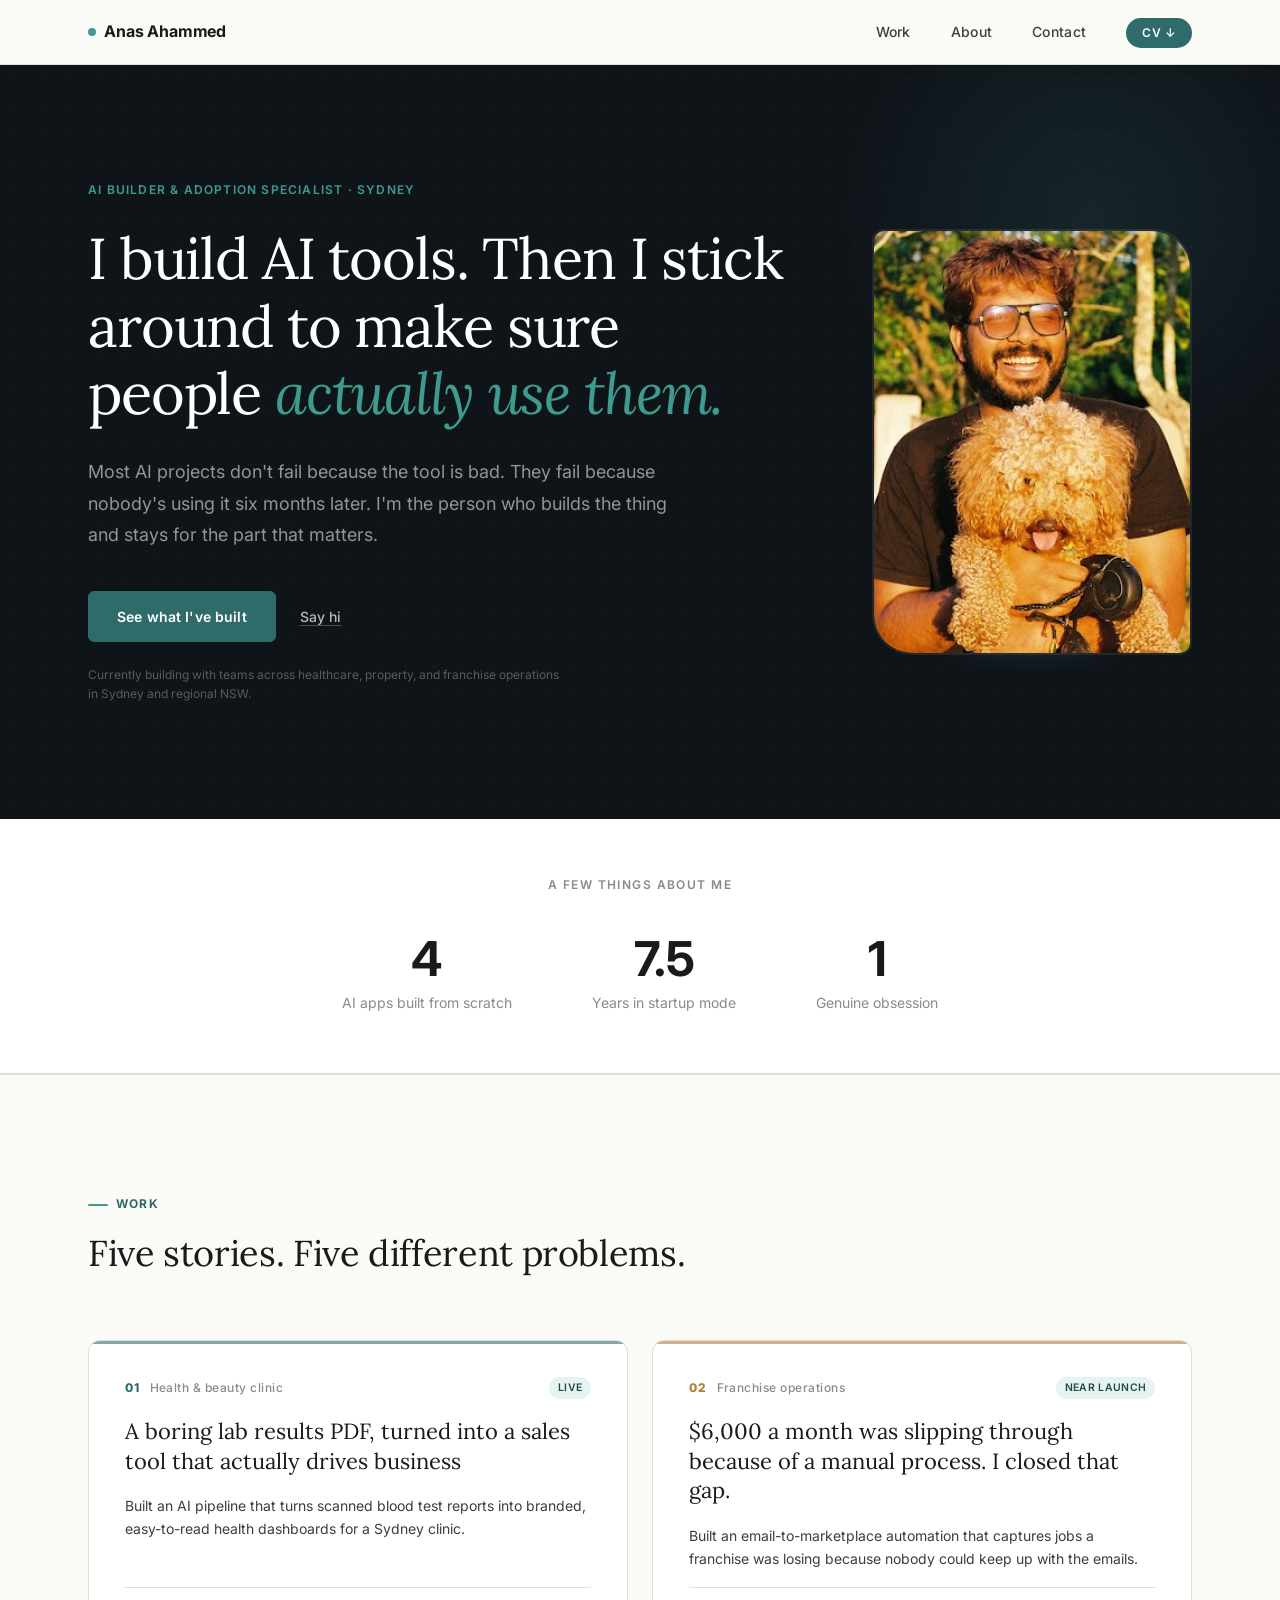
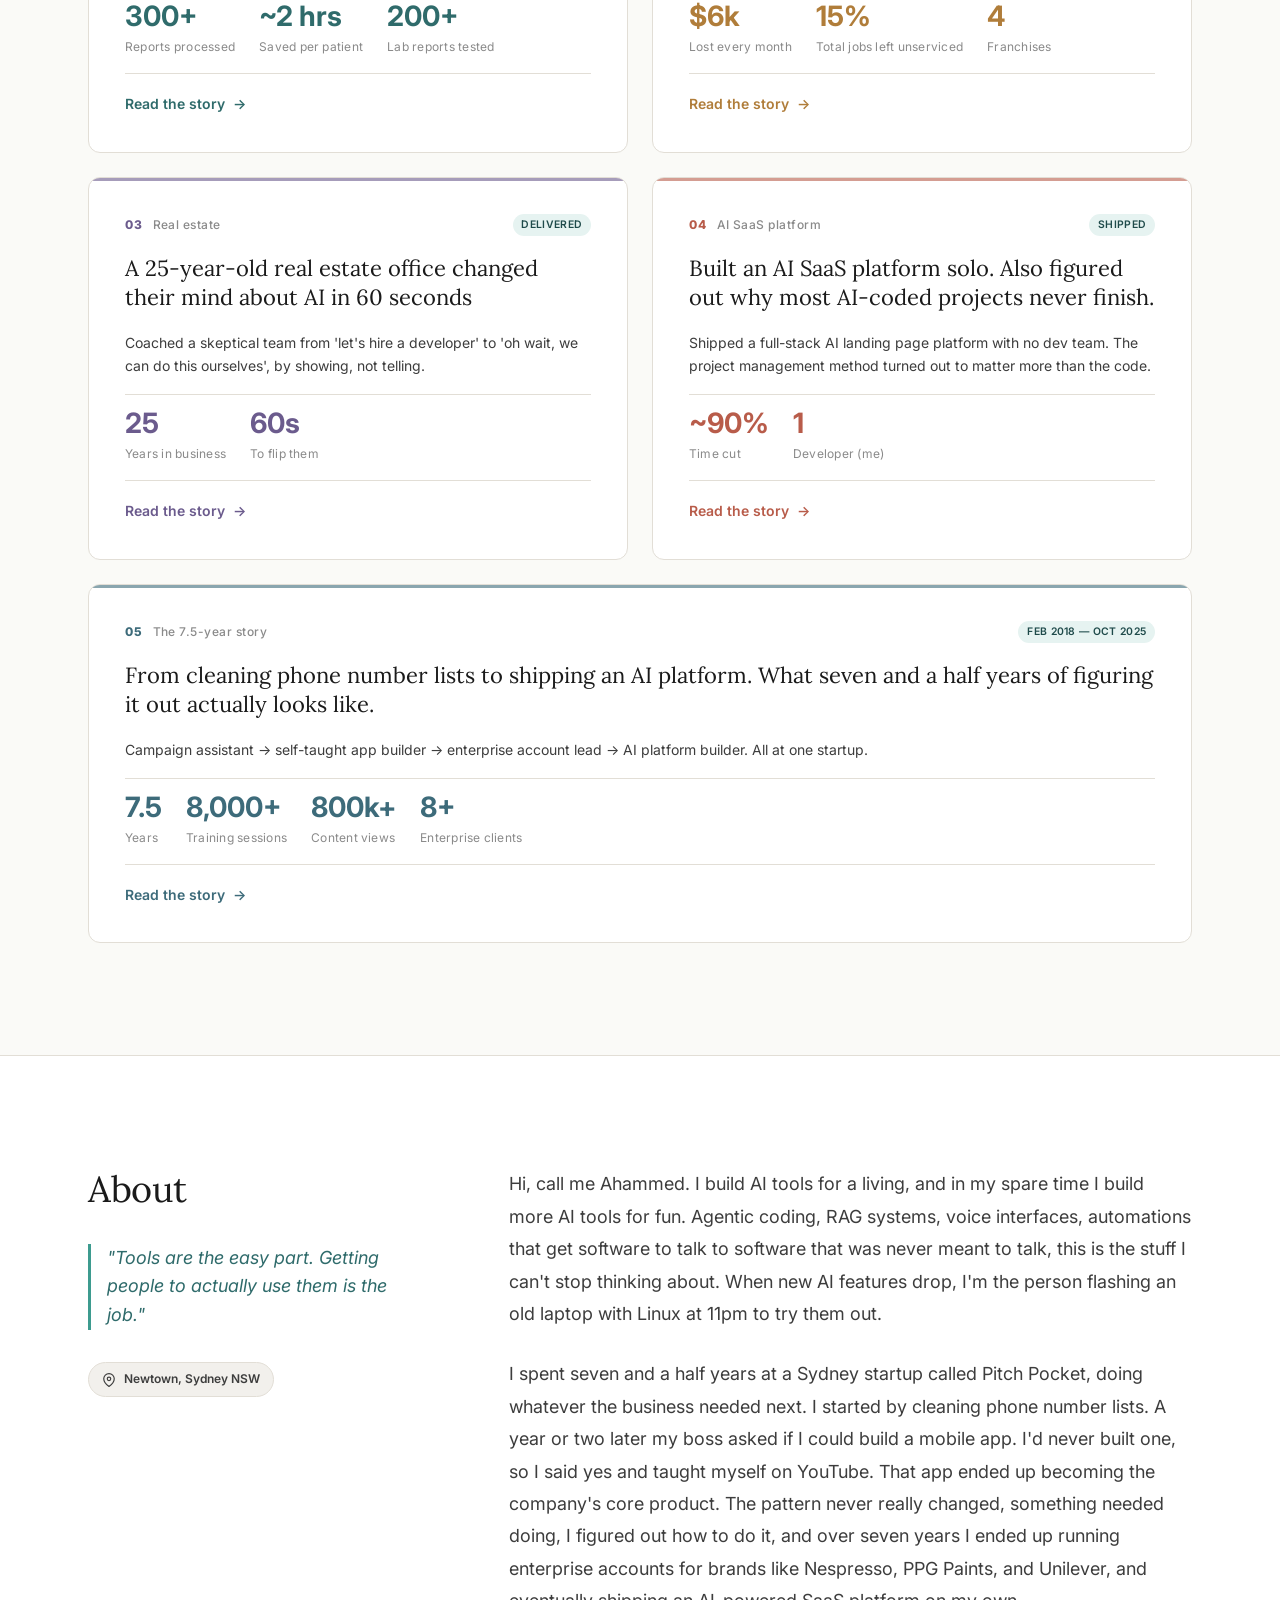
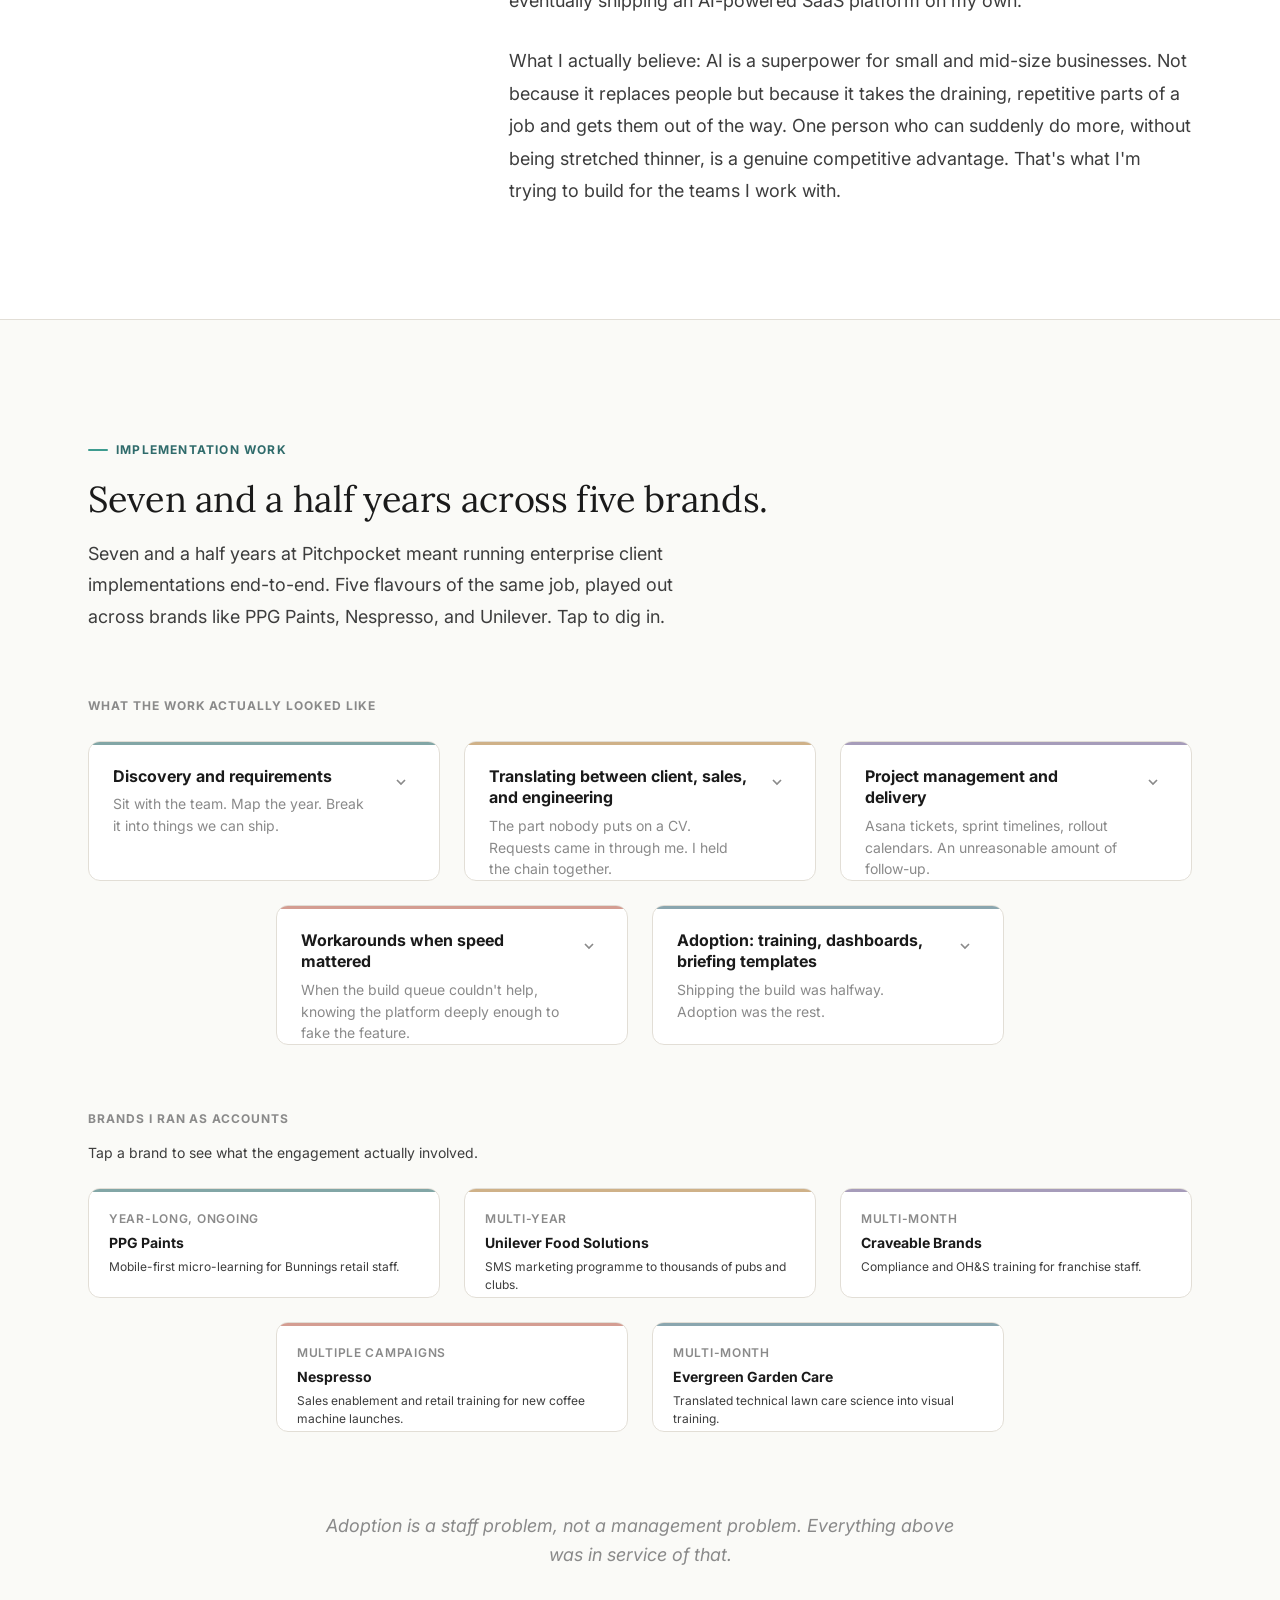
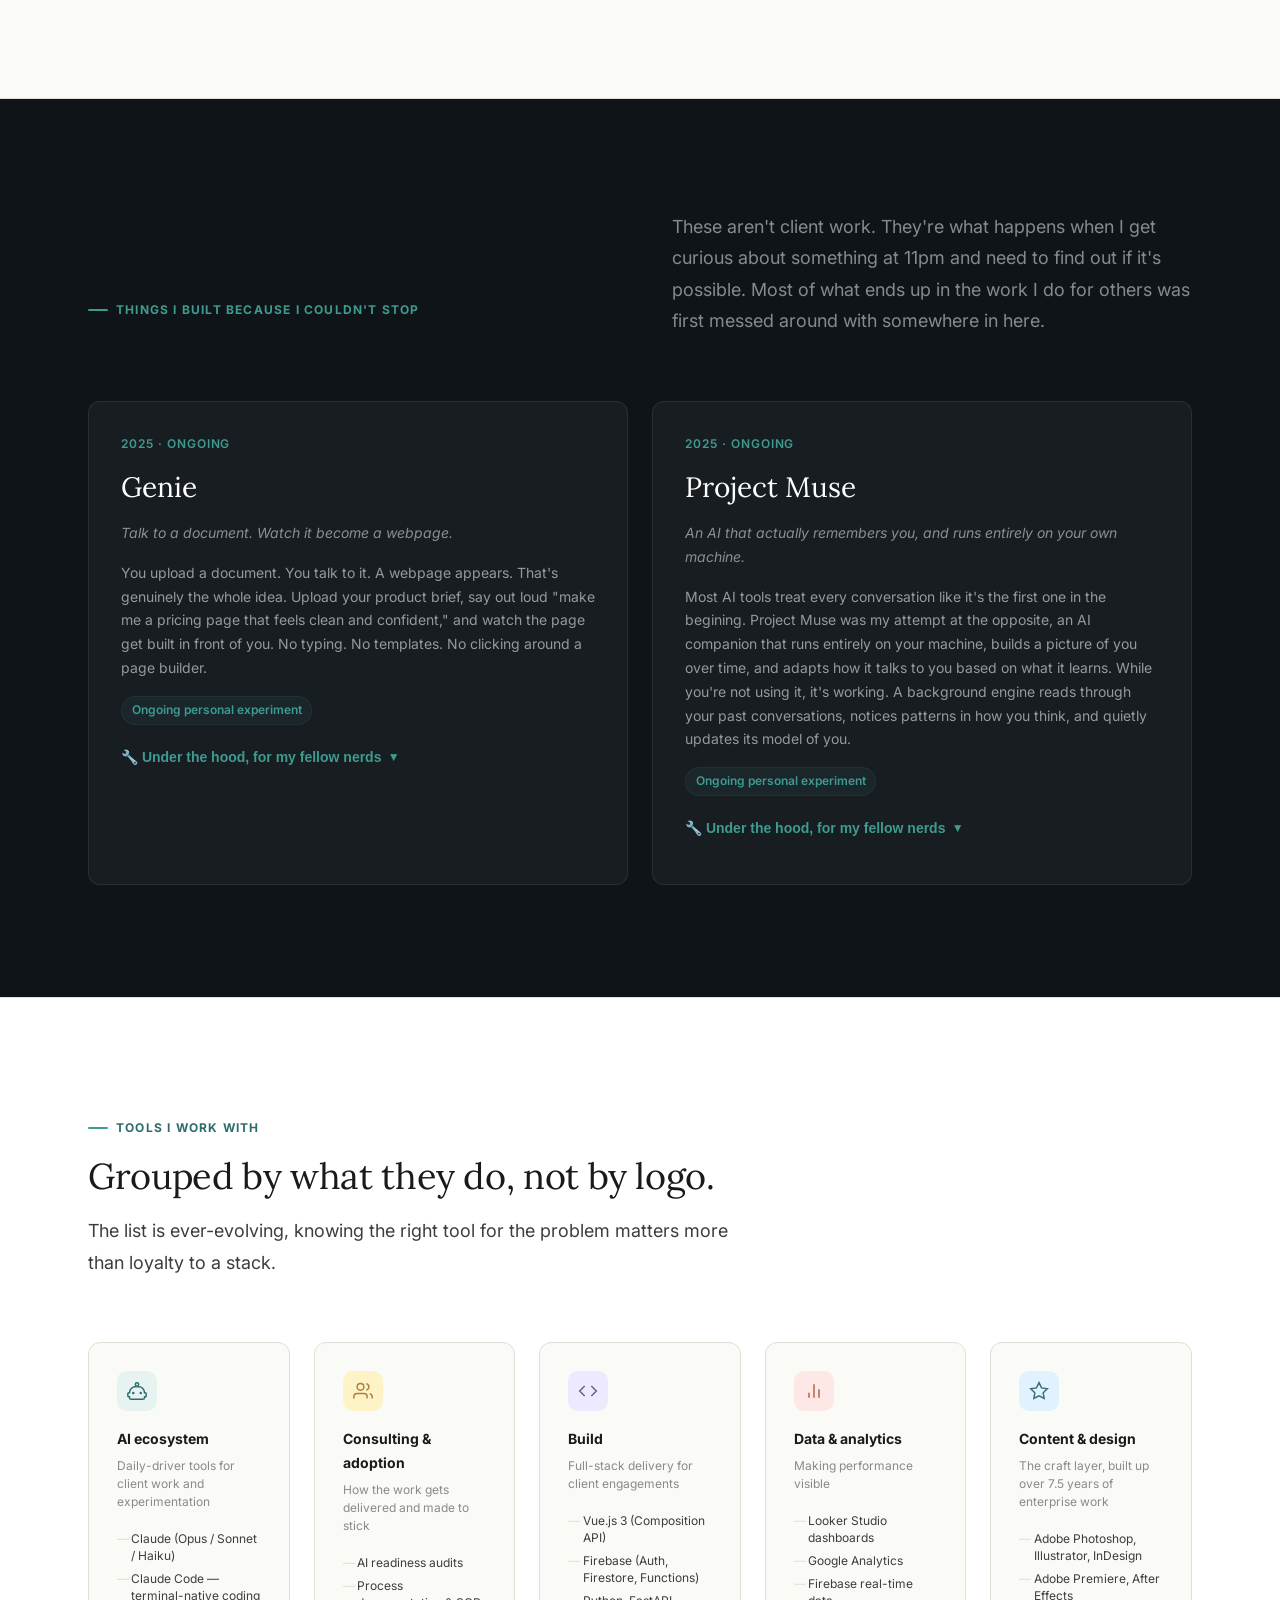
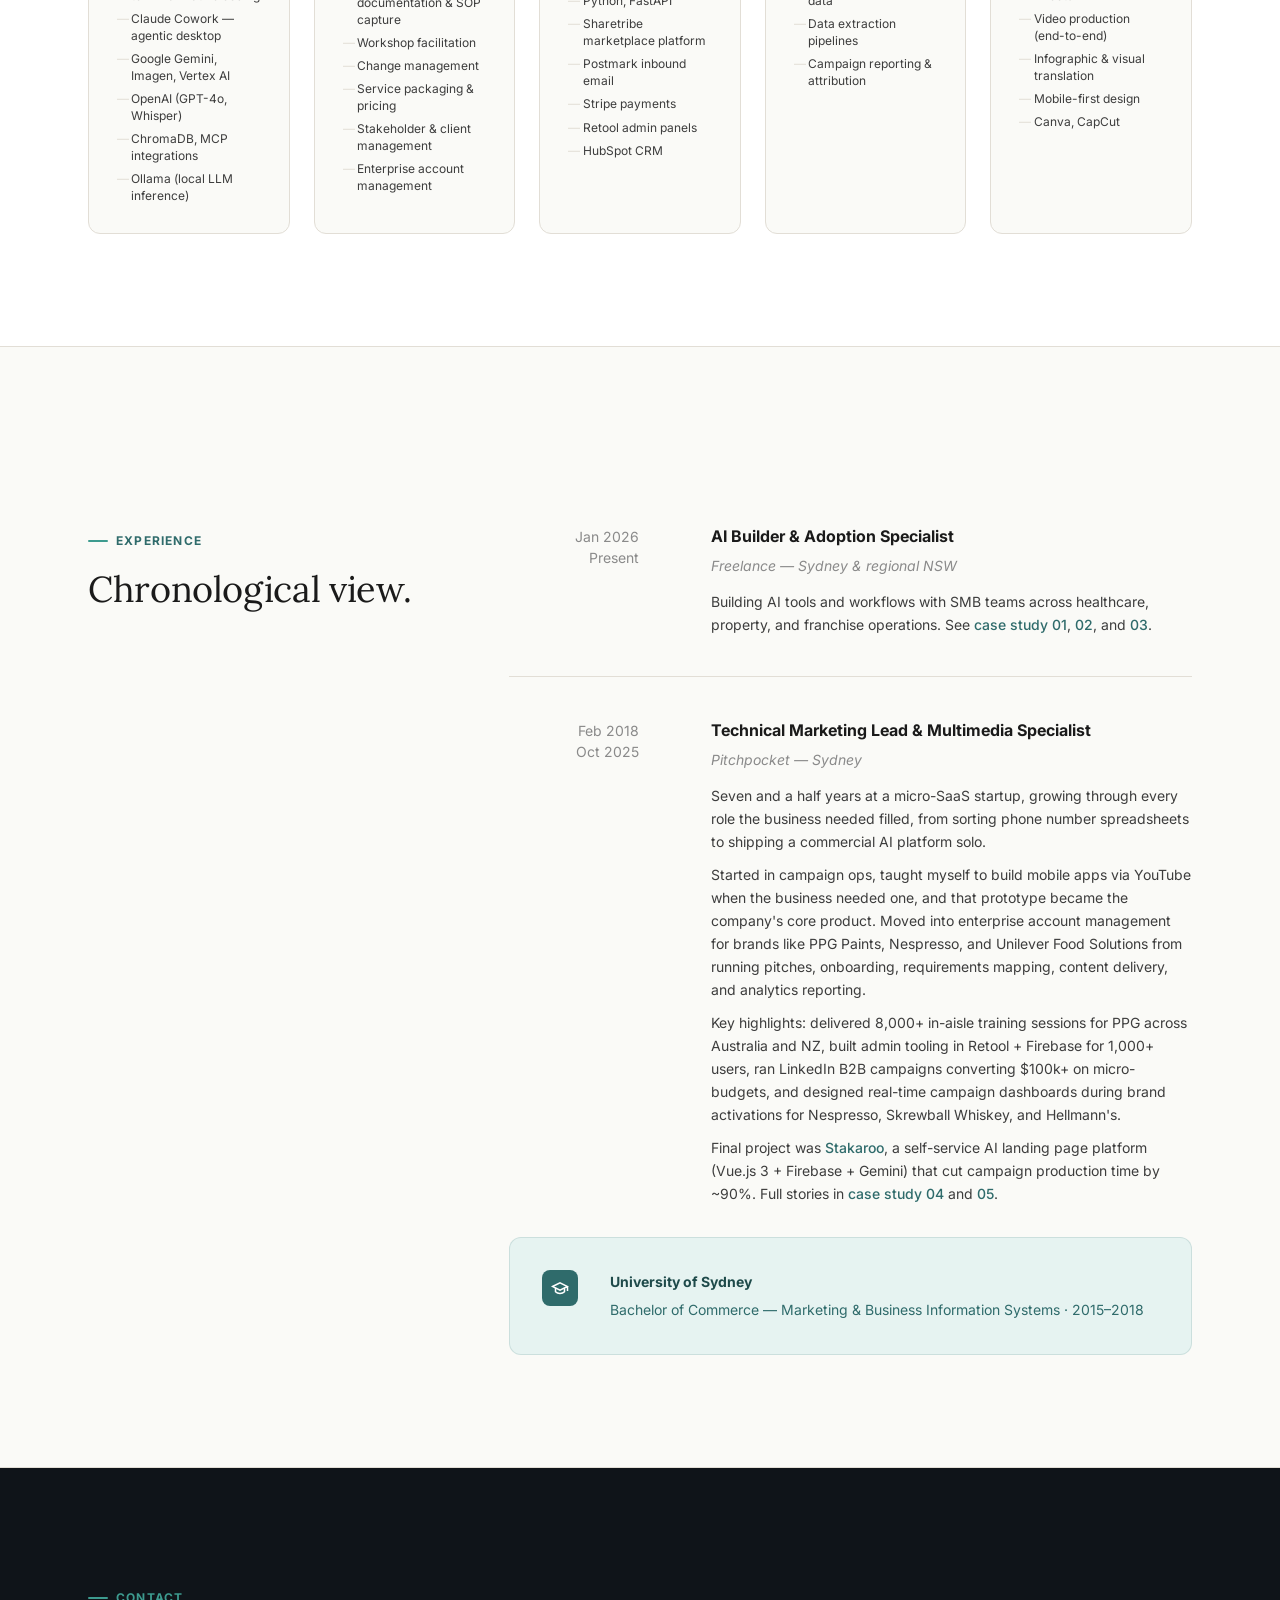
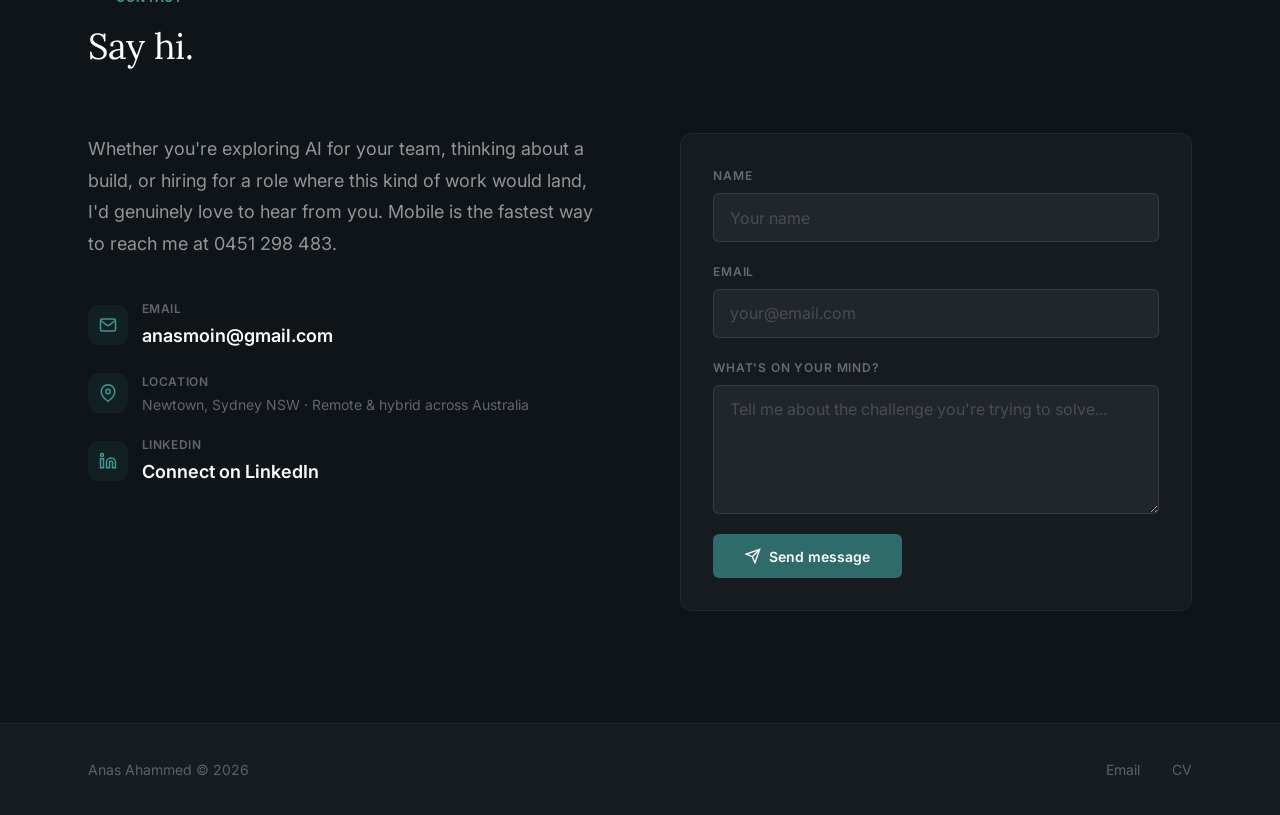
<file: index.html>
<!DOCTYPE html>
<html lang="en">

<head>
    <meta charset="UTF-8">
    <meta name="viewport" content="width=device-width, initial-scale=1.0">
    <title>Anas Ahammed — AI Builder & Adoption Specialist, Sydney</title>
    <meta name="description" content="I build AI tools for small and mid-size teams, and I stick around to make sure people actually use them. Based in Sydney.">
    <link rel="icon" type="image/x-icon" href="favicon.ico">
    <link rel="icon" type="image/png" sizes="32x32" href="favicon-32x32.png">
    <link rel="apple-touch-icon" sizes="180x180" href="apple-touch-icon.png">
    <link rel="stylesheet" href="style.css">
</head>

<body>

    <!-- ======================================================
         NAVIGATION
         ====================================================== -->

    <header class="site-nav" role="banner">
        <div class="nav-inner">
            <a href="index.html" class="nav-logo">Anas Ahammed</a>
            <ul class="nav-links" id="navLinks">
                <li><a href="#case-studies">Work</a></li>
                <li><a href="#about">About</a></li>
                <li><a href="#contact">Contact</a></li>
                <li><a href="cv.html" class="nav-cv">CV ↓</a></li>
            </ul>
            <button class="nav-toggle" id="navToggle" aria-label="Toggle navigation" aria-expanded="false">
                <span></span>
                <span></span>
                <span></span>
            </button>
        </div>
    </header>

    <main>

        <!-- ====================================================
             HERO
             ==================================================== -->

        <section class="hero" id="home">
            <div class="container">
                <div class="hero__inner">
                    <div>
                        <span class="hero__eyebrow reveal">AI Builder & Adoption Specialist · Sydney</span>
                        <h1 class="hero__headline reveal reveal--delay-1">
                            I build AI tools. Then I stick around to make sure people <em>actually use them.</em>
                        </h1>
                        <p class="hero__sub reveal reveal--delay-2">
                            Most AI projects don't fail because the tool is bad. They fail because nobody's using it six months later. I'm the person who builds the thing and stays for the part that matters.
                        </p>
                        <div class="hero__ctas reveal reveal--delay-3">
                            <a href="#case-studies" class="btn btn--primary">See what I've built</a>
                            <a href="#contact" class="btn btn--text">Say hi</a>
                        </div>
                        <p class="hero__caption reveal reveal--delay-4">
                            Currently building with teams across healthcare, property, and franchise operations in Sydney and regional NSW.
                        </p>
                    </div>
                    <div class="hero__portrait-wrap reveal reveal--delay-2">
                        <img src="portrait.JPG" alt="Anas Ahammed — AI Builder & Adoption Specialist" class="hero__portrait">
                    </div>
                </div>
            </div>
        </section>

        <!-- ====================================================
             FACTS BAR — "A few things about me"
             ==================================================== -->

        <div class="facts-bar" aria-label="A few things about me">
            <p class="facts-bar__label">A few things about me</p>
            <div class="facts-bar__grid">
                <div class="fact-item reveal">
                    <span class="fact-item__value" data-count="4">4</span>
                    <span class="fact-item__label">AI apps built from scratch</span>
                    <span class="fact-item__tooltip">Including a full SaaS platform, solo</span>
                </div>
                <div class="fact-item reveal reveal--delay-1">
                    <span class="fact-item__value" data-count="7.5">7.5</span>
                    <span class="fact-item__label">Years in startup mode</span>
                    <span class="fact-item__tooltip">One company, every role it needed</span>
                </div>
                <div class="fact-item reveal reveal--delay-2">
                    <span class="fact-item__value" data-count="1">1</span>
                    <span class="fact-item__label">Genuine obsession</span>
                    <span class="fact-item__tooltip">Making AI work for real people, not demos</span>
                </div>
            </div>
        </div>

        <!-- ====================================================
             CASE STUDIES
             ==================================================== -->

        <section id="case-studies">
            <div class="container">
                <p class="section-label reveal">Work</p>
                <h2 class="section-heading reveal reveal--delay-1">Five stories. Five different problems.</h2>

                <div class="case-grid">

                    <!-- Case 01 -->
                    <a class="case-card reveal" href="case/sydney-health-clinic.html">
                        <div class="case-card__meta">
                            <span class="case-card__num">01</span>
                            <span class="case-card__tag">Health & beauty clinic</span>
                            <span class="case-card__status">Live</span>
                        </div>
                        <h3 class="case-card__headline">
                            A boring lab results PDF, turned into a sales tool that actually drives business
                        </h3>
                        <p class="case-card__summary">
                            Built an AI pipeline that turns scanned blood test reports into branded, easy-to-read health dashboards for a Sydney clinic.
                        </p>
                        <div class="case-card__facts">
                            <div class="case-fact">
                                <span class="case-fact__value">300+</span>
                                <span class="case-fact__label">Reports processed</span>
                            </div>
                            <div class="case-fact">
                                <span class="case-fact__value">~2 hrs</span>
                                <span class="case-fact__label">Saved per patient</span>
                            </div>
                            <div class="case-fact">
                                <span class="case-fact__value">200+</span>
                                <span class="case-fact__label">Lab reports tested</span>
                            </div>
                        </div>
                        <span class="case-card__cta">Read the story <span class="case-card__arrow">→</span></span>
                    </a>

                    <!-- Case 02 -->
                    <a class="case-card reveal reveal--delay-1" href="case/franchise-network.html">
                        <div class="case-card__meta">
                            <span class="case-card__num">02</span>
                            <span class="case-card__tag">Franchise operations</span>
                            <span class="case-card__status">Near launch</span>
                        </div>
                        <h3 class="case-card__headline">
                            $6,000 a month was slipping through because of a manual process. I closed that gap.
                        </h3>
                        <p class="case-card__summary">
                            Built an email-to-marketplace automation that captures jobs a franchise was losing because nobody could keep up with the emails.
                        </p>
                        <div class="case-card__facts">
                            <div class="case-fact">
                                <span class="case-fact__value">$6k</span>
                                <span class="case-fact__label">Lost every month</span>
                            </div>
                            <div class="case-fact">
                                <span class="case-fact__value">15%</span>
                                <span class="case-fact__label">Total jobs left unserviced</span>
                            </div>
                            <div class="case-fact">
                                <span class="case-fact__value">4</span>
                                <span class="case-fact__label">Franchises</span>
                            </div>
                        </div>
                        <span class="case-card__cta">Read the story <span class="case-card__arrow">→</span></span>
                    </a>

                    <!-- Case 03 -->
                    <a class="case-card reveal" href="case/regional-real-estate.html">
                        <div class="case-card__meta">
                            <span class="case-card__num">03</span>
                            <span class="case-card__tag">Real estate</span>
                            <span class="case-card__status">Delivered</span>
                        </div>
                        <h3 class="case-card__headline">
                            A 25-year-old real estate office changed their mind about AI in 60 seconds
                        </h3>
                        <p class="case-card__summary">
                            Coached a skeptical team from 'let's hire a developer' to 'oh wait, we can do this ourselves', by showing, not telling.
                        </p>
                        <div class="case-card__facts">
                            <div class="case-fact">
                                <span class="case-fact__value">25</span>
                                <span class="case-fact__label">Years in business</span>
                            </div>
                            <div class="case-fact">
                                <span class="case-fact__value">60s</span>
                                <span class="case-fact__label">To flip them</span>
                            </div>
                        </div>
                        <span class="case-card__cta">Read the story <span class="case-card__arrow">→</span></span>
                    </a>

                    <!-- Case 04 -->
                    <a class="case-card reveal reveal--delay-1" href="case/stakaroo.html">
                        <div class="case-card__meta">
                            <span class="case-card__num">04</span>
                            <span class="case-card__tag">AI SaaS platform</span>
                            <span class="case-card__status">Shipped</span>
                        </div>
                        <h3 class="case-card__headline">
                            Built an AI SaaS platform solo. Also figured out why most AI-coded projects never finish.
                        </h3>
                        <p class="case-card__summary">
                            Shipped a full-stack AI landing page platform with no dev team. The project management method turned out to matter more than the code.
                        </p>
                        <div class="case-card__facts">
                            <div class="case-fact">
                                <span class="case-fact__value">~90%</span>
                                <span class="case-fact__label">Time cut</span>
                            </div>
                            <div class="case-fact">
                                <span class="case-fact__value">1</span>
                                <span class="case-fact__label">Developer (me)</span>
                            </div>  
                        </div>
                        <span class="case-card__cta">Read the story <span class="case-card__arrow">→</span></span>
                    </a>

                    <!-- Case 05 — full width -->
                    <a class="case-card reveal" href="case/pitchpocket.html" style="grid-column: 1 / -1;">
                        <div class="case-card__meta">
                            <span class="case-card__num">05</span>
                            <span class="case-card__tag">The 7.5-year story</span>
                            <span class="case-card__status">Feb 2018 — Oct 2025</span>
                        </div>
                        <h3 class="case-card__headline">
                            From cleaning phone number lists to shipping an AI platform. What seven and a half years of figuring it out actually looks like.
                        </h3>
                        <p class="case-card__summary">
                            Campaign assistant → self-taught app builder → enterprise account lead → AI platform builder. All at one startup.
                        </p>
                        <div class="case-card__facts">
                            <div class="case-fact">
                                <span class="case-fact__value">7.5</span>
                                <span class="case-fact__label">Years</span>
                            </div>
                            <div class="case-fact">
                                <span class="case-fact__value">8,000+</span>
                                <span class="case-fact__label">Training sessions</span>
                            </div>
                            <div class="case-fact">
                                <span class="case-fact__value">800k+</span>
                                <span class="case-fact__label">Content views</span>
                            </div>
                            <div class="case-fact">
                                <span class="case-fact__value">8+</span>
                                <span class="case-fact__label">Enterprise clients</span>
                            </div>
                        </div>
                        <span class="case-card__cta">Read the story <span class="case-card__arrow">→</span></span>
                    </a>

                </div>
            </div>
        </section>

        <!-- ====================================================
             ABOUT
             ==================================================== -->

        <section id="about">
            <div class="container">
                <div class="about-grid">
                    <div class="about-sidebar reveal">
                        <h2 class="about-sidebar__heading">About</h2>
                        <p class="about-sidebar__philosophy">"Tools are the easy part. Getting people to actually use them is the job."</p>
                        <span class="about-sidebar__badge">
                            <svg width="14" height="14" viewBox="0 0 24 24" fill="none" stroke="currentColor" stroke-width="2"><path d="M21 10c0 7-9 13-9 13s-9-6-9-13a9 9 0 0 1 18 0z"/><circle cx="12" cy="10" r="3"/></svg>
                            Newtown, Sydney NSW
                        </span>
                    </div>
                    <div class="about-body">
                        <p class="reveal">
                            Hi, call me Ahammed. I build AI tools for a living, and in my spare time I build more AI tools for fun. Agentic coding, RAG systems, voice interfaces, automations that get software to talk to software that was never meant to talk, this is the stuff I can't stop thinking about. When new AI features drop, I'm the person flashing an old laptop with Linux at 11pm to try them out.
                        </p>
                        <p class="reveal reveal--delay-1">
                            I spent seven and a half years at a Sydney startup called Pitch Pocket, doing whatever the business needed next. I started by cleaning phone number lists. A year or two later my boss asked if I could build a mobile app. I'd never built one, so I said yes and taught myself on YouTube. That app ended up becoming the company's core product. The pattern never really changed, something needed doing, I figured out how to do it, and over seven years I ended up running enterprise accounts for brands like Nespresso, PPG Paints, and Unilever, and eventually shipping an AI-powered SaaS platform on my own.
                        </p>
                        <p class="reveal reveal--delay-2">
                            What I actually believe: AI is a superpower for small and mid-size businesses. Not because it replaces people but because it takes the draining, repetitive parts of a job and gets them out of the way. One person who can suddenly do more, without being stretched thinner, is a genuine competitive advantage. That's what I'm trying to build for the teams I work with.
                        </p>
                    </div>
                </div>
            </div>
        </section>

        <!-- ====================================================
             IMPLEMENTATION WORK
             ==================================================== -->

        <section id="implementation-work">
            <div class="container">
                <p class="section-label reveal">Implementation work</p>
                <h2 class="section-heading reveal reveal--delay-1">Seven and a half years across five brands.</h2>
                <p class="section-intro reveal reveal--delay-2">Seven and a half years at Pitchpocket meant running enterprise client implementations end-to-end. Five flavours of the same job, played out across brands like PPG Paints, Nespresso, and Unilever. Tap to dig in.</p>

                <!-- Flavour cards -->
                <p class="impl-sub-label reveal">What the work actually looked like</p>

                <div class="flavour-grid">

                    <!-- Flavour 01 -->
                    <div class="flavour-card reveal" role="button" tabindex="0" aria-expanded="false" aria-controls="flavour-01-body" id="flavour-01">
                        <div class="flavour-card__header">
                            <div>
                                <h3 class="flavour-card__label">Discovery and requirements</h3>
                                <p class="flavour-card__oneliner">Sit with the team. Map the year. Break it into things we can ship.</p>
                            </div>
                            <span class="flavour-card__chevron" aria-hidden="true">
                                <svg width="16" height="16" viewBox="0 0 24 24" fill="none" stroke="currentColor" stroke-width="2.5"><polyline points="6 9 12 15 18 9"/></svg>
                            </span>
                        </div>
                        <div class="flavour-card__body" id="flavour-01-body">
                            <div class="flavour-card__body-inner">
                                <p>With PPG it was sitting with the L&amp;D team and breaking annual training goals into five-minute, in-aisle, mobile-delivered modules. With Nespresso it was the marketing team, working out what made each new coffee machine different and how that should sound to retail staff. With Unilever it was the brand team, mapping what offers they wanted to push to thousands of pubs and clubs and what data they needed back.</p>
                                <p>Internally, the same discipline went the other way. Before the dev team built anything, I'd write user stories, sketch wireframes, write the requirements doc.</p>
                                <div class="flavour-card__callout">
                                    <p>The brief on day one is almost never the brief by week three.</p>
                                </div>
                            </div>
                        </div>
                    </div>

                    <!-- Flavour 02 -->
                    <div class="flavour-card reveal reveal--delay-1" role="button" tabindex="0" aria-expanded="false" aria-controls="flavour-02-body" id="flavour-02">
                        <div class="flavour-card__header">
                            <div>
                                <h3 class="flavour-card__label">Translating between client, sales, and engineering</h3>
                                <p class="flavour-card__oneliner">The part nobody puts on a CV. Requests came in through me. I held the chain together.</p>
                            </div>
                            <span class="flavour-card__chevron" aria-hidden="true">
                                <svg width="16" height="16" viewBox="0 0 24 24" fill="none" stroke="currentColor" stroke-width="2.5"><polyline points="6 9 12 15 18 9"/></svg>
                            </span>
                        </div>
                        <div class="flavour-card__body" id="flavour-02-body">
                            <div class="flavour-card__body-inner">
                                <p>Client asks for something new. I'd work out what they actually needed (often a different thing from what they'd asked for), write a proposed solution, and pass it to my manager. He was the decision-maker. He'd weigh whether it fit our roadmap, what it would cost, whether it was a contract conversation.</p>
                                <p>Money involved? Sales got looped in. Build call? Quote from the dev team. Then I'd go back to the client with a plan, a timeline, and a price.</p>
                                <div class="flavour-card__callout">
                                    <p>Clients don't care about your sprint backlog. Engineers don't care about a brand's campaign deadline. Making them meet is the work.</p>
                                </div>
                            </div>
                        </div>
                    </div>

                    <!-- Flavour 03 -->
                    <div class="flavour-card reveal" role="button" tabindex="0" aria-expanded="false" aria-controls="flavour-03-body" id="flavour-03">
                        <div class="flavour-card__header">
                            <div>
                                <h3 class="flavour-card__label">Project management and delivery</h3>
                                <p class="flavour-card__oneliner">Asana tickets, sprint timelines, rollout calendars. An unreasonable amount of follow-up.</p>
                            </div>
                            <span class="flavour-card__chevron" aria-hidden="true">
                                <svg width="16" height="16" viewBox="0 0 24 24" fill="none" stroke="currentColor" stroke-width="2.5"><polyline points="6 9 12 15 18 9"/></svg>
                            </span>
                        </div>
                        <div class="flavour-card__body" id="flavour-03-body">
                            <div class="flavour-card__body-inner">
                                <p>Build the project plan with the client, schedule what's getting delivered when, brief the dev team, test the work myself before the client saw it, run feedback loops until it was right.</p>
                                <p>On top of that, every engagement had a monthly cadence. Analytics report, performance review, what's next.</p>
                                <div class="flavour-card__callout">
                                    <p>Clients renew because the reporting was on time and someone was on top of what's coming. Not because of one big moment.</p>
                                </div>
                            </div>
                        </div>
                    </div>

                    <!-- Flavour 04 -->
                    <div class="flavour-card reveal reveal--delay-1" role="button" tabindex="0" aria-expanded="false" aria-controls="flavour-04-body" id="flavour-04">
                        <div class="flavour-card__header">
                            <div>
                                <h3 class="flavour-card__label">Workarounds when speed mattered</h3>
                                <p class="flavour-card__oneliner">When the build queue couldn't help, knowing the platform deeply enough to fake the feature.</p>
                            </div>
                            <span class="flavour-card__chevron" aria-hidden="true">
                                <svg width="16" height="16" viewBox="0 0 24 24" fill="none" stroke="currentColor" stroke-width="2.5"><polyline points="6 9 12 15 18 9"/></svg>
                            </span>
                        </div>
                        <div class="flavour-card__body" id="flavour-04-body">
                            <div class="flavour-card__body-inner">
                                <p>Best example: PPG wanted to run an actual interactive learning module. Five-minute training, multiple-choice questions, answers revealed at the end. The proper feature was weeks away.</p>
                                <p>We didn't have time. So I built it from parts we already had. A chain of landing pages, linked together with custom URI schemes, arranged so tapping an answer pulled up the next page in the sequence. From a staff member's phone, it looked like a single learning module with quiz logic. It was actually about eight landing pages duct-taped together with URL parameters.</p>
                                <p>Client unblocked this week. Real feature scoped and shipped a few weeks later. Relationship kept moving.</p>
                                <div class="flavour-card__callout">
                                    <p>The most useful thing in an implementation is knowing exactly how the platform you're selling actually works. That's where the workarounds live.</p>
                                </div>
                            </div>
                        </div>
                    </div>

                    <!-- Flavour 05 -->
                    <div class="flavour-card reveal" role="button" tabindex="0" aria-expanded="false" aria-controls="flavour-05-body" id="flavour-05">
                        <div class="flavour-card__header">
                            <div>
                                <h3 class="flavour-card__label">Adoption: training, dashboards, briefing templates</h3>
                                <p class="flavour-card__oneliner">Shipping the build was halfway. Adoption was the rest.</p>
                            </div>
                            <span class="flavour-card__chevron" aria-hidden="true">
                                <svg width="16" height="16" viewBox="0 0 24 24" fill="none" stroke="currentColor" stroke-width="2.5"><polyline points="6 9 12 15 18 9"/></svg>
                            </span>
                        </div>
                        <div class="flavour-card__body" id="flavour-05-body">
                            <div class="flavour-card__body-inner">
                                <p>Trained client staff to use the app, ran live and virtual onboarding for groups of up to fifty, monitored uptime, reached out proactively when something broke. Built real-time dashboards so PPG could see training session completion across Bunnings stores in AU/NZ, and Unilever could see SMS engagement and promotion redemptions as they happened.</p>
                                <p>The single highest-leverage thing I built: a PowerPoint briefing template. Clients filled in a familiar PowerPoint with the information we needed to brief a new module. PPG used it themselves to brief new training landing pages, which kept the programme producing content without me as the bottleneck.</p>
                                <div class="flavour-card__callout">
                                    <p>If the client ends up doing the thing themselves, that's the win. They own the system, and you're not the single point of failure.</p>
                                </div>
                            </div>
                        </div>
                    </div>

                </div>

                <!-- Brand tiles -->
                <p class="impl-sub-label reveal">Brands I ran as accounts</p>
                <p class="impl-sub-intro reveal">Tap a brand to see what the engagement actually involved.</p>

                <div class="brand-grid">

                    <!-- Brand 01 -->
                    <div class="brand-tile reveal" role="button" tabindex="0" aria-expanded="false" aria-controls="brand-01-body" id="brand-01">
                        <div class="brand-tile__header">
                            <span class="brand-tile__duration">Year-long, ongoing</span>
                            <h3 class="brand-tile__name">PPG Paints</h3>
                            <p class="brand-tile__tagline">Mobile-first micro-learning for Bunnings retail staff.</p>
                        </div>
                        <div class="brand-tile__body" id="brand-01-body">
                            <div class="brand-tile__body-inner">
                                <p>Sat with their L&amp;D team to map annual training goals, broke them into modules, shipped landing-page-based training that staff completed on their phones during quiet moments on the shop floor. 8,000+ training sessions across Australia and New Zealand, 10+ products, real-time national visibility for the brand. Built the briefing template the L&amp;D team used themselves.</p>
                            </div>
                        </div>
                    </div>

                    <!-- Brand 02 -->
                    <div class="brand-tile reveal reveal--delay-1" role="button" tabindex="0" aria-expanded="false" aria-controls="brand-02-body" id="brand-02">
                        <div class="brand-tile__header">
                            <span class="brand-tile__duration">Multi-year</span>
                            <h3 class="brand-tile__name">Unilever Food Solutions</h3>
                            <p class="brand-tile__tagline">SMS marketing programme to thousands of pubs and clubs.</p>
                        </div>
                        <div class="brand-tile__body" id="brand-02-body">
                            <div class="brand-tile__body-inner">
                                <p>They'd send promotional offers and digital assets. I'd reformat each one as a mobile-optimised landing page, build the form mechanics, push it through their app accounts, report back on uptake and engagement. Worked closely with our internal sales team to scope new features each cycle to keep growing the contract. Did video editing in-house too, turning their static images into GIFs and short-form content.</p>
                            </div>
                        </div>
                    </div>

                    <!-- Brand 03 -->
                    <div class="brand-tile reveal" role="button" tabindex="0" aria-expanded="false" aria-controls="brand-03-body" id="brand-03">
                        <div class="brand-tile__header">
                            <span class="brand-tile__duration">Multi-month</span>
                            <h3 class="brand-tile__name">Craveable Brands</h3>
                            <p class="brand-tile__tagline">Compliance and OH&amp;S training for franchise staff.</p>
                        </div>
                        <div class="brand-tile__body" id="brand-03-body">
                            <div class="brand-tile__body-inner">
                                <p>Sat with their compliance team to identify the specific health and safety points franchise staff needed to retain. Translated each topic into infographics, GIFs, and short videos. Pushed to staff phones, broken into modules they ticked off as they went. Gave Craveable visibility into compliance training completion across the franchise network.</p>
                            </div>
                        </div>
                    </div>

                    <!-- Brand 04 -->
                    <div class="brand-tile reveal reveal--delay-1" role="button" tabindex="0" aria-expanded="false" aria-controls="brand-04-body" id="brand-04">
                        <div class="brand-tile__header">
                            <span class="brand-tile__duration">Multiple campaigns</span>
                            <h3 class="brand-tile__name">Nespresso</h3>
                            <p class="brand-tile__tagline">Sales enablement and retail training for new coffee machine launches.</p>
                        </div>
                        <div class="brand-tile__body" id="brand-04-body">
                            <div class="brand-tile__body-inner">
                                <p>For each launch, sat with the marketing team to identify what was different about the new model, what mattered for retail staff to communicate, and how that should be packaged for the customer. Created landing pages, sales enablement materials, and product training content per launch.</p>
                            </div>
                        </div>
                    </div>

                    <!-- Brand 05 -->
                    <div class="brand-tile reveal" role="button" tabindex="0" aria-expanded="false" aria-controls="brand-05-body" id="brand-05">
                        <div class="brand-tile__header">
                            <span class="brand-tile__duration">Multi-month</span>
                            <h3 class="brand-tile__name">Evergreen Garden Care</h3>
                            <p class="brand-tile__tagline">Translated technical lawn care science into visual training.</p>
                        </div>
                        <div class="brand-tile__body" id="brand-05-body">
                            <div class="brand-tile__body-inner">
                                <p>Same shape as PPG. Sit with the L&amp;D and product teams, break the science down into formats that work on a staff member's phone, deliver via the platform, monitor adoption.</p>
                            </div>
                        </div>
                    </div>

                </div>

                <!-- Closing line -->
                <p class="impl-closing reveal">Adoption is a staff problem, not a management problem. Everything above was in service of that.</p>

            </div>
        </section>

        <!-- ====================================================
             PROJECTS — dark section
             ==================================================== -->

        <section id="projects">
            <div class="container">
                <div class="projects-intro">
                    <div>
                        <p class="section-label reveal">Things I built because I couldn't stop</p>
                    </div>
                    <p class="section-intro reveal">
                        These aren't client work. They're what happens when I get curious about something at 11pm and need to find out if it's possible. Most of what ends up in the work I do for others was first messed around with somewhere in here.
                    </p>
                </div>

                <div class="project-cards">

                    <!-- Genie -->
                    <div class="project-card reveal">
                        <span class="project-card__year">2025 · Ongoing</span>
                        <h3 class="project-card__title">Genie</h3>
                        <p class="project-card__subtitle">Talk to a document. Watch it become a webpage.</p>
                        <p class="project-card__summary">
                            You upload a document. You talk to it. A webpage appears. That's genuinely the whole idea. Upload your product brief, say out loud "make me a pricing page that feels clean and confident," and watch the page get built in front of you. No typing. No templates. No clicking around a page builder.
                        </p>
                        <span class="project-card__status">Ongoing personal experiment</span>
                        <button class="project-card__expand-btn" aria-expanded="false" aria-controls="genie-detail">
                            🔧 Under the hood, for my fellow nerds <span class="chevron">▼</span>
                        </button>
                        <div class="project-card__detail" id="genie-detail">
                            <div class="project-card__detail-inner">
                                <div>
                                    <p>The voice part was harder than it sounds. Browser audio cuts out after a few seconds, so I built around that with chunked recording and live transcription via OpenAI Whisper. You can speak continuously and the system holds on.</p>
                                    <p>Grounding was the other hard problem. Without careful architecture, the model confidently fills in gaps. So I built a retrieval system on ChromaDB and Sentence Transformers that chunks your uploaded material, scores relevance, and only lets the model generate from what you actually provided.</p>
                                    <p>On top of that, a custom MCP-style pipeline that classifies intent, expands vague voice queries into targeted vector searches, and routes tasks to the most cost-effective model. Plus a post-generation validator that audits HTML and injects Tailwind animations, GPU optimisations, and ARIA accessibility without another LLM call.</p>
                                    <table class="tech-table">
                                        <tr><td>Backend</td><td>Python, FastAPI, SQLite, SQLAlchemy</td></tr>
                                        <tr><td>AI / ML</td><td>OpenAI (GPT-4o, Whisper), ChromaDB, Sentence Transformers</td></tr>
                                        <tr><td>Frontend</td><td>Vanilla JS, HTML5, Web Audio API, Tailwind CSS</td></tr>
                                        <tr><td>Architecture</td><td>RAG, custom MCP routing, vector embeddings</td></tr>
                                    </table>
                                    <div class="tech-pills">
                                        <span class="tech-pill">OpenAI Whisper</span>
                                        <span class="tech-pill">GPT-4o</span>
                                        <span class="tech-pill">ChromaDB</span>
                                        <span class="tech-pill">FastAPI</span>
                                        <span class="tech-pill">Tailwind CSS</span>
                                    </div>
                                </div>
                            </div>
                        </div>
                    </div>

                    <!-- Project Muse -->
                    <div class="project-card reveal reveal--delay-1">
                        <span class="project-card__year">2025 · Ongoing</span>
                        <h3 class="project-card__title">Project Muse</h3>
                        <p class="project-card__subtitle">An AI that actually remembers you, and runs entirely on your own machine.</p>
                        <p class="project-card__summary">
                            Most AI tools treat every conversation like it's the first one in the begining. Project Muse was my attempt at the opposite, an AI companion that runs entirely on your machine, builds a picture of you over time, and adapts how it talks to you based on what it learns. While you're not using it, it's working. A background engine reads through your past conversations, notices patterns in how you think, and quietly updates its model of you.
                        </p>
                        <span class="project-card__status">Ongoing personal experiment</span>
                        <button class="project-card__expand-btn" aria-expanded="false" aria-controls="muse-detail">
                            🔧 Under the hood, for my fellow nerds <span class="chevron">▼</span>
                        </button>
                        <div class="project-card__detail" id="muse-detail">
                            <div class="project-card__detail-inner">
                                <div>
                                    <p>Core architecture is an asynchronous AgentCoordinator that routes user input to specialised domain agents (Psychology, Philosophy, Literature, Cinema). The coordinator decides whether a single-agent or synthesised multi-agent response better fits the context.</p>
                                    <p>The real novelty is the RuminationEngine, a background process that runs during downtime, analyses queued interactions, extracts emotional indicators and topic preferences, and updates a persistent psyche profile modelled on the Big Five (OCEAN).</p>
                                    <p>Everything runs 100% locally. Ollama for LLM inference (Qwen models), ChromaDB for vector memory. Zero data leaves the machine. A RAG system grounds the AI's identity by pulling from curated literary texts (Oscar Wilde-inspired, because why not). And a Three.js/WebGL frontend visualises agent activity in real-time 3D.</p>
                                    <table class="tech-table">
                                        <tr><td>Core</td><td>Python, asyncio</td></tr>
                                        <tr><td>AI / ML</td><td>Ollama (local LLMs), ChromaDB (vector DB)</td></tr>
                                        <tr><td>APIs & data</td><td>Open-Meteo, Geopy, Suntime</td></tr>
                                        <tr><td>Visualisation</td><td>HTML5, Three.js, WebGL</td></tr>
                                        <tr><td>Architecture</td><td>Multi-agent system, RAG, background processing</td></tr>
                                    </table>
                                    <div class="tech-pills">
                                        <span class="tech-pill">Ollama</span>
                                        <span class="tech-pill">ChromaDB</span>
                                        <span class="tech-pill">Python asyncio</span>
                                        <span class="tech-pill">Three.js</span>
                                    </div>
                                </div>
                            </div>
                        </div>
                    </div>

                </div>
            </div>
        </section>

        <!-- ====================================================
             CAPABILITIES
             ==================================================== -->

        <section id="capabilities">
            <div class="container">
                <p class="section-label reveal">Tools I work with</p>
                <h2 class="section-heading reveal reveal--delay-1">Grouped by what they do, not by logo.</h2>
                <p class="section-intro reveal reveal--delay-2">The list is ever-evolving, knowing the right tool for the problem matters more than loyalty to a stack.</p>

                <div class="cap-grid">

                    <div class="cap-card reveal">
                        <div class="cap-card__icon">
                            <svg viewBox="0 0 24 24" fill="none" stroke="currentColor" stroke-width="1.75">
                                <path d="M12 2a2 2 0 0 1 2 2c0 .74-.4 1.39-1 1.73V7h1a7 7 0 0 1 7 7h1a1 1 0 0 1 1 1v3a1 1 0 0 1-1 1h-1v1a2 2 0 0 1-2 2H5a2 2 0 0 1-2-2v-1H2a1 1 0 0 1-1-1v-3a1 1 0 0 1 1-1h1a7 7 0 0 1 7-7h1V5.73c-.6-.34-1-.99-1-1.73a2 2 0 0 1 2-2z"/>
                                <circle cx="7.5" cy="14.5" r="1.5" fill="currentColor" stroke="none"/>
                                <circle cx="16.5" cy="14.5" r="1.5" fill="currentColor" stroke="none"/>
                            </svg>
                        </div>
                        <p class="cap-card__name">AI ecosystem</p>
                        <p class="cap-card__desc">Daily-driver tools for client work and experimentation</p>
                        <ul class="cap-card__tools">
                            <li>Claude (Opus / Sonnet / Haiku)</li>
                            <li>Claude Code — terminal-native coding</li>
                            <li>Claude Cowork — agentic desktop</li>
                            <li>Google Gemini, Imagen, Vertex AI</li>
                            <li>OpenAI (GPT-4o, Whisper)</li>
                            <li>ChromaDB, MCP integrations</li>
                            <li>Ollama (local LLM inference)</li>
                        </ul>
                    </div>

                    <div class="cap-card reveal reveal--delay-1">
                        <div class="cap-card__icon">
                            <svg viewBox="0 0 24 24" fill="none" stroke="currentColor" stroke-width="1.75">
                                <path d="M17 21v-2a4 4 0 0 0-4-4H5a4 4 0 0 0-4 4v2"/>
                                <circle cx="9" cy="7" r="4"/>
                                <path d="M23 21v-2a4 4 0 0 0-3-3.87"/>
                                <path d="M16 3.13a4 4 0 0 1 0 7.75"/>
                            </svg>
                        </div>
                        <p class="cap-card__name">Consulting & adoption</p>
                        <p class="cap-card__desc">How the work gets delivered and made to stick</p>
                        <ul class="cap-card__tools">
                            <li>AI readiness audits</li>
                            <li>Process documentation & SOP capture</li>
                            <li>Workshop facilitation</li>
                            <li>Change management</li>
                            <li>Service packaging & pricing</li>
                            <li>Stakeholder & client management</li>
                            <li>Enterprise account management</li>
                        </ul>
                    </div>

                    <div class="cap-card reveal reveal--delay-2">
                        <div class="cap-card__icon">
                            <svg viewBox="0 0 24 24" fill="none" stroke="currentColor" stroke-width="1.75">
                                <polyline points="16 18 22 12 16 6"/>
                                <polyline points="8 6 2 12 8 18"/>
                            </svg>
                        </div>
                        <p class="cap-card__name">Build</p>
                        <p class="cap-card__desc">Full-stack delivery for client engagements</p>
                        <ul class="cap-card__tools">
                            <li>Vue.js 3 (Composition API)</li>
                            <li>Firebase (Auth, Firestore, Functions)</li>
                            <li>Python, FastAPI</li>
                            <li>Sharetribe marketplace platform</li>
                            <li>Postmark inbound email</li>
                            <li>Stripe payments</li>
                            <li>Retool admin panels</li>
                            <li>HubSpot CRM</li>
                        </ul>
                    </div>

                    <div class="cap-card reveal reveal--delay-3">
                        <div class="cap-card__icon">
                            <svg viewBox="0 0 24 24" fill="none" stroke="currentColor" stroke-width="1.75">
                                <line x1="18" y1="20" x2="18" y2="10"/>
                                <line x1="12" y1="20" x2="12" y2="4"/>
                                <line x1="6" y1="20" x2="6" y2="14"/>
                            </svg>
                        </div>
                        <p class="cap-card__name">Data & analytics</p>
                        <p class="cap-card__desc">Making performance visible</p>
                        <ul class="cap-card__tools">
                            <li>Looker Studio dashboards</li>
                            <li>Google Analytics</li>
                            <li>Firebase real-time data</li>
                            <li>Data extraction pipelines</li>
                            <li>Campaign reporting & attribution</li>
                        </ul>
                    </div>

                    <div class="cap-card reveal reveal--delay-4">
                        <div class="cap-card__icon">
                            <svg viewBox="0 0 24 24" fill="none" stroke="currentColor" stroke-width="1.75">
                                <polygon points="12 2 15.09 8.26 22 9.27 17 14.14 18.18 21.02 12 17.77 5.82 21.02 7 14.14 2 9.27 8.91 8.26 12 2"/>
                            </svg>
                        </div>
                        <p class="cap-card__name">Content & design</p>
                        <p class="cap-card__desc">The craft layer, built up over 7.5 years of enterprise work</p>
                        <ul class="cap-card__tools">
                            <li>Adobe Photoshop, Illustrator, InDesign</li>
                            <li>Adobe Premiere, After Effects</li>
                            <li>Video production (end-to-end)</li>
                            <li>Infographic & visual translation</li>
                            <li>Mobile-first design</li>
                            <li>Canva, CapCut</li>
                        </ul>
                    </div>

                </div>
            </div>
        </section>

        <!-- ====================================================
             EXPERIENCE
             ==================================================== -->

        <section id="experience">
            <div class="container">
                <div class="exp-grid">
                    <div>
                        <p class="section-label reveal">Experience</p>
                        <h2 class="section-heading reveal reveal--delay-1">Chronological view.</h2>
                    </div>
                    <div>
                        <div class="exp-entries">

                            <div class="exp-entry reveal">
                                <div class="exp-dates">
                                    <span>Jan 2026</span><br>
                                    <span>Present</span>
                                </div>
                                <div class="exp-content">
                                    <p class="exp-role">AI Builder & Adoption Specialist</p>
                                    <p class="exp-org">Freelance — Sydney & regional NSW</p>
                                    <p class="exp-summary">Building AI tools and workflows with SMB teams across healthcare, property, and franchise operations. See <a href="case/sydney-health-clinic.html">case study 01</a>, <a href="case/franchise-network.html">02</a>, and <a href="case/regional-real-estate.html">03</a>.</p>
                                </div>
                            </div>

                            <div class="exp-entry reveal reveal--delay-1">
                                <div class="exp-dates">
                                    <span>Feb 2018</span><br>
                                    <span>Oct 2025</span>
                                </div>
                                <div class="exp-content">
                                    <p class="exp-role">Technical Marketing Lead & Multimedia Specialist</p>
                                    <p class="exp-org">Pitchpocket — Sydney</p>
                                    <p class="exp-summary">Seven and a half years at a micro-SaaS startup, growing through every role the business needed filled, from sorting phone number spreadsheets to shipping a commercial AI platform solo.</p>
                                    <p class="exp-summary" style="margin-top: 0.6rem;">Started in campaign ops, taught myself to build mobile apps via YouTube when the business needed one, and that prototype became the company's core product. Moved into enterprise account management for brands like PPG Paints, Nespresso, and Unilever Food Solutions from running pitches, onboarding, requirements mapping, content delivery, and analytics reporting.</p>
                                    <p class="exp-summary" style="margin-top: 0.6rem;">Key highlights: delivered 8,000+ in-aisle training sessions for PPG across Australia and NZ, built admin tooling in Retool + Firebase for 1,000+ users, ran LinkedIn B2B campaigns converting $100k+ on micro-budgets, and designed real-time campaign dashboards during brand activations for Nespresso, Skrewball Whiskey, and Hellmann's.</p>
                                    <p class="exp-summary" style="margin-top: 0.6rem;">Final project was <a href="case/stakaroo.html">Stakaroo</a>, a self-service AI landing page platform (Vue.js 3 + Firebase + Gemini) that cut campaign production time by ~90%. Full stories in <a href="case/stakaroo.html">case study 04</a> and <a href="case/pitchpocket.html">05</a>.</p>
                                </div>
                            </div>

                        </div>

                        <div class="education-block reveal">
                            <div class="education-block__icon">
                                <svg viewBox="0 0 24 24" fill="none" stroke="currentColor" stroke-width="2" width="18" height="18">
                                    <path d="M22 10v6M2 10l10-5 10 5-10 5z"/>
                                    <path d="M6 12v5c3 3 9 3 12 0v-5"/>
                                </svg>
                            </div>
                            <div>
                                <p class="education-block__inst">University of Sydney</p>
                                <p class="education-block__qual">Bachelor of Commerce — Marketing & Business Information Systems · 2015–2018</p>
                            </div>
                        </div>
                    </div>
                </div>
            </div>
        </section>

        <!-- ====================================================
             CONTACT
             ==================================================== -->

        <section id="contact">
            <div class="container">
                <p class="section-label reveal">Contact</p>
                <h2 class="section-heading reveal reveal--delay-1">Say hi.</h2>

                <div class="contact-grid">
                    <div class="reveal reveal--delay-1">
                        <p class="contact-left__intro">
                            Whether you're exploring AI for your team, thinking about a build, or hiring for a role where this kind of work would land, I'd genuinely love to hear from you. Mobile is the fastest way to reach me at 0451 298 483. 
                        </p>

                        <div class="contact-detail">
                            <div class="contact-detail__icon">
                                <svg viewBox="0 0 24 24" fill="none" stroke="currentColor" stroke-width="2" width="18" height="18">
                                    <path d="M4 4h16c1.1 0 2 .9 2 2v12c0 1.1-.9 2-2 2H4c-1.1 0-2-.9-2-2V6c0-1.1.9-2 2-2z"/>
                                    <polyline points="22,6 12,13 2,6"/>
                                </svg>
                            </div>
                            <div>
                                <span class="contact-detail__label">Email</span>
                                <a href="mailto:anasmoin@gmail.com" class="contact-email">anasmoin@gmail.com</a>
                            </div>
                        </div>

                        <div class="contact-detail">
                            <div class="contact-detail__icon">
                                <svg viewBox="0 0 24 24" fill="none" stroke="currentColor" stroke-width="2" width="18" height="18">
                                    <path d="M21 10c0 7-9 13-9 13s-9-6-9-13a9 9 0 0 1 18 0z"/>
                                    <circle cx="12" cy="10" r="3"/>
                                </svg>
                            </div>
                            <div>
                                <span class="contact-detail__label">Location</span>
                                <p class="contact-note" style="margin:0;">Newtown, Sydney NSW · Remote & hybrid across Australia</p>
                            </div>
                        </div>

                        <div class="contact-detail">
                            <div class="contact-detail__icon">
                                <svg viewBox="0 0 24 24" fill="none" stroke="currentColor" stroke-width="2" width="18" height="18">
                                    <path d="M16 8a6 6 0 0 1 6 6v7h-4v-7a2 2 0 0 0-2-2 2 2 0 0 0-2 2v7h-4v-7a6 6 0 0 1 6-6z"/>
                                    <rect x="2" y="9" width="4" height="12"/>
                                    <circle cx="4" cy="4" r="2"/>
                                </svg>
                            </div>
                            <div>
                                <span class="contact-detail__label">LinkedIn</span>
                                <a href="https://www.linkedin.com/in/anas-ahammed-4787b8144/" class="contact-email" target="_blank" rel="noopener">Connect on LinkedIn</a>
                            </div>
                        </div>
                    </div>

                    <form class="contact-form reveal reveal--delay-2" id="contactForm" action="https://api.web3forms.com/submit" method="POST">
                        <input type="hidden" name="access_key" value="961a9122-576e-4a35-a3fc-67e0daaed2f2">
                        <input type="hidden" name="subject" value="New message from portfolio site">
                        <input type="hidden" name="from_name" value="Portfolio Contact Form">
                        <input type="checkbox" name="botcheck" class="hidden" style="display:none;">
                        <div class="form-field">
                            <label for="name">Name</label>
                            <input type="text" id="name" name="name" placeholder="Your name" required>
                        </div>
                        <div class="form-field">
                            <label for="email">Email</label>
                            <input type="email" id="email" name="email" placeholder="your@email.com" required>
                        </div>
                        <div class="form-field">
                            <label for="message">What's on your mind?</label>
                            <textarea id="message" name="message" rows="5" placeholder="Tell me about the challenge you're trying to solve..." required></textarea>
                        </div>
                        <button type="submit" class="btn--submit" id="submitBtn">
                            <svg viewBox="0 0 24 24" fill="none" stroke="currentColor" stroke-width="2" width="16" height="16"><line x1="22" y1="2" x2="11" y2="13"/><polygon points="22 2 15 22 11 13 2 9 22 2"/></svg>
                            Send message
                        </button>
                        <p class="form-status" id="formStatus" style="display:none; font-size: 0.85rem; margin-top: 0.5rem;"></p>
                    </form>
                </div>
            </div>
        </section>

    </main>

    <!-- ======================================================
         FOOTER
         ====================================================== -->

    <footer class="site-footer">
        <div class="footer-inner">
            <span class="footer-name">Anas Ahammed © 2026</span>
            <ul class="footer-links">
                <li><a href="mailto:anasmoin@gmail.com">Email</a></li>
                <li><a href="cv.html">CV</a></li>
            </ul>
        </div>
    </footer>

    <script>
        // ── Scroll reveal ──────────────────────────────────────────
        const observer = new IntersectionObserver((entries) => {
            entries.forEach(entry => {
                if (entry.isIntersecting) {
                    entry.target.classList.add('is-visible');
                    observer.unobserve(entry.target);
                }
            });
        }, { threshold: 0.08, rootMargin: '0px 0px -40px 0px' });

        document.querySelectorAll('.reveal').forEach(el => observer.observe(el));

        // ── Mobile nav toggle ──────────────────────────────────────
        const toggle = document.getElementById('navToggle');
        const navLinks = document.getElementById('navLinks');

        toggle.addEventListener('click', () => {
            const isOpen = navLinks.classList.toggle('is-open');
            toggle.setAttribute('aria-expanded', isOpen);
        });

        navLinks.querySelectorAll('a').forEach(a => {
            a.addEventListener('click', () => {
                navLinks.classList.remove('is-open');
                toggle.setAttribute('aria-expanded', 'false');
            });
        });

        // ── Project expand/collapse (smooth) ───────────────────────
        document.querySelectorAll('.project-card__expand-btn').forEach(btn => {
            btn.addEventListener('click', () => {
                const targetId = btn.getAttribute('aria-controls');
                const detail = document.getElementById(targetId);
                const isOpen = detail.classList.toggle('is-open');
                btn.setAttribute('aria-expanded', isOpen);
            });
        });

        // ── Flavour card toggle (single-open-swap — one at a time) ──
        function toggleFlavourCard(card) {
            const isExpanded = card.getAttribute('aria-expanded') === 'true';
            // Close all other flavour cards first
            document.querySelectorAll('.flavour-card').forEach(other => {
                if (other !== card) {
                    other.setAttribute('aria-expanded', 'false');
                }
            });
            // Toggle the clicked card
            card.setAttribute('aria-expanded', !isExpanded);
        }

        document.querySelectorAll('.flavour-card').forEach(card => {
            card.addEventListener('click', () => toggleFlavourCard(card));
            card.addEventListener('keydown', (e) => {
                if (e.key === 'Enter' || e.key === ' ') {
                    e.preventDefault();
                    toggleFlavourCard(card);
                }
            });
        });

        // ── Brand tile toggle (single-open-swap — one at a time) ────
        function toggleBrandTile(tile) {
            const isExpanded = tile.getAttribute('aria-expanded') === 'true';
            // Close all other tiles first
            document.querySelectorAll('.brand-tile').forEach(other => {
                if (other !== tile) {
                    other.setAttribute('aria-expanded', 'false');
                }
            });
            // Toggle the clicked tile
            tile.setAttribute('aria-expanded', !isExpanded);
        }

        document.querySelectorAll('.brand-tile').forEach(tile => {
            tile.addEventListener('click', () => toggleBrandTile(tile));
            tile.addEventListener('keydown', (e) => {
                if (e.key === 'Enter' || e.key === ' ') {
                    e.preventDefault();
                    toggleBrandTile(tile);
                }
            });
        });

        // ── Count-up animation on facts ────────────────────────────
        const countObserver = new IntersectionObserver((entries) => {
            entries.forEach(entry => {
                if (entry.isIntersecting) {
                    const el = entry.target;
                    const target = parseFloat(el.dataset.count);
                    if (isNaN(target)) return;
                    const isFloat = target % 1 !== 0;
                    const duration = 800;
                    const start = performance.now();

                    function tick(now) {
                        const progress = Math.min((now - start) / duration, 1);
                        const eased = 1 - Math.pow(1 - progress, 3); // ease-out cubic
                        const current = target * eased;
                        el.textContent = isFloat ? current.toFixed(1) : Math.round(current);
                        if (progress < 1) requestAnimationFrame(tick);
                    }

                    requestAnimationFrame(tick);
                    countObserver.unobserve(el);
                }
            });
        }, { threshold: 0.5 });

        document.querySelectorAll('[data-count]').forEach(el => countObserver.observe(el));

        // ── Contact form (Web3Forms) ─────────────────────────────────
        document.getElementById('contactForm').addEventListener('submit', async function(e) {
            e.preventDefault();
            const btn = document.getElementById('submitBtn');
            const status = document.getElementById('formStatus');
            const form = this;

            // Show loading state
            btn.disabled = true;
            btn.innerHTML = `<svg width="16" height="16" viewBox="0 0 24 24" fill="none" stroke="currentColor" stroke-width="2" style="animation: spin 1s linear infinite;"><path d="M21 12a9 9 0 1 1-6.219-8.56"/></svg> Sending...`;
            status.style.display = 'none';

            try {
                const response = await fetch('https://api.web3forms.com/submit', {
                    method: 'POST',
                    headers: { 'Content-Type': 'application/json', 'Accept': 'application/json' },
                    body: JSON.stringify(Object.fromEntries(new FormData(form)))
                });
                const data = await response.json();

                if (data.success) {
                    btn.innerHTML = `<svg viewBox="0 0 24 24" fill="none" stroke="currentColor" stroke-width="2.5" width="16" height="16"><polyline points="20 6 9 17 4 12"/></svg> Message sent`;
                    btn.style.background = '#1e4a4a';
                    status.textContent = "Thanks! I'll get back to you soon.";
                    status.style.color = 'rgba(255,255,255,0.6)';
                    status.style.display = 'block';
                    form.reset();
                } else {
                    throw new Error(data.message || 'Something went wrong');
                }
            } catch (err) {
                btn.innerHTML = `<svg viewBox="0 0 24 24" fill="none" stroke="currentColor" stroke-width="2" width="16" height="16"><line x1="22" y1="2" x2="11" y2="13"/><polygon points="22 2 15 22 11 13 2 9 22 2"/></svg> Try again`;
                btn.disabled = false;
                btn.style.background = '';
                status.textContent = 'Failed to send. Please try again or email me directly.';
                status.style.color = '#e57373';
                status.style.display = 'block';
            }
        });
    </script>

</body>
</html>
</file>
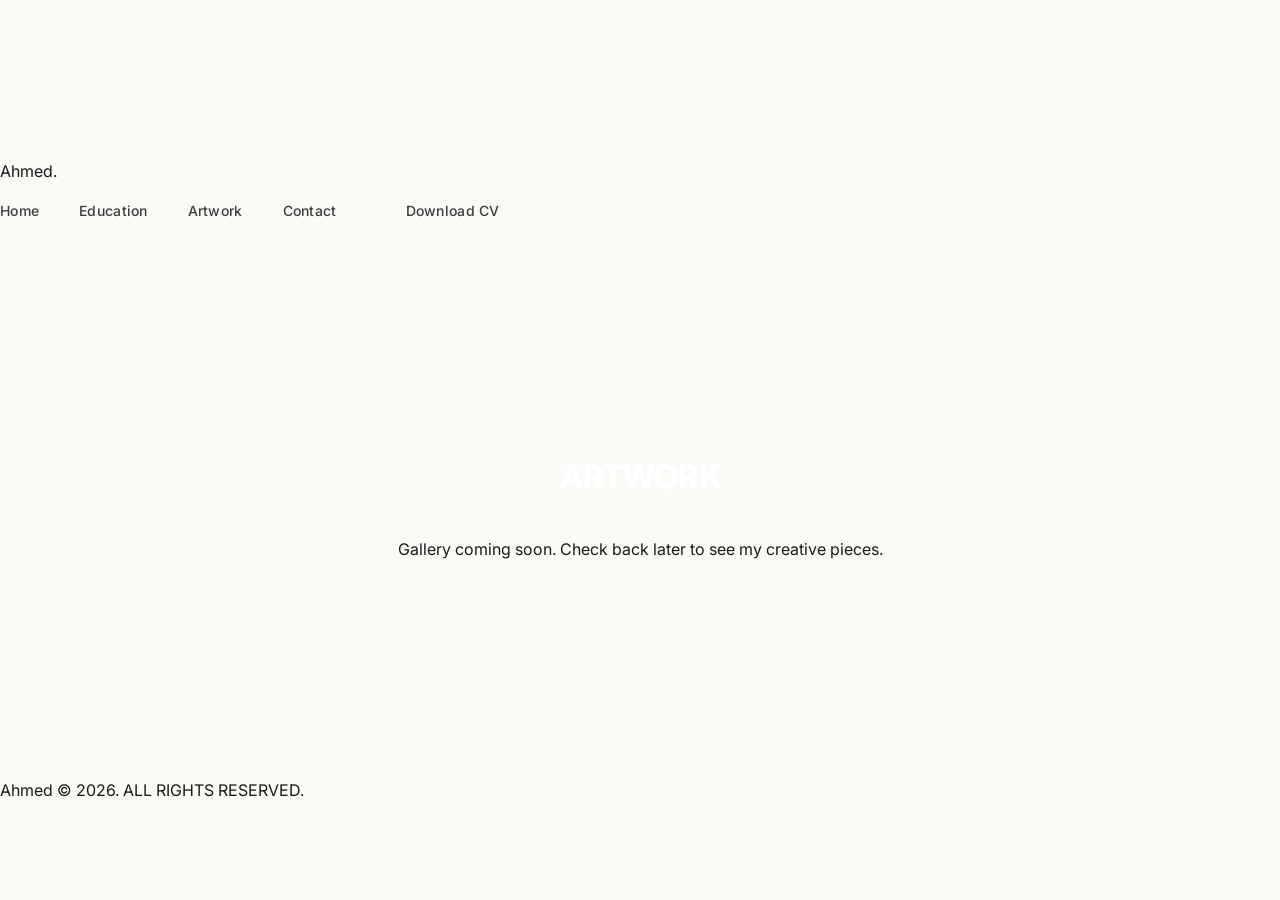
<file: artwork.html>
<!DOCTYPE html>
<html lang="en">
<head>
    <meta charset="UTF-8">
    <meta name="viewport" content="width=device-width, initial-scale=1.0">
    <title>Artwork - Ahmed</title>
    <link href="https://fonts.googleapis.com/css2?family=Unbounded:wght@400;700;900&family=Space+Mono:ital,wght@0,400;0,700;1,400;1,700&display=swap" rel="stylesheet">
    <link rel="stylesheet" href="style.css">
</head>
<body>
    <svg class="filter-container">
        <defs>
            <filter id="charcoal-shader">
                <feTurbulence type="fractalNoise" baseFrequency="0.9" numOctaves="4" result="noise" />
                <feColorMatrix type="matrix" values="0 0 0 0 0   0 0 0 0 0   0 0 0 0 0  0 0 0 0.4 0" />
                <feComposite operator="in" in2="SourceGraphic" />
            </filter>
        </defs>
    </svg>

    <div class="paper-surface"></div>

    <nav>
        <div class="logo">Ahmed<span>.</span></div>
        <ul class="nav-links">
            <li><a href="index.html">Home</a></li>
            <li><a href="education.html">Education</a></li>
            <li><a href="artwork.html">Artwork</a></li>
            <li><a href="index.html#contact">Contact</a></li>
            <li><a href="cv.html" class="btn btn-nav-download">Download CV</a></li>
        </ul>
    </nav>

    <div class="scrap organic-yellow" style="top:40%; left:30%"></div>

    <div class="page-header" style="height: 60vh; display: flex; align-items: center; justify-content: center; flex-direction: column;">
        <h1 class="hero-title" style="background: var(--paper-pink); color: white;">ARTWORK</h1>
        <p class="hero-subtitle" style="margin-top: 2rem;">Gallery coming soon. Check back later to see my creative pieces.</p>
    </div>

    <div class="footer-text">
        Ahmed © 2026. ALL RIGHTS RESERVED.
    </div>
</body>
</html>
</file>
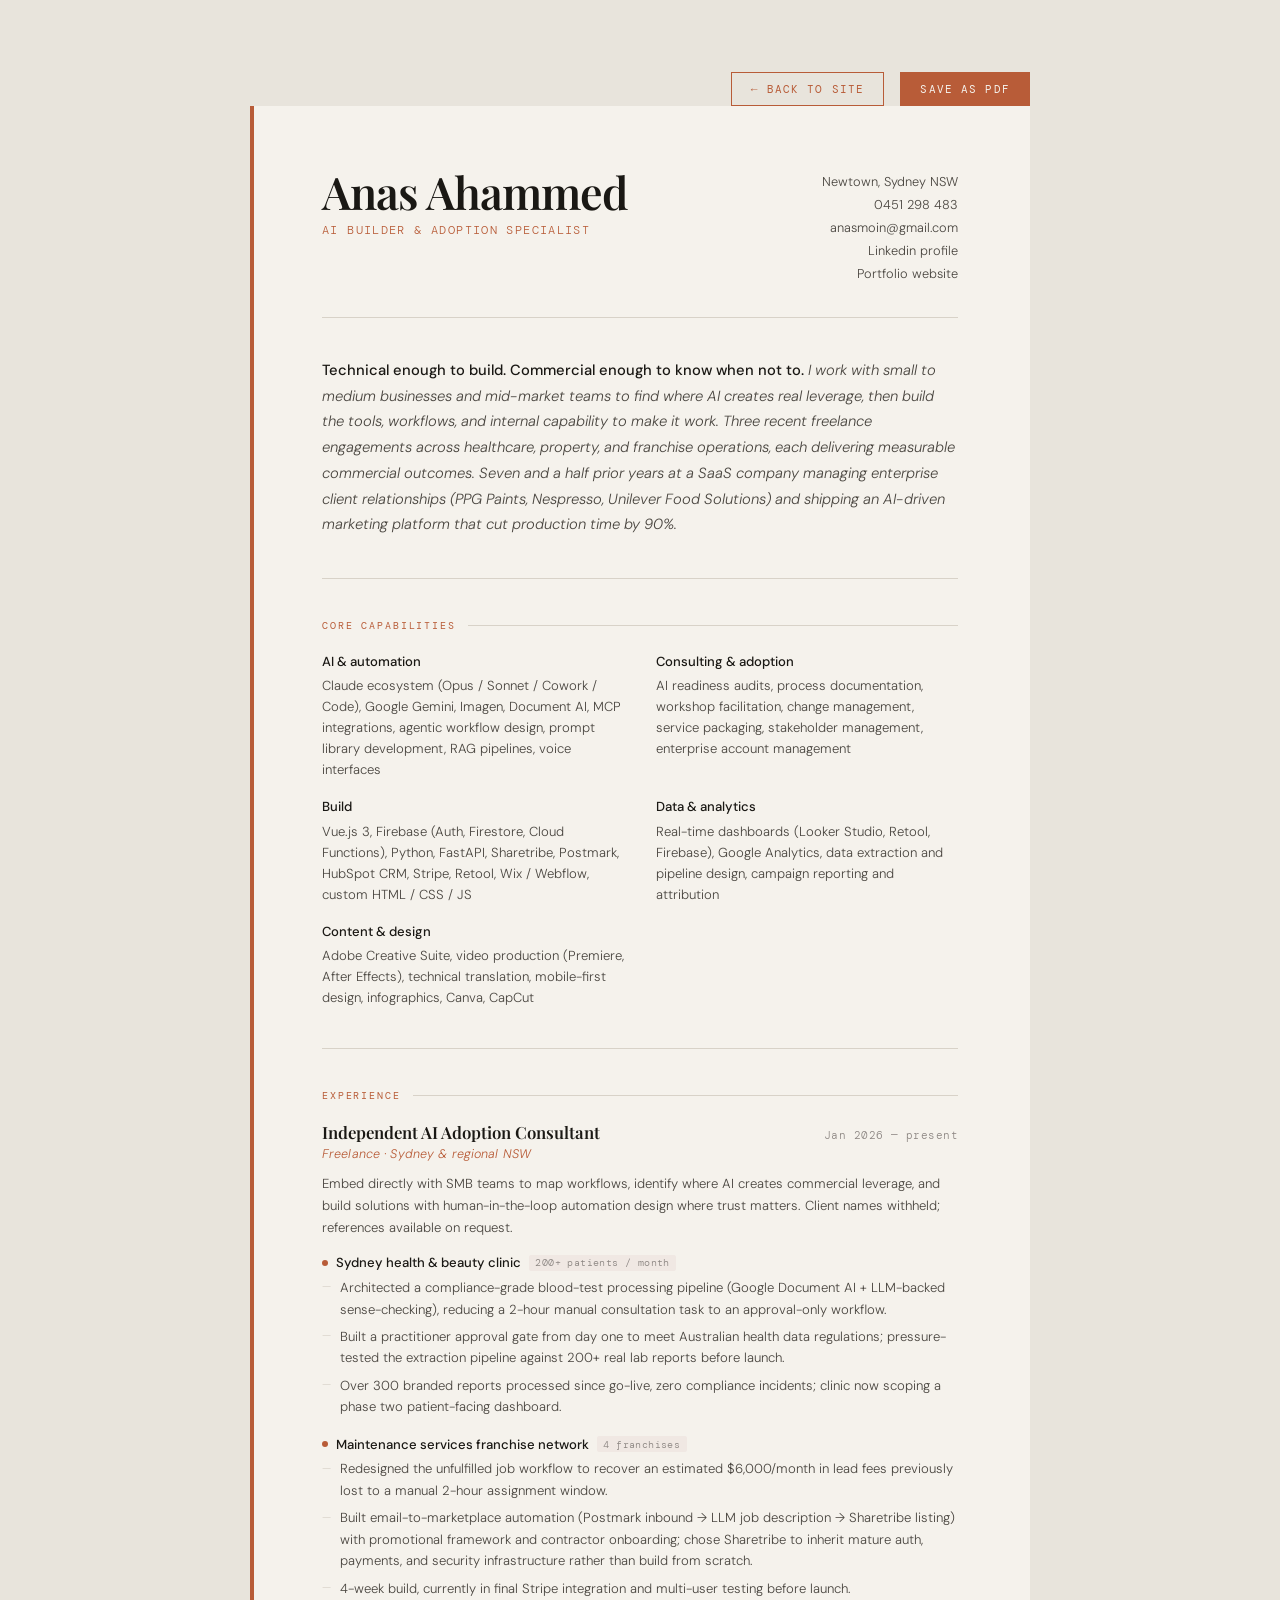
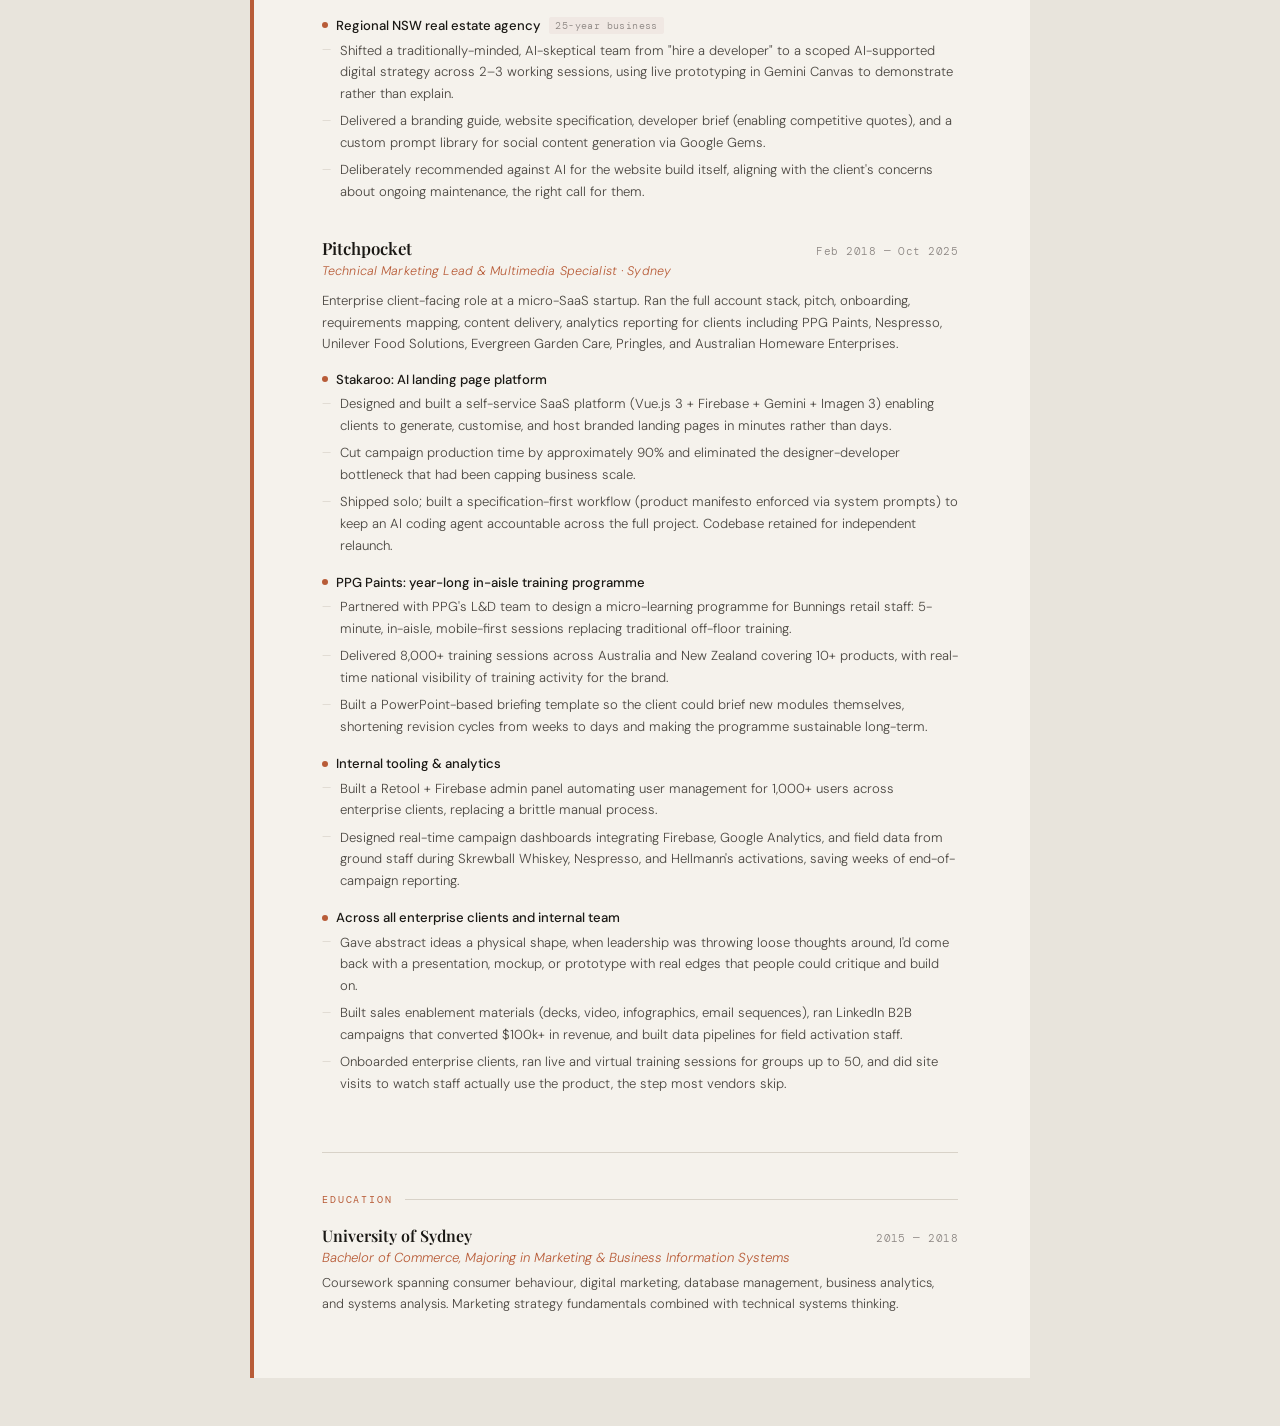
<file: cv.html>
<!DOCTYPE html>
<html lang="en">
<head>
  <meta charset="UTF-8">
  <meta name="viewport" content="width=device-width, initial-scale=1.0">
  <title>Anas Ahammed — CV</title>
  <link rel="preconnect" href="https://fonts.googleapis.com">
  <link rel="preconnect" href="https://fonts.gstatic.com" crossorigin>
  <link href="https://fonts.googleapis.com/css2?family=Playfair+Display:wght@400;600&family=DM+Mono:ital,wght@0,300;0,400;1,300&family=DM+Sans:ital,wght@0,300;0,400;0,500;1,300&display=swap" rel="stylesheet">
 
  <style>
    /* ============================================================
       TOKENS
    ============================================================ */
    :root {
      --bone:        #f5f2ec;
      --ink:         #1a1814;
      --ink-mid:     #4a4640;
      --ink-soft:    #8a8480;
      --clay:        #b85c38;
      --clay-light:  #f0e8e3;
      --rule:        #d8d2c8;
 
      --font-display: 'Playfair Display', Georgia, serif;
      --font-body:    'DM Sans', system-ui, sans-serif;
      --font-mono:    'DM Mono', 'Courier New', monospace;
 
      --page-w: 780px;
      --gap:    2rem;
    }
 
    /* ============================================================
       RESET + BASE
    ============================================================ */
    *, *::before, *::after { box-sizing: border-box; margin: 0; padding: 0; }
 
    body {
      background: #e8e4dc;
      font-family: var(--font-body);
      color: var(--ink);
      padding: 3rem 1.5rem;
      -webkit-font-smoothing: antialiased;
    }
 
    /* ============================================================
       PAGE SHELL
    ============================================================ */
    .page {
      background: var(--bone);
      max-width: var(--page-w);
      margin: 0 auto;
      padding: 4rem 4.5rem;
      position: relative;
    }
 
    /* Subtle left accent bar */
    .page::before {
      content: '';
      position: absolute;
      top: 0; left: 0;
      width: 4px;
      height: 100%;
      background: var(--clay);
    }
 
    /* ============================================================
       HEADER
    ============================================================ */
    .cv-header {
      display: grid;
      grid-template-columns: 1fr auto;
      gap: 1rem;
      align-items: start;
      padding-bottom: 2rem;
      border-bottom: 1.5px solid var(--rule);
      margin-bottom: 2.5rem;
    }
 
    .cv-name {
      font-family: var(--font-display);
      font-size: 2.8rem;
      font-weight: 600;
      letter-spacing: -0.02em;
      line-height: 1;
      color: var(--ink);
    }
 
    .cv-title {
      font-family: var(--font-mono);
      font-size: 0.72rem;
      font-weight: 300;
      letter-spacing: 0.12em;
      text-transform: uppercase;
      color: var(--clay);
      margin-top: 0.55rem;
    }
 
    .cv-contact {
      text-align: right;
      font-size: 0.8rem;
      color: var(--ink-mid);
      line-height: 1.8;
      font-weight: 300;
    }
 
    .cv-contact a {
      color: var(--ink-mid);
      text-decoration: none;
    }
 
    .cv-contact a:hover {
      color: var(--clay);
    }
 
    /* ============================================================
       SUMMARY
    ============================================================ */
    .cv-summary {
      font-size: 0.92rem;
      line-height: 1.75;
      color: var(--ink-mid);
      font-weight: 300;
      margin-bottom: 2.5rem;
      padding-bottom: 2.5rem;
      border-bottom: 1px solid var(--rule);
      font-style: italic;
    }
 
    .cv-summary strong {
      font-style: normal;
      font-weight: 500;
      color: var(--ink);
    }
 
    /* ============================================================
       SECTION LABELS
    ============================================================ */
    .section-label {
      font-family: var(--font-mono);
      font-size: 0.65rem;
      font-weight: 400;
      letter-spacing: 0.18em;
      text-transform: uppercase;
      color: var(--clay);
      margin-bottom: 1.2rem;
      display: flex;
      align-items: center;
      gap: 0.75rem;
    }
 
    .section-label::after {
      content: '';
      flex: 1;
      height: 1px;
      background: var(--rule);
    }
 
    /* ============================================================
       CAPABILITIES GRID
    ============================================================ */
    .capabilities {
      margin-bottom: 2.5rem;
      padding-bottom: 2.5rem;
      border-bottom: 1px solid var(--rule);
    }
 
    .cap-grid {
      display: grid;
      grid-template-columns: 1fr 1fr;
      gap: 1rem 2rem;
    }
 
    .cap-item {
      font-size: 0.82rem;
      line-height: 1.6;
    }
 
    .cap-label {
      font-weight: 500;
      color: var(--ink);
      display: block;
      margin-bottom: 0.2rem;
    }
 
    .cap-value {
      color: var(--ink-mid);
      font-weight: 300;
    }
 
    /* ============================================================
       EXPERIENCE
    ============================================================ */
    .experience {
      margin-bottom: 2.5rem;
      padding-bottom: 2.5rem;
      border-bottom: 1px solid var(--rule);
    }
 
    /* Job block */
    .job {
      margin-bottom: 2.2rem;
    }
 
    .job:last-child {
      margin-bottom: 0;
    }
 
    .job-header {
      display: flex;
      justify-content: space-between;
      align-items: baseline;
      margin-bottom: 0.2rem;
    }
 
    .job-company {
      font-family: var(--font-display);
      font-size: 1.05rem;
      font-weight: 600;
      color: var(--ink);
    }
 
    .job-dates {
      font-family: var(--font-mono);
      font-size: 0.7rem;
      font-weight: 300;
      color: var(--ink-soft);
      letter-spacing: 0.04em;
      white-space: nowrap;
      margin-left: 1rem;
    }
 
    .job-role {
      font-size: 0.78rem;
      font-weight: 300;
      color: var(--clay);
      font-style: italic;
      margin-bottom: 0.7rem;
      letter-spacing: 0.01em;
    }
 
    .job-context {
      font-size: 0.82rem;
      line-height: 1.65;
      color: var(--ink-mid);
      font-weight: 300;
      margin-bottom: 1rem;
    }
 
    /* Project within a job */
    .project {
      margin-bottom: 1.1rem;
    }
 
    .project-name {
      font-size: 0.82rem;
      font-weight: 500;
      color: var(--ink);
      margin-bottom: 0.35rem;
      display: flex;
      align-items: center;
      gap: 0.5rem;
    }
 
    .project-name::before {
      content: '';
      display: inline-block;
      width: 6px;
      height: 6px;
      border-radius: 50%;
      background: var(--clay);
      flex-shrink: 0;
    }
 
    .project-client-tag {
      font-family: var(--font-mono);
      font-size: 0.62rem;
      font-weight: 300;
      color: var(--ink-soft);
      background: var(--clay-light);
      padding: 0.1rem 0.4rem;
      border-radius: 2px;
      letter-spacing: 0.04em;
    }
 
    ul.bullets {
      list-style: none;
      padding: 0;
      margin: 0;
    }
 
    ul.bullets li {
      font-size: 0.82rem;
      line-height: 1.65;
      color: var(--ink-mid);
      font-weight: 300;
      padding-left: 1.1rem;
      position: relative;
      margin-bottom: 0.35rem;
    }
 
    ul.bullets li::before {
      content: '—';
      position: absolute;
      left: 0;
      color: var(--rule);
      font-size: 0.7rem;
      top: 0.05em;
    }
 
    /* ============================================================
       EDUCATION
    ============================================================ */
    .education {
      margin-bottom: 0;
    }
 
    .edu-row {
      display: flex;
      justify-content: space-between;
      align-items: baseline;
    }
 
    .edu-institution {
      font-family: var(--font-display);
      font-size: 1rem;
      font-weight: 600;
      color: var(--ink);
    }
 
    .edu-dates {
      font-family: var(--font-mono);
      font-size: 0.7rem;
      font-weight: 300;
      color: var(--ink-soft);
      letter-spacing: 0.04em;
    }
 
    .edu-qual {
      font-size: 0.82rem;
      font-weight: 300;
      color: var(--clay);
      font-style: italic;
      margin-top: 0.15rem;
      margin-bottom: 0.4rem;
    }
 
    .edu-detail {
      font-size: 0.8rem;
      line-height: 1.65;
      color: var(--ink-mid);
      font-weight: 300;
    }
 
    /* ============================================================
       PRINT BUTTON (screen only)
    ============================================================ */
    .print-bar {
      max-width: var(--page-w);
      margin: 1.5rem auto 0;
      display: flex;
      gap: 1rem;
      justify-content: flex-end;
    }
 
    .btn {
      font-family: var(--font-mono);
      font-size: 0.7rem;
      letter-spacing: 0.1em;
      text-transform: uppercase;
      padding: 0.55rem 1.2rem;
      border: 1px solid var(--clay);
      background: transparent;
      color: var(--clay);
      cursor: pointer;
      transition: background 0.15s, color 0.15s;
      text-decoration: none;
      display: inline-block;
    }
 
    .btn:hover, .btn-fill {
      background: var(--clay);
      color: var(--bone);
    }
 
    /* ============================================================
       PRINT STYLES
    ============================================================ */
    @media print {
      @page {
        size: A4 portrait;
        margin: 0;
      }
 
      * {
        -webkit-print-color-adjust: exact !important;
        print-color-adjust: exact !important;
      }
 
      html, body {
        background: #e8e4dc !important;
        padding: 0;
        margin: 0;
        width: 100%;
      }
 
      /* Each "printed page" wrapper fills the full A4 sheet */
      .page {
        max-width: none;
        width: 100%;
        min-height: 100vh;
        padding: 2.2cm 2.5cm;
        box-shadow: none;
        background: var(--bone) !important;
        /* Give the bone card a margin so the dark surround shows */
        margin: 0 1.2cm;
        width: calc(100% - 2.4cm);
        box-sizing: border-box;
      }
 
      .page::before {
        display: none;
      }
 
      .print-bar {
        display: none;
      }
    }
 
    /* ============================================================
       LOAD ANIMATION
    ============================================================ */
    @keyframes fadeUp {
      from { opacity: 0; transform: translateY(12px); }
      to   { opacity: 1; transform: translateY(0); }
    }
 
    .page {
      animation: fadeUp 0.5s ease both;
    }
 
    /* ============================================================
       RESPONSIVE
    ============================================================ */
    @media (max-width: 640px) {
      .page {
        padding: 2rem 1.5rem;
      }
 
      .cv-header {
        grid-template-columns: 1fr;
      }
 
      .cv-contact {
        text-align: left;
      }
 
      .cv-name {
        font-size: 2.1rem;
      }
 
      .cap-grid {
        grid-template-columns: 1fr;
      }
    }
  </style>
</head>
<body>
 
  <!-- Print / Save bar -->
  <div class="print-bar">
    <a href="index.html" class="btn">← Back to site</a>
    <button class="btn btn-fill" onclick="window.print()">Save as PDF</button>
  </div>
 
  <div class="page">
 
    <!-- ── HEADER ── -->
    <header class="cv-header">
      <div>
        <h1 class="cv-name">Anas Ahammed</h1>
        <p class="cv-title">AI Builder &amp; Adoption Specialist</p>
      </div>
      <div class="cv-contact">
        Newtown, Sydney NSW<br>
        <a href="tel:0451298483">0451 298 483</a><br>
        <a href="mailto:anasmoin@gmail.com">anasmoin@gmail.com</a><br>
        <a href="https://www.linkedin.com/in/anas-ahammed-4787b8144/" target="_blank">Linkedin profile</a><br>
        <a href="https://anasmoin1996.github.io/Portfolio/" target="_blank">Portfolio website</a>
      </div>
    </header>
 
    <!-- ── SUMMARY ── -->
    <p class="cv-summary">
      <strong>Technical enough to build. Commercial enough to know when not to.</strong>
      I work with small to medium businesses and mid-market teams to find where AI creates real leverage,
      then build the tools, workflows, and internal capability to make it work. Three recent freelance
      engagements across healthcare, property, and franchise operations, each delivering measurable
      commercial outcomes. Seven and a half prior years at a SaaS company managing enterprise
      client relationships (PPG Paints, Nespresso, Unilever Food Solutions) and shipping an AI-driven
      marketing platform that cut production time by 90%.
    </p>
 
    <!-- ── CAPABILITIES ── -->
    <section class="capabilities">
      <div class="section-label">Core capabilities</div>
      <div class="cap-grid">
        <div class="cap-item">
          <span class="cap-label">AI &amp; automation</span>
          <span class="cap-value">Claude ecosystem (Opus / Sonnet / Cowork / Code), Google Gemini, Imagen, Document AI, MCP integrations, agentic workflow design, prompt library development, RAG pipelines, voice interfaces</span>
        </div>
        <div class="cap-item">
          <span class="cap-label">Consulting &amp; adoption</span>
          <span class="cap-value">AI readiness audits, process documentation, workshop facilitation, change management, service packaging, stakeholder management, enterprise account management</span>
        </div>
        <div class="cap-item">
          <span class="cap-label">Build</span>
          <span class="cap-value">Vue.js 3, Firebase (Auth, Firestore, Cloud Functions), Python, FastAPI, Sharetribe, Postmark, HubSpot CRM, Stripe, Retool, Wix / Webflow, custom HTML / CSS / JS</span>
        </div>
        <div class="cap-item">
          <span class="cap-label">Data &amp; analytics</span>
          <span class="cap-value">Real-time dashboards (Looker Studio, Retool, Firebase), Google Analytics, data extraction and pipeline design, campaign reporting and attribution</span>
        </div>
        <div class="cap-item">
          <span class="cap-label">Content &amp; design</span>
          <span class="cap-value">Adobe Creative Suite, video production (Premiere, After Effects), technical translation, mobile-first design, infographics, Canva, CapCut</span>
        </div>
      </div>
    </section>
 
    <!-- ── EXPERIENCE ── -->
    <section class="experience" style="break-before: page; -webkit-column-break-before: page; page-break-before: always;">
      <div class="section-label">Experience</div>
 
      <!-- Freelance -->
      <div class="job">
        <div class="job-header">
          <span class="job-company">Independent AI Adoption Consultant</span>
          <span class="job-dates">Jan 2026 — present</span>
        </div>
        <p class="job-role">Freelance · Sydney &amp; regional NSW</p>
        <p class="job-context">
          Embed directly with SMB teams to map workflows, identify where AI creates commercial leverage,
          and build solutions with human-in-the-loop automation design where trust matters. Client names withheld;
          references available on request.
        </p>
 
        <div class="project">
          <p class="project-name">
            Sydney health &amp; beauty clinic
            <span class="project-client-tag">200+ patients / month</span>
          </p>
          <ul class="bullets">
            <li>Architected a compliance-grade blood-test processing pipeline (Google Document AI + LLM-backed sense-checking), reducing a 2-hour manual consultation task to an approval-only workflow.</li>
            <li>Built a practitioner approval gate from day one to meet Australian health data regulations; pressure-tested the extraction pipeline against 200+ real lab reports before launch.</li>
            <li>Over 300 branded reports processed since go-live, zero compliance incidents; clinic now scoping a phase two patient-facing dashboard.</li>
          </ul>
        </div>
 
        <div class="project">
          <p class="project-name">
            Maintenance services franchise network
            <span class="project-client-tag">4 franchises</span>
          </p>
          <ul class="bullets">
            <li>Redesigned the unfulfilled job workflow to recover an estimated $6,000/month in lead fees previously lost to a manual 2-hour assignment window.</li>
            <li>Built email-to-marketplace automation (Postmark inbound → LLM job description → Sharetribe listing) with promotional framework and contractor onboarding; chose Sharetribe to inherit mature auth, payments, and security infrastructure rather than build from scratch.</li>
            <li>4-week build, currently in final Stripe integration and multi-user testing before launch.</li>
          </ul>
        </div>
 
        <div class="project">
          <p class="project-name">
            Regional NSW real estate agency
            <span class="project-client-tag">25-year business</span>
          </p>
          <ul class="bullets">
            <li>Shifted a traditionally-minded, AI-skeptical team from "hire a developer" to a scoped AI-supported digital strategy across 2–3 working sessions, using live prototyping in Gemini Canvas to demonstrate rather than explain.</li>
            <li>Delivered a branding guide, website specification, developer brief (enabling competitive quotes), and a custom prompt library for social content generation via Google Gems.</li>
            <li>Deliberately recommended against AI for the website build itself, aligning with the client's concerns about ongoing maintenance, the right call for them.</li>
          </ul>
        </div>
      </div>
 
      <!-- Pitchpocket -->
      <div class="job">
        <div class="job-header">
          <span class="job-company">Pitchpocket</span>
          <span class="job-dates">Feb 2018 — Oct 2025</span>
        </div>
        <p class="job-role">Technical Marketing Lead &amp; Multimedia Specialist · Sydney</p>
        <p class="job-context">
          Enterprise client-facing role at a micro-SaaS startup. Ran the full account stack, pitch,
          onboarding, requirements mapping, content delivery, analytics reporting for clients including
          PPG Paints, Nespresso, Unilever Food Solutions, Evergreen Garden Care, Pringles, and
          Australian Homeware Enterprises.
        </p>
 
        <div class="project">
          <p class="project-name">Stakaroo: AI landing page platform</p>
          <ul class="bullets">
            <li>Designed and built a self-service SaaS platform (Vue.js 3 + Firebase + Gemini + Imagen 3) enabling clients to generate, customise, and host branded landing pages in minutes rather than days.</li>
            <li>Cut campaign production time by approximately 90% and eliminated the designer-developer bottleneck that had been capping business scale.</li>
            <li>Shipped solo; built a specification-first workflow (product manifesto enforced via system prompts) to keep an AI coding agent accountable across the full project. Codebase retained for independent relaunch.</li>
          </ul>
        </div>
 
        <div class="project">
          <p class="project-name">PPG Paints: year-long in-aisle training programme</p>
          <ul class="bullets">
            <li>Partnered with PPG's L&amp;D team to design a micro-learning programme for Bunnings retail staff: 5-minute, in-aisle, mobile-first sessions replacing traditional off-floor training.</li>
            <li>Delivered 8,000+ training sessions across Australia and New Zealand covering 10+ products, with real-time national visibility of training activity for the brand.</li>
            <li>Built a PowerPoint-based briefing template so the client could brief new modules themselves, shortening revision cycles from weeks to days and making the programme sustainable long-term.</li>
          </ul>
        </div>
 
        <div class="project">
          <p class="project-name">Internal tooling &amp; analytics</p>
          <ul class="bullets">
            <li>Built a Retool + Firebase admin panel automating user management for 1,000+ users across enterprise clients, replacing a brittle manual process.</li>
            <li>Designed real-time campaign dashboards integrating Firebase, Google Analytics, and field data from ground staff during Skrewball Whiskey, Nespresso, and Hellmann's activations, saving weeks of end-of-campaign reporting.</li>
          </ul>
        </div>
 
        <div class="project">
          <p class="project-name">Across all enterprise clients and internal team</p>
          <ul class="bullets">
            <li>Gave abstract ideas a physical shape, when leadership was throwing loose thoughts around, I'd come back with a presentation, mockup, or prototype with real edges that people could critique and build on.</li>
            <li>Built sales enablement materials (decks, video, infographics, email sequences), ran LinkedIn B2B campaigns that converted $100k+ in revenue, and built data pipelines for field activation staff.</li>
            <li>Onboarded enterprise clients, ran live and virtual training sessions for groups up to 50, and did site visits to watch staff actually use the product, the step most vendors skip.</li>
          </ul>
        </div>
      </div>
    </section>
 
    <!-- ── EDUCATION ── -->
    <section class="education">
      <div class="section-label">Education</div>
      <div class="edu-row">
        <span class="edu-institution">University of Sydney</span>
        <span class="edu-dates">2015 — 2018</span>
      </div>
      <p class="edu-qual">Bachelor of Commerce, Majoring in Marketing &amp; Business Information Systems</p>
      <p class="edu-detail">Coursework spanning consumer behaviour, digital marketing, database management, business analytics, and systems analysis. Marketing strategy fundamentals combined with technical systems thinking.</p>
    </section>
 
  </div><!-- /page -->
 
</body>
</html>
</file>
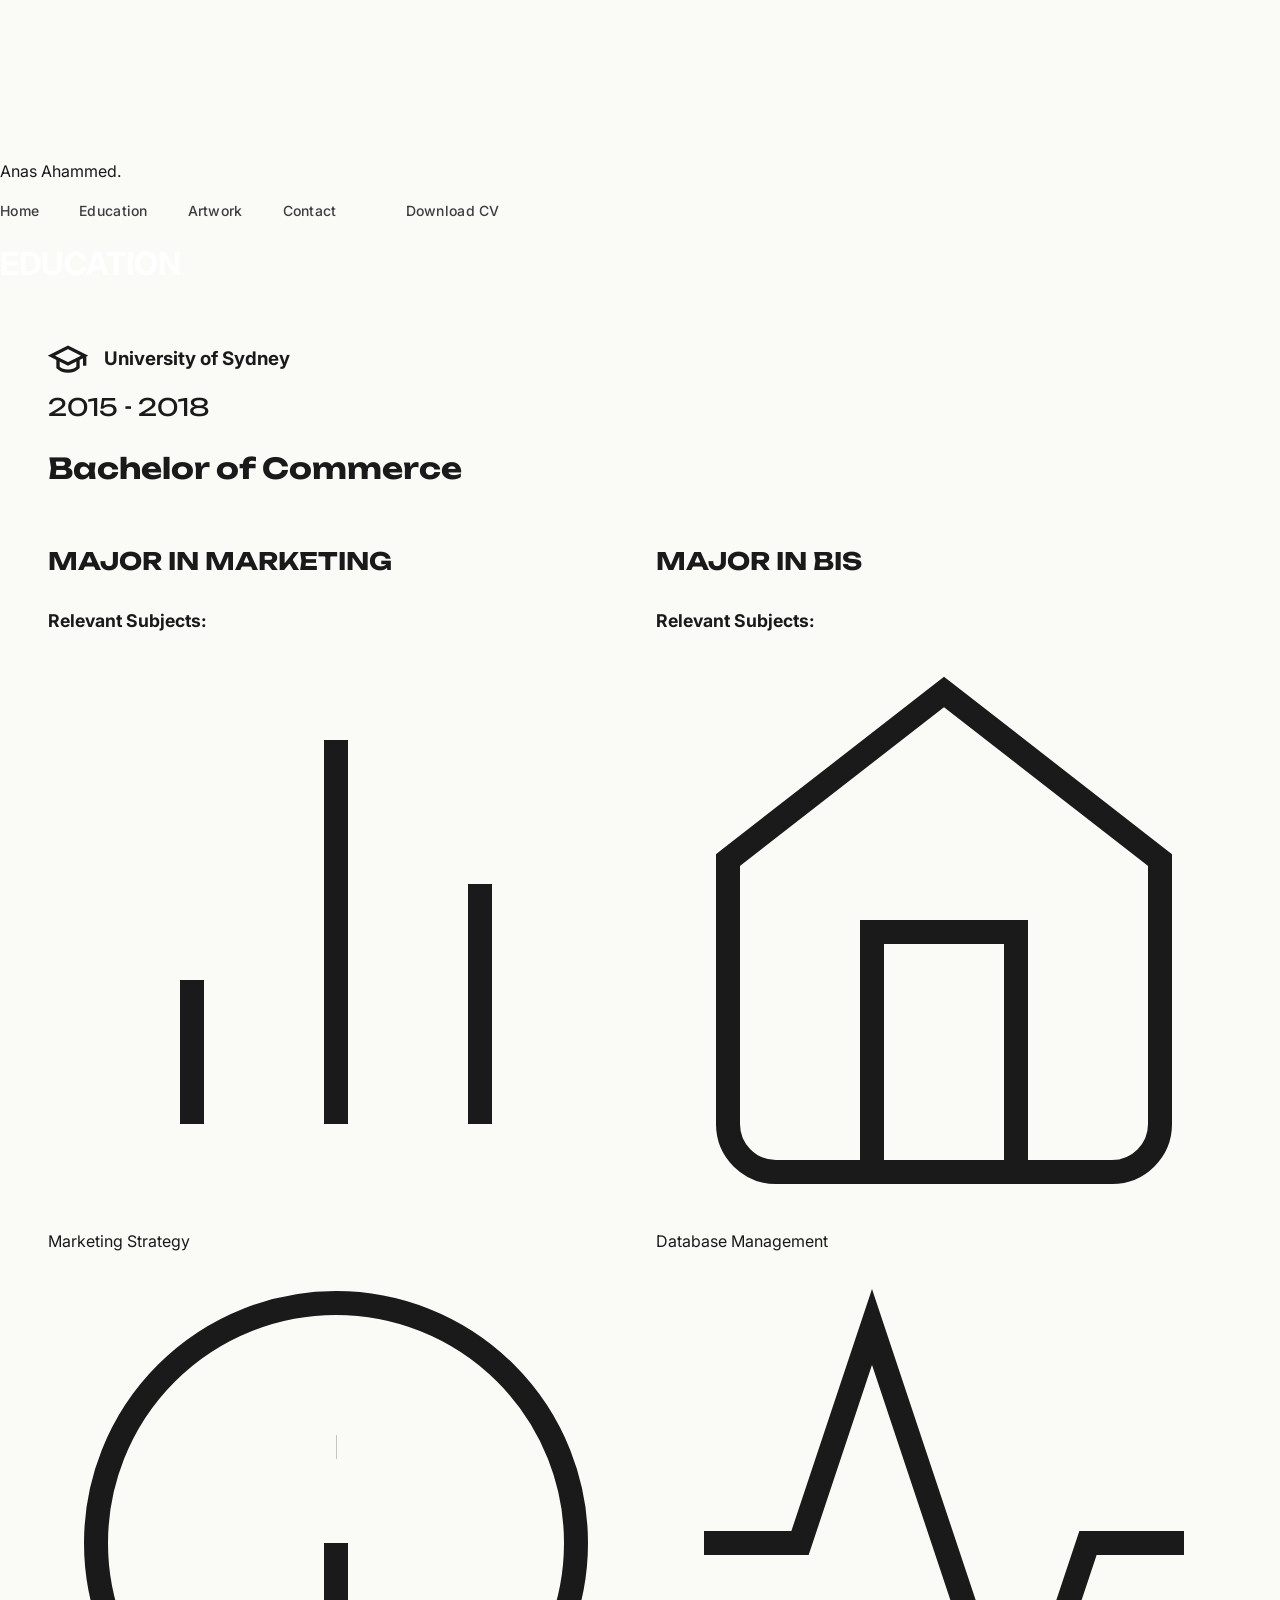
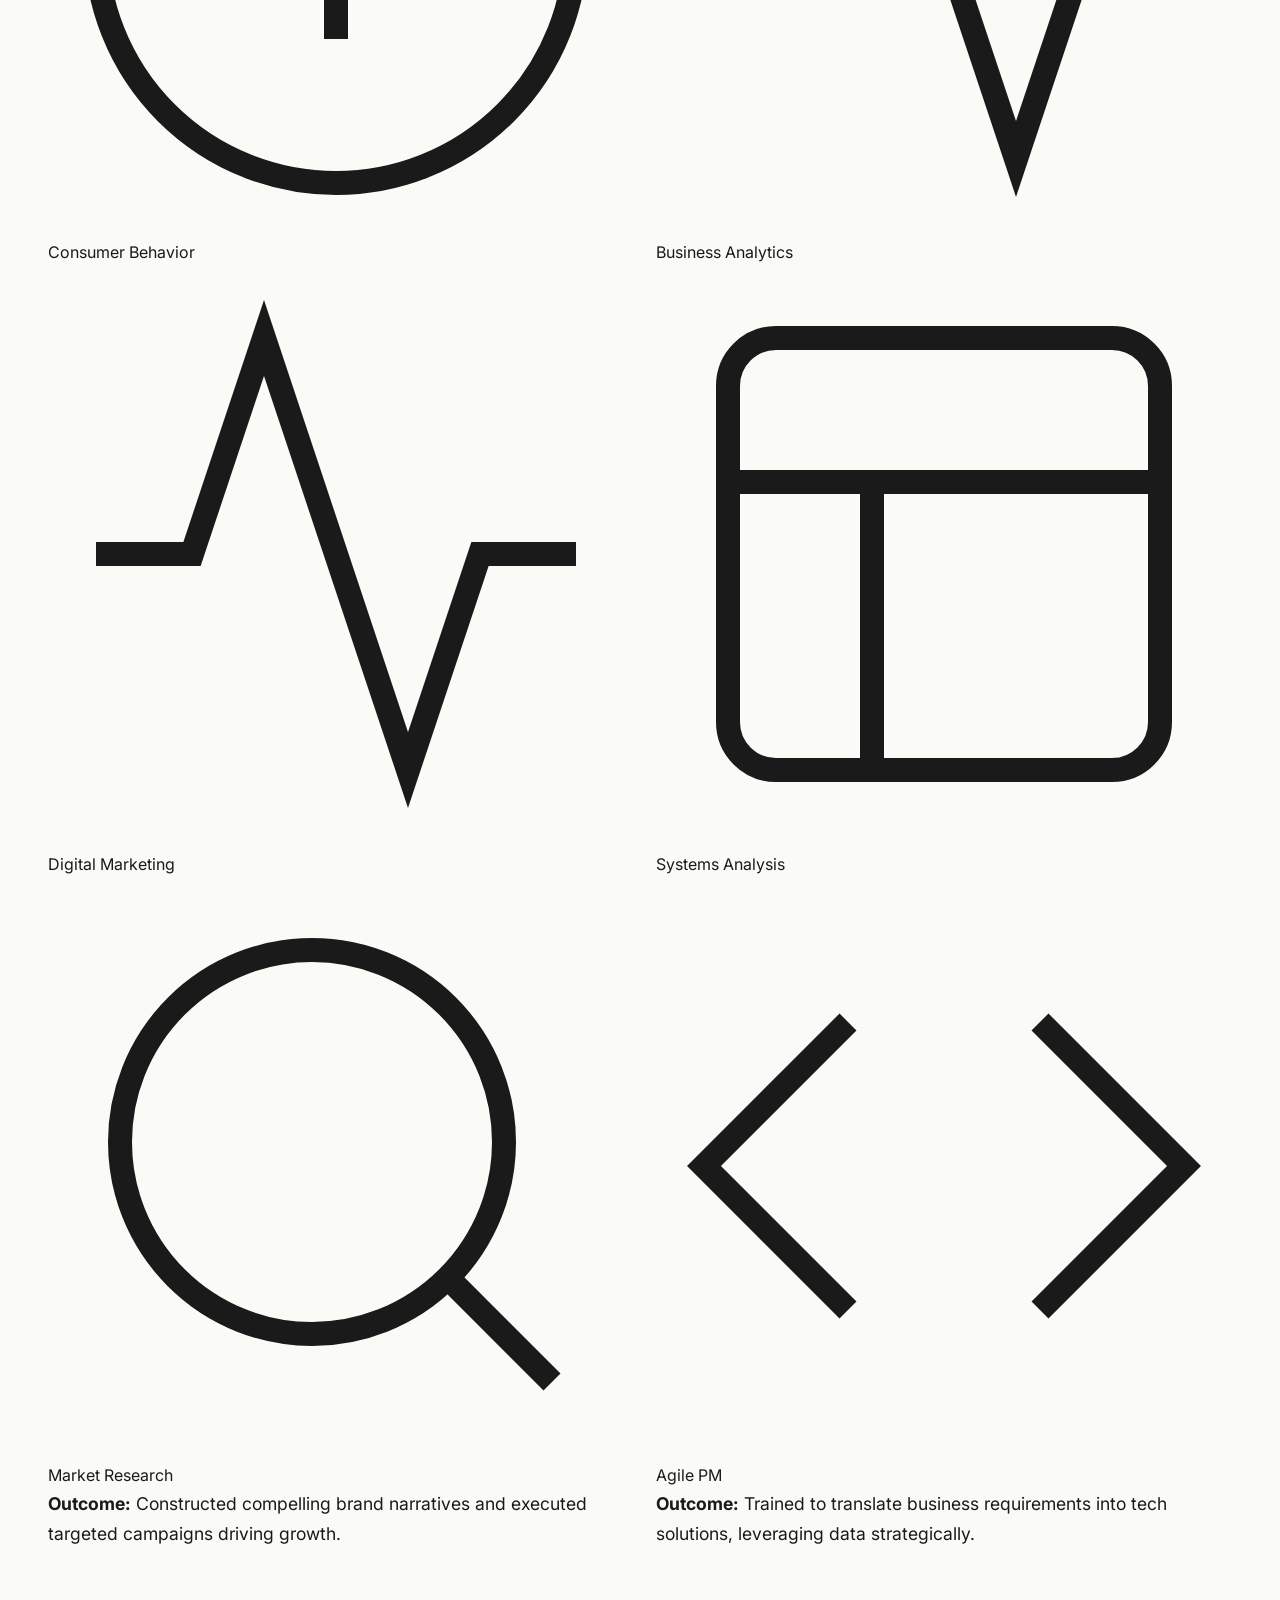
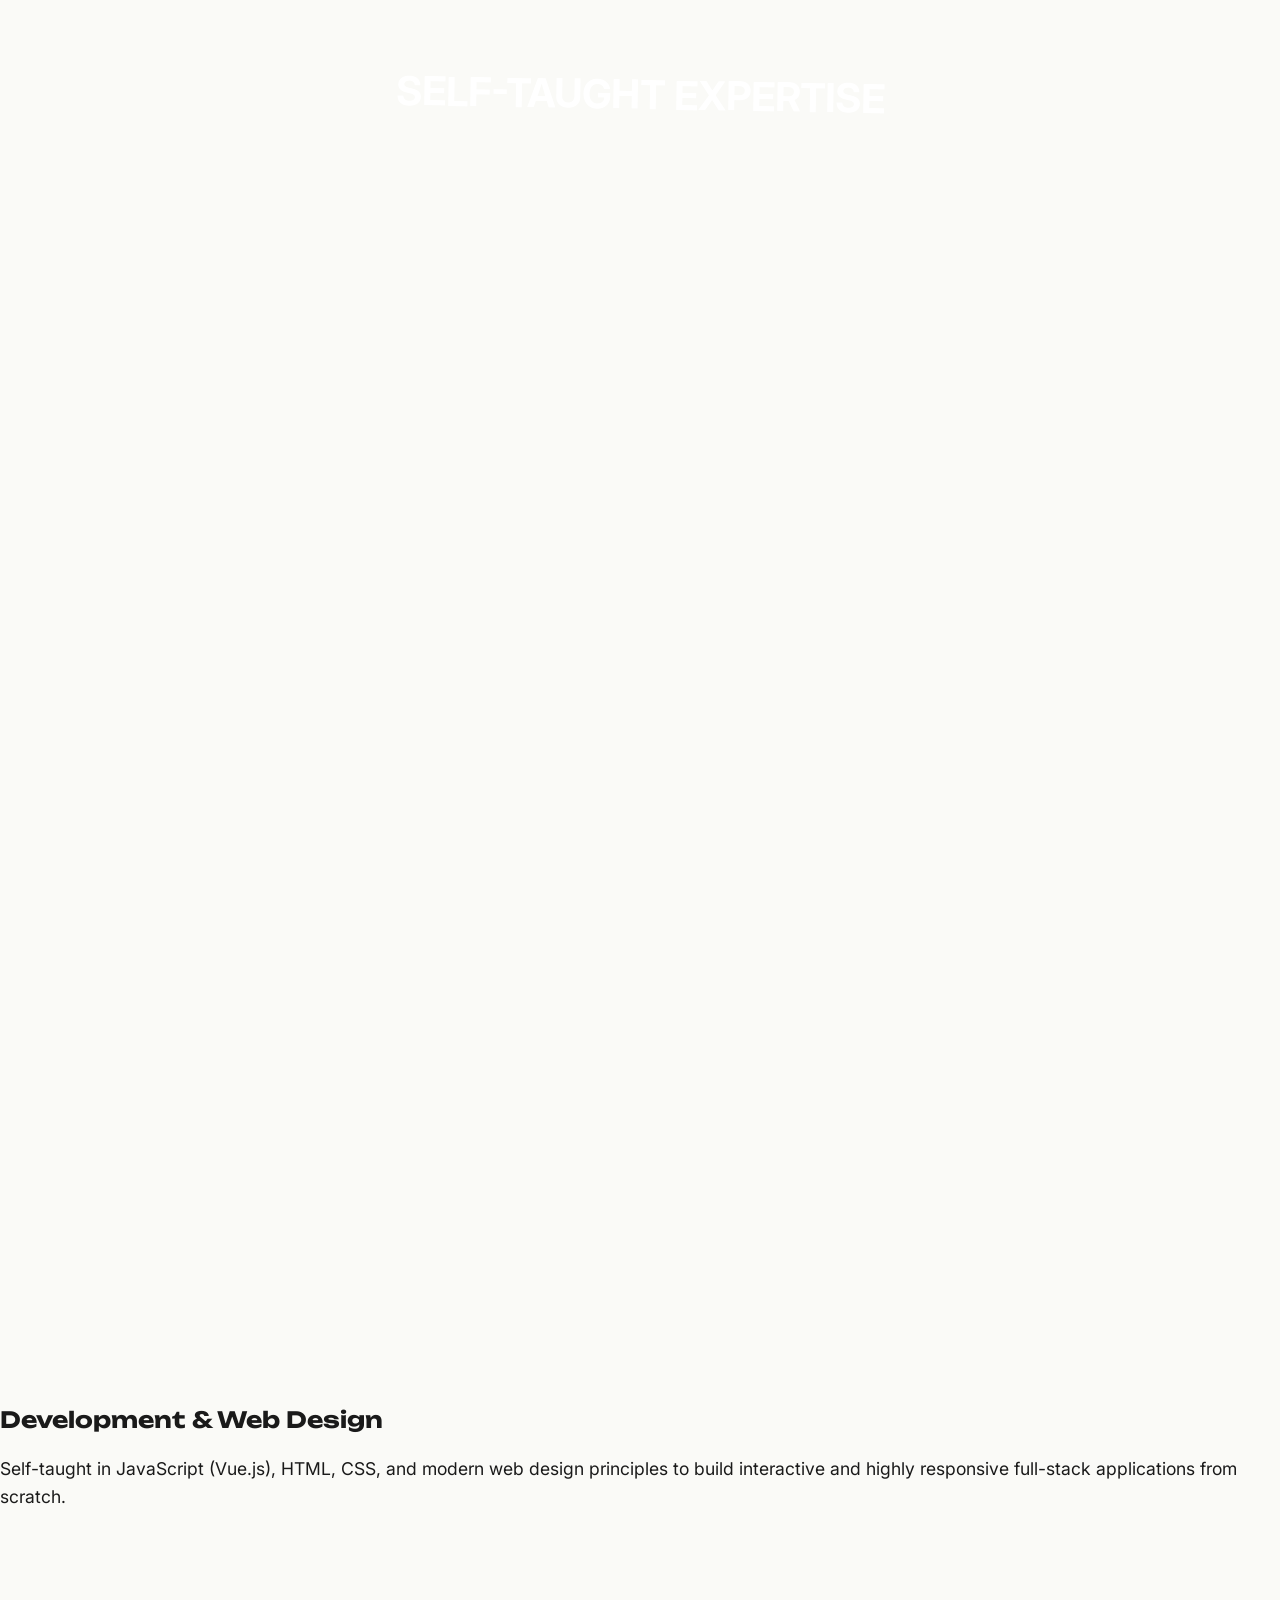
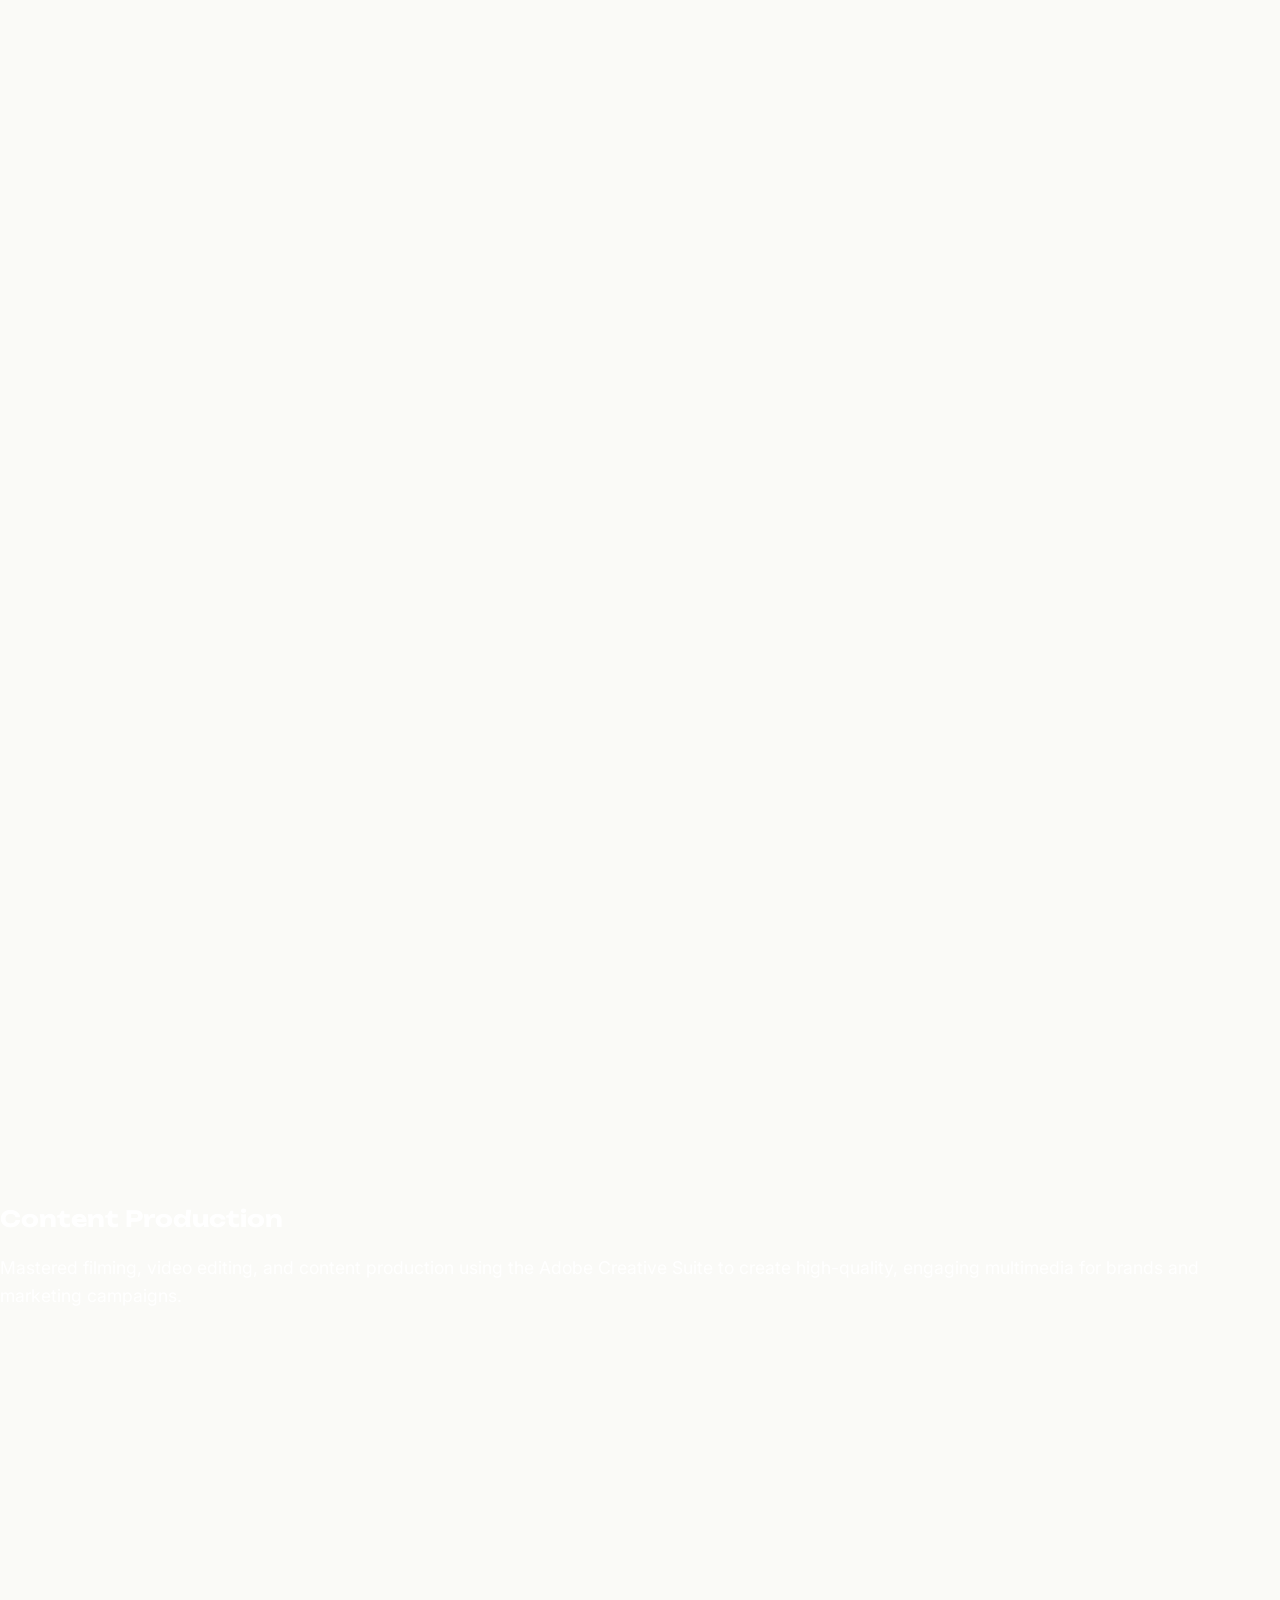
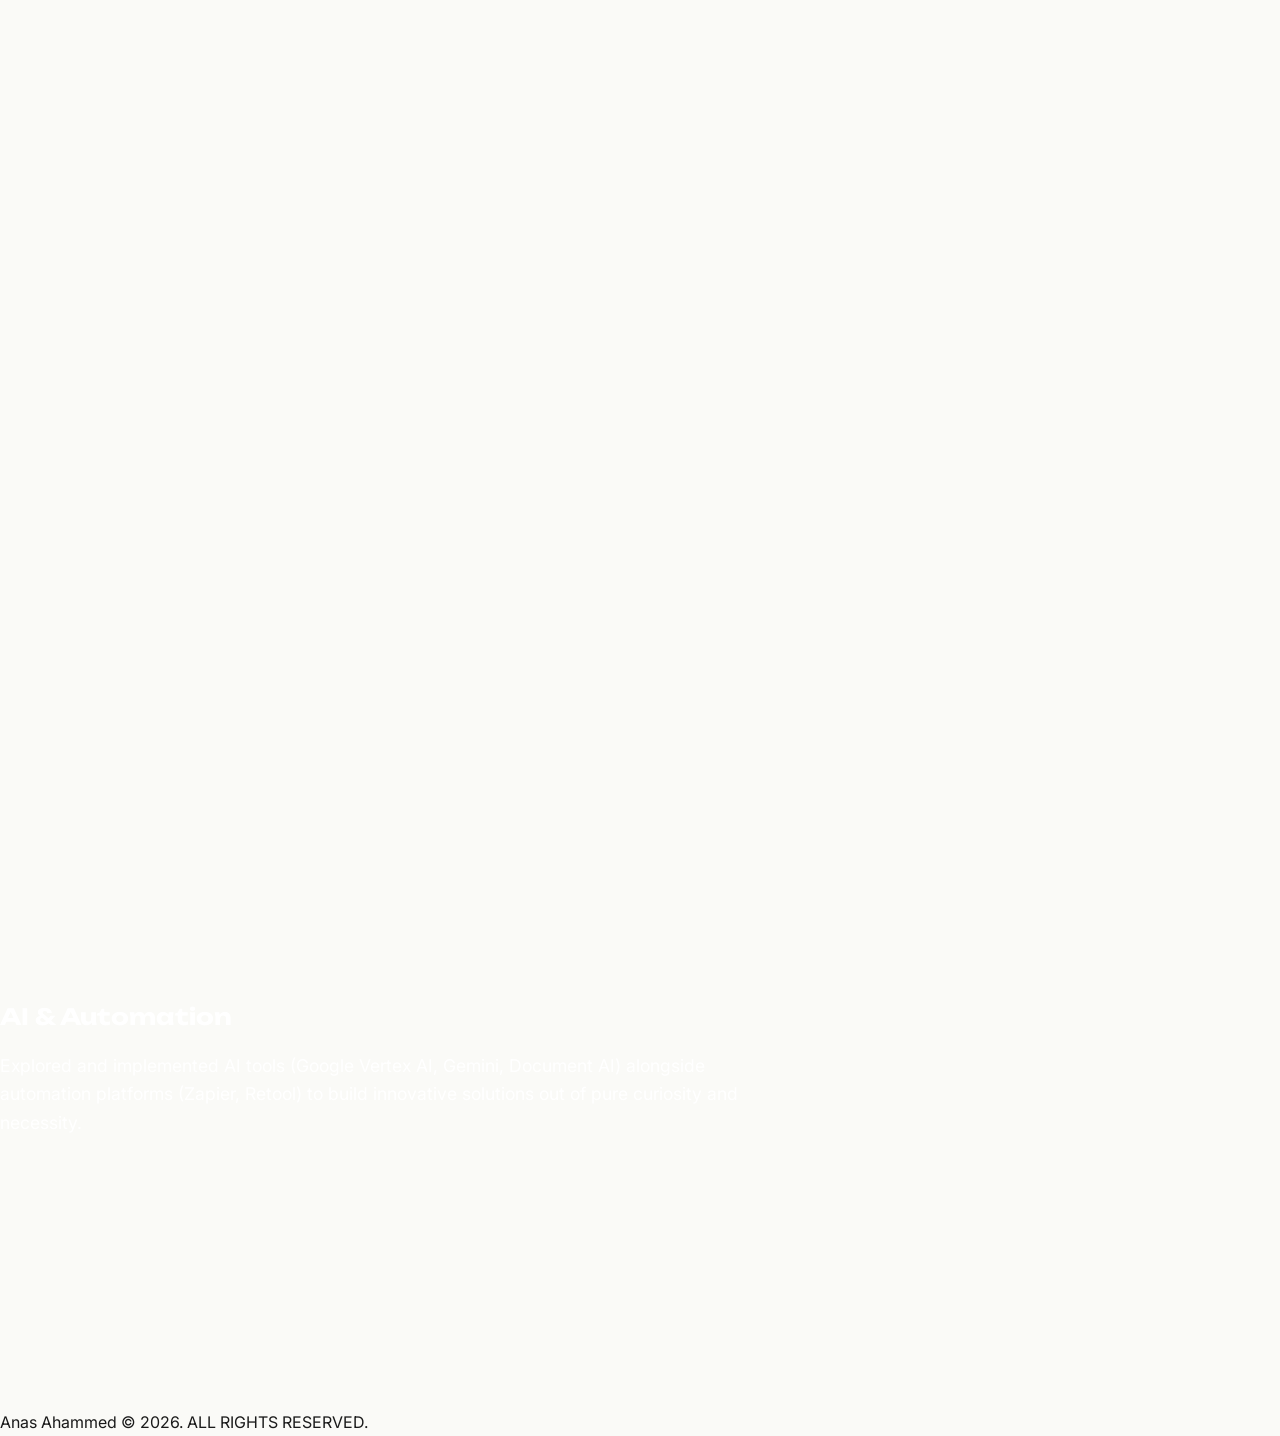
<file: education.html>
<!DOCTYPE html>
<html lang="en">
<head>
    <meta charset="UTF-8">
    <meta name="viewport" content="width=device-width, initial-scale=1.0">
    <title>Education - Anas Ahammed</title>
    <link href="https://fonts.googleapis.com/css2?family=Unbounded:wght@400;700;900&family=Space+Mono:ital,wght@0,400;0,700;1,400;1,700&display=swap" rel="stylesheet">
    <link rel="stylesheet" href="style.css">
</head>
<body>
    <svg class="filter-container">
        <defs>
            <filter id="charcoal-shader">
                <feTurbulence type="fractalNoise" baseFrequency="0.9" numOctaves="4" result="noise" />
                <feColorMatrix type="matrix" values="0 0 0 0 0   0 0 0 0 0   0 0 0 0 0  0 0 0 0.4 0" />
                <feComposite operator="in" in2="SourceGraphic" />
            </filter>
        </defs>
    </svg>

    <div class="paper-surface"></div>

    <nav>
        <div class="logo">Anas Ahammed<span>.</span></div>
        <ul class="nav-links">
            <li><a href="index.html">Home</a></li>
            <li><a href="education.html">Education</a></li>
            <li><a href="artwork.html">Artwork</a></li>
            <li><a href="index.html#contact">Contact</a></li>
            <li><a href="cv.html" class="btn btn-nav-download">Download CV</a></li>
        </ul>
    </nav>

    <div class="scrap organic-blue" style="top:20%; left:-5%"></div>

    <div class="page-header">
        <h1 class="hero-title" style="background: var(--paper-blue); color: white;">EDUCATION</h1>
    </div>

    <section class="projects-section" style="padding-top: 0;">
        <div class="project-bento">
            <!-- University Degree -->
            <div class="bento-item shape-3 color-bg-yellow" style="grid-column: 1 / -1; padding: 3rem;">
                <h3 class="project-title" style="color: var(--charcoal); margin-bottom: 0.5rem; display: flex; align-items: center; gap: 1rem;">
                    <svg class="icon" style="width: 40px; height: 40px;" viewBox="0 0 24 24" fill="none" stroke="currentColor" stroke-width="2">
                        <path d="M22 10v6M2 10l10-5 10 5-10 5z"></path>
                        <path d="M6 12v5c3 3 9 3 12 0v-5"></path>
                    </svg>
                    University of Sydney
                </h3>
                <p style="font-size: 1.5rem; color: var(--paper-pink); font-family: 'Unbounded', sans-serif; margin-bottom: 1rem;">2015 - 2018</p>
                <h4 style="font-size: 1.8rem; background: none; padding:0; border-bottom: 3px solid var(--charcoal); padding-bottom: 1rem; margin-bottom: 2rem; color: var(--paper-blue); font-family: 'Unbounded', sans-serif;">Bachelor of Commerce</h4>
                
                <div style="display: grid; grid-template-columns: repeat(auto-fit, minmax(300px, 1fr)); gap: 2rem;">
                    <!-- Marketing Major -->
                    <div class="expertise-card shape-1">
                        <h5 style="color: var(--paper-pink); font-family: 'Unbounded', sans-serif; font-size: 1.5rem; margin-bottom: 0.5rem; text-transform: uppercase;">Major in Marketing</h5>
                        
                        <p style="margin-top: 1.5rem; font-size: 1.1rem; color: var(--charcoal); margin-bottom: 0.5rem;"><strong>Relevant Subjects:</strong></p>
                        <div class="subject-tags">
                            <span class="subject-tag">
                                <svg viewBox="0 0 24 24" fill="none" stroke="currentColor"><line x1="18" y1="20" x2="18" y2="10"></line><line x1="12" y1="20" x2="12" y2="4"></line><line x1="6" y1="20" x2="6" y2="14"></line></svg>
                                Marketing Strategy
                            </span>
                            <span class="subject-tag">
                                <svg viewBox="0 0 24 24" fill="none" stroke="currentColor"><circle cx="12" cy="12" r="10"></circle><line x1="12" y1="16" x2="12" y2="12"></line><line x1="12" y1="8" x2="12.01" y2="8"></line></svg>
                                Consumer Behavior
                            </span>
                            <span class="subject-tag">
                                <svg viewBox="0 0 24 24" fill="none" stroke="currentColor"><path d="M22 12h-4l-3 9L9 3l-3 9H2"></path></svg>
                                Digital Marketing
                            </span>
                            <span class="subject-tag">
                                <svg viewBox="0 0 24 24" fill="none" stroke="currentColor"><circle cx="11" cy="11" r="8"></circle><line x1="21" y1="21" x2="16.65" y2="16.65"></line></svg>
                                Market Research
                            </span>
                        </div>
                        <p style="font-size: 1.1rem; color: var(--charcoal); margin-bottom: 0;"><strong>Outcome:</strong> Constructed compelling brand narratives and executed targeted campaigns driving growth.</p>
                    </div>

                    <!-- BIS Major -->
                    <div class="expertise-card shape-2">
                        <h5 style="color: var(--paper-blue); font-family: 'Unbounded', sans-serif; font-size: 1.5rem; margin-bottom: 0.5rem; text-transform: uppercase;">Major in BIS</h5>
                        
                        <p style="margin-top: 1.5rem; font-size: 1.1rem; color: var(--charcoal); margin-bottom: 0.5rem;"><strong>Relevant Subjects:</strong></p>
                        <div class="subject-tags">
                            <span class="subject-tag">
                                <svg viewBox="0 0 24 24" fill="none" stroke="currentColor"><path d="M3 9l9-7 9 7v11a2 2 0 0 1-2 2H5a2 2 0 0 1-2-2z"></path><polyline points="9 22 9 12 15 12 15 22"></polyline></svg>
                                Database Management
                            </span>
                            <span class="subject-tag">
                                <svg viewBox="0 0 24 24" fill="none" stroke="currentColor"><polyline points="22 12 18 12 15 21 9 3 6 12 2 12"></polyline></svg>
                                Business Analytics
                            </span>
                            <span class="subject-tag">
                                <svg viewBox="0 0 24 24" fill="none" stroke="currentColor"><rect x="3" y="3" width="18" height="18" rx="2" ry="2"></rect><line x1="3" y1="9" x2="21" y2="9"></line><line x1="9" y1="21" x2="9" y2="9"></line></svg>
                                Systems Analysis
                            </span>
                            <span class="subject-tag">
                                <svg viewBox="0 0 24 24" fill="none" stroke="currentColor"><polyline points="16 18 22 12 16 6"></polyline><polyline points="8 6 2 12 8 18"></polyline></svg>
                                Agile PM
                            </span>
                        </div>
                        <p style="font-size: 1.1rem; color: var(--charcoal); margin-bottom: 0;"><strong>Outcome:</strong> Trained to translate business requirements into tech solutions, leveraging data strategically.</p>
                    </div>
                </div>
            </div>

            <!-- Self Taught Section Header -->
            <div style="grid-column: 1 / -1; margin-top: 4rem; margin-bottom: -1rem; display: flex; align-items: center; justify-content: center;">
                <h3 class="hero-title jelly-effect" style="margin: 0; transform: rotate(1deg); font-size: 2.5rem; background: var(--charcoal); color: white; border-color: var(--charcoal); box-shadow: 8px 8px 0 var(--paper-pink);">SELF-TAUGHT EXPERTISE</h3>
            </div>

            <!-- Self Taught Cards -->
            <div class="bento-item shape-4 color-bg-turquoise">
                <svg class="expertise-icon" style="color: var(--paper-blue);" viewBox="0 0 24 24" fill="none" stroke-width="2"><polyline points="16 18 22 12 16 6"></polyline><polyline points="8 6 2 12 8 18"></polyline></svg>
                <h4 style="font-family: 'Unbounded', sans-serif; font-size: 1.4rem; color: var(--charcoal); margin-bottom: 1rem;">Development & Web Design</h4>
                <p style="color: var(--charcoal); font-size: 1.1rem; line-height: 1.6;">Self-taught in JavaScript (Vue.js), HTML, CSS, and modern web design principles to build interactive and highly responsive full-stack applications from scratch.</p>
            </div>

            <div class="bento-item shape-1 color-bg-pink">
                <svg class="expertise-icon" style="color: white;" viewBox="0 0 24 24" fill="none" stroke-width="2"><rect x="2" y="2" width="20" height="20" rx="2.18" ry="2.18"></rect><line x1="7" y1="2" x2="7" y2="22"></line><line x1="17" y1="2" x2="17" y2="22"></line><line x1="2" y1="12" x2="22" y2="12"></line><line x1="2" y1="7" x2="7" y2="7"></line><line x1="2" y1="17" x2="7" y2="17"></line><line x1="17" y1="17" x2="22" y2="17"></line><line x1="17" y1="7" x2="22" y2="7"></line></svg>
                <h4 style="font-family: 'Unbounded', sans-serif; font-size: 1.4rem; color: white; margin-bottom: 1rem;">Content Production</h4>
                <p style="color: white; font-size: 1.1rem; line-height: 1.6;">Mastered filming, video editing, and content production using the Adobe Creative Suite to create high-quality, engaging multimedia for brands and marketing campaigns.</p>
            </div>

            <div class="bento-item shape-2 color-bg-blue" style="grid-column: 1 / -1;">
                <svg class="expertise-icon" style="color: var(--paper-yellow);" viewBox="0 0 24 24" fill="none" stroke-width="2"><path d="M12 2L2 7l10 5 10-5-10-5zM2 17l10 5 10-5M2 12l10 5 10-5"/></svg>
                <h4 style="font-family: 'Unbounded', sans-serif; font-size: 1.4rem; color: white; margin-bottom: 1rem;">AI & Automation</h4>
                <p style="color: white; font-size: 1.1rem; line-height: 1.6; max-width: 800px;">Explored and implemented AI tools (Google Vertex AI, Gemini, Document AI) alongside automation platforms (Zapier, Retool) to build innovative solutions out of pure curiosity and necessity.</p>
            </div>
        </div>
    </section>

    <div class="footer-text" style="margin-top: 10rem;">
        Anas Ahammed © 2026. ALL RIGHTS RESERVED.
    </div>
</body>
</html>
</file>
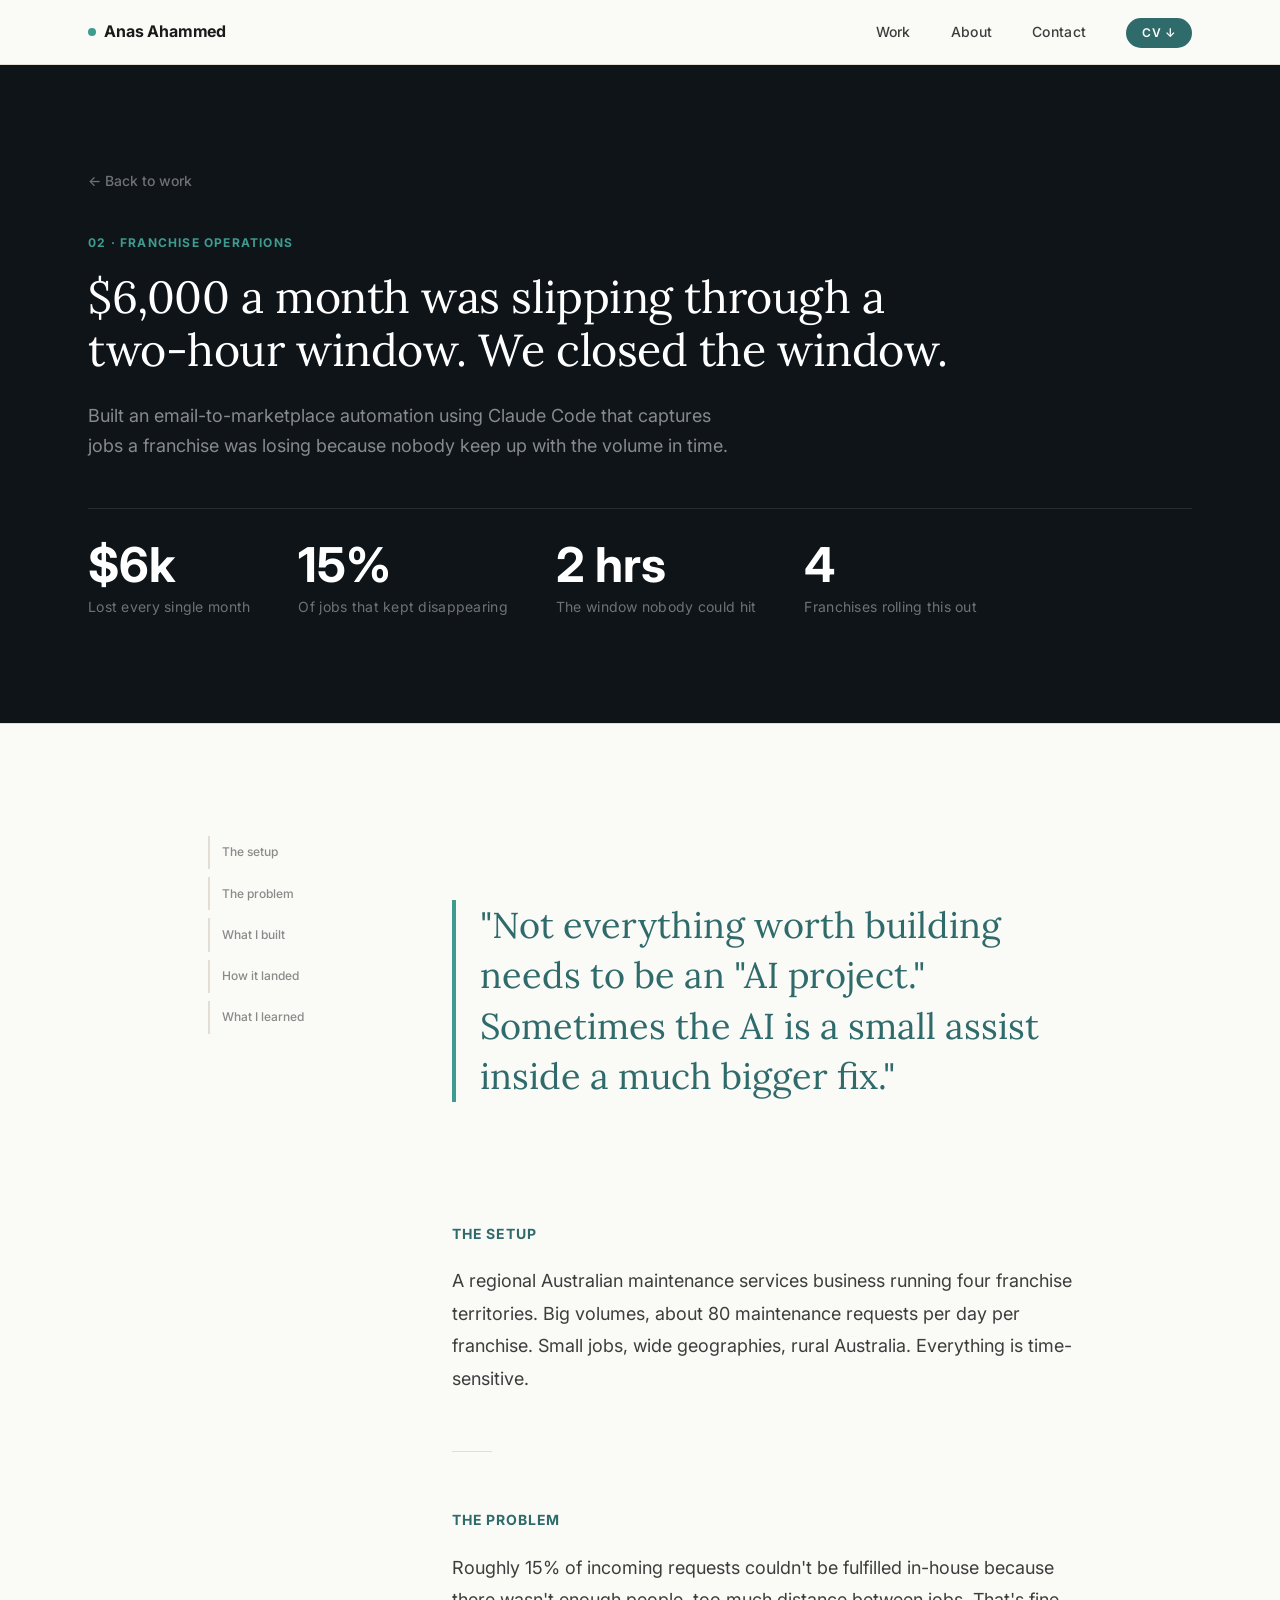
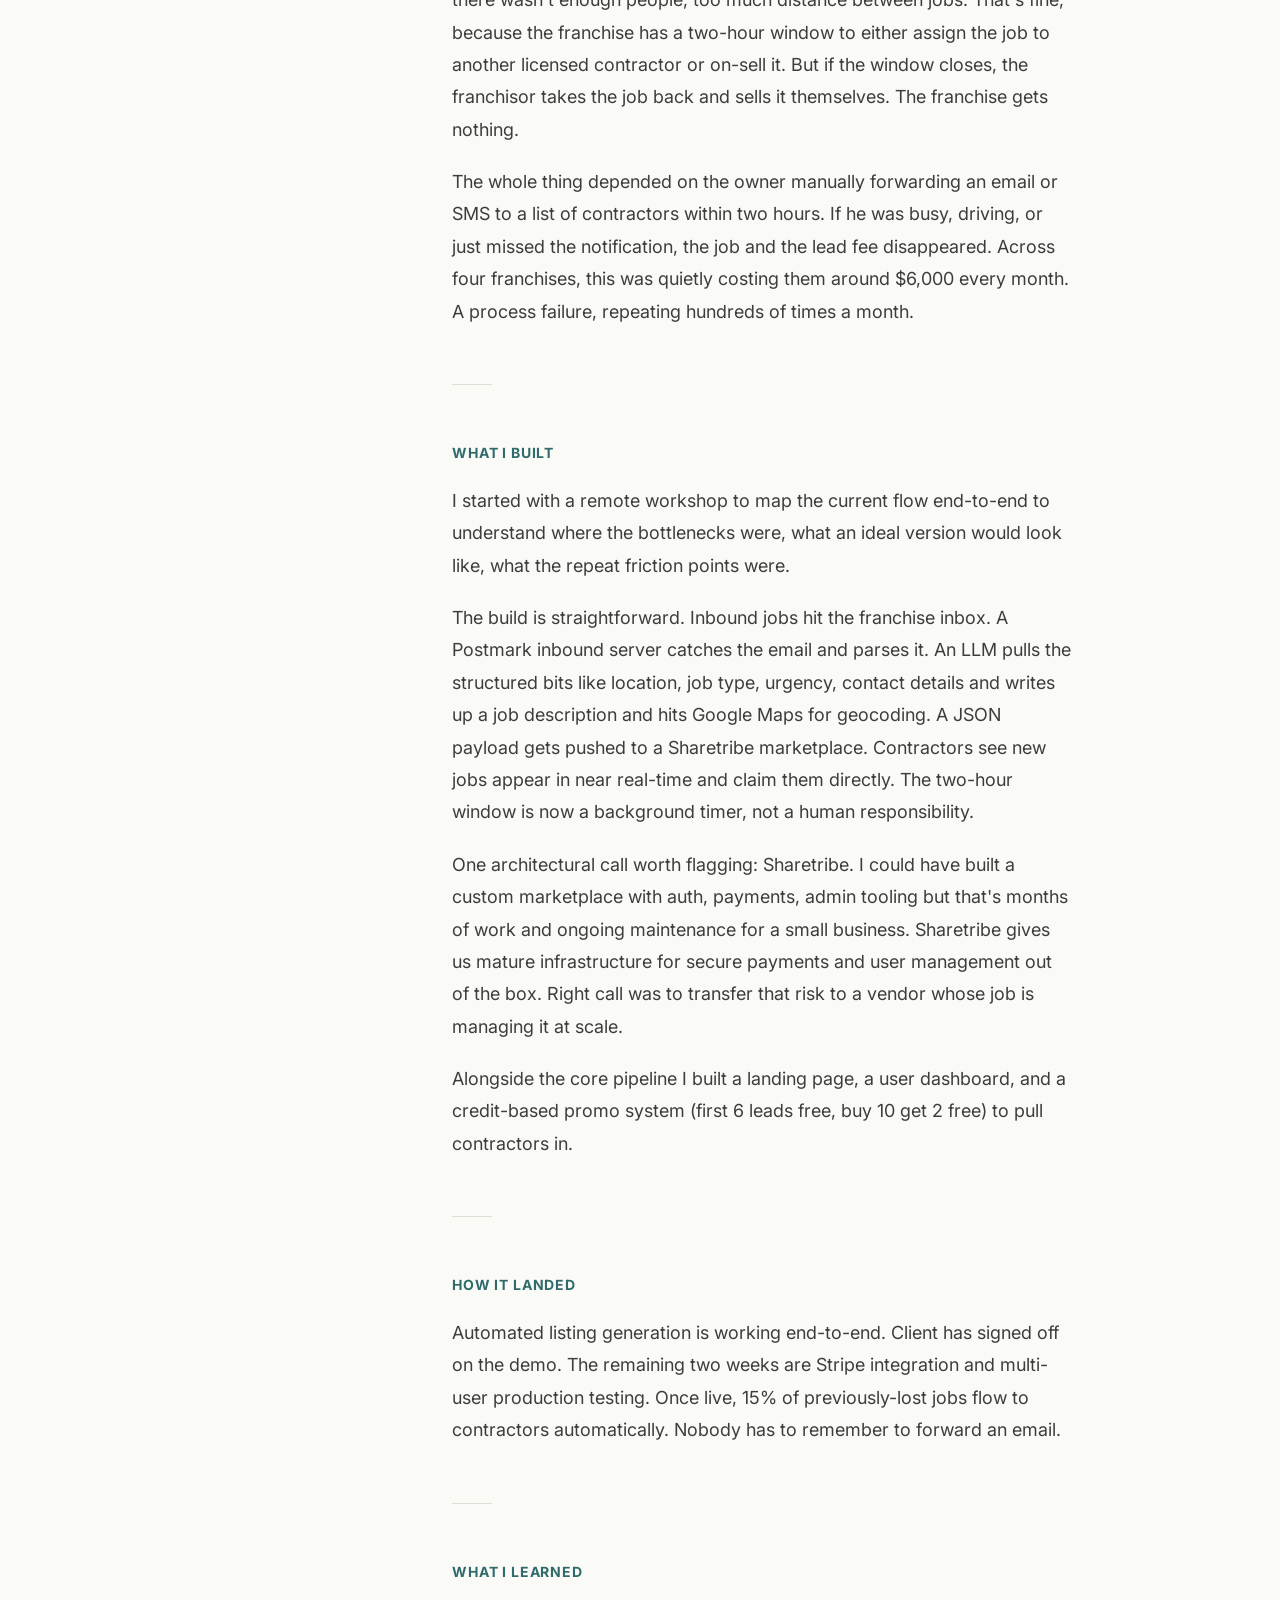
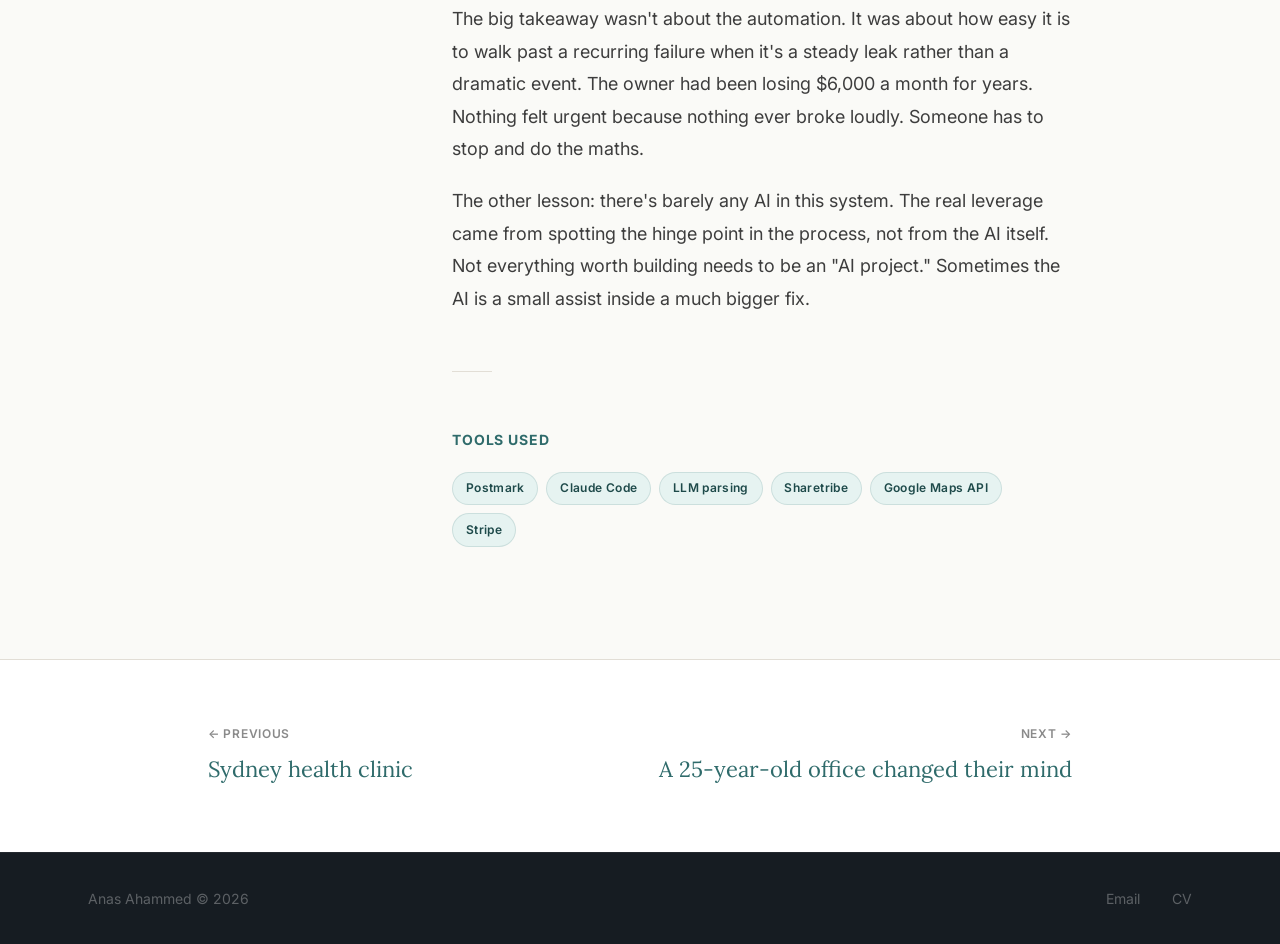
<file: case/franchise-network.html>
<!DOCTYPE html>
<html lang="en">
<head>
    <meta charset="UTF-8">
    <meta name="viewport" content="width=device-width, initial-scale=1.0">
    <title>Case 02 — Franchise Network | Anas Ahammed</title>
    <meta name="description" content="$6,000 a month was left on the table due to manual handling. I closed that gap. Email-to-marketplace automation for a franchise network.">
    <link rel="icon" type="image/x-icon" href="../favicon.ico">
    <link rel="icon" type="image/png" sizes="32x32" href="../favicon-32x32.png">
    <link rel="apple-touch-icon" sizes="180x180" href="../apple-touch-icon.png">
    <link rel="stylesheet" href="../style.css">
</head>
<body class="case-study-page">
    <div class="reading-progress" id="readingProgress"></div>
    <header class="site-nav"><div class="nav-inner"><a href="../index.html" class="nav-logo">Anas Ahammed</a><ul class="nav-links" id="navLinks"><li><a href="../index.html#case-studies">Work</a></li><li><a href="../index.html#about">About</a></li><li><a href="../index.html#contact">Contact</a></li><li><a href="../cv.html" class="nav-cv">CV ↓</a></li></ul><button class="nav-toggle" id="navToggle" aria-label="Toggle navigation" aria-expanded="false"><span></span><span></span><span></span></button></div></header>

    <main>
        <section class="case-hero">
            <div class="container">
                <a class="case-hero__back" href="../index.html#case-studies">← Back to work</a>
                <p class="case-hero__tag">02 · Franchise operations</p>
                <h1 class="case-hero__headline">$6,000 a month was slipping through a two-hour window. We closed the window.</h1>
                <p class="case-hero__oneliner">Built an email-to-marketplace automation using Claude Code that captures jobs a franchise was losing because nobody keep up with the volume in time.</p>
                <div class="case-facts">
                    <div class="case-fact-item"><span class="case-fact-item__value">$6k</span><span class="case-fact-item__label">Lost every single month</span></div>
                    <div class="case-fact-item"><span class="case-fact-item__value">15%</span><span class="case-fact-item__label">Of jobs that kept disappearing</span></div>
                    <div class="case-fact-item"><span class="case-fact-item__value">2 hrs</span><span class="case-fact-item__label">The window nobody could hit</span></div>
                    <div class="case-fact-item"><span class="case-fact-item__value">4</span><span class="case-fact-item__label">Franchises rolling this out</span></div>
                </div>
            </div>
        </section>

        <section class="case-body">
            <div class="case-body__inner">
                <nav class="case-labels" aria-label="Case study sections"><span class="case-label-item">The setup</span><span class="case-label-item">The problem</span><span class="case-label-item">What I built</span><span class="case-label-item">How it landed</span><span class="case-label-item">What I learned</span></nav>
                <div class="case-sections">
                    <blockquote class="case-pull-quote reveal">"Not everything worth building needs to be an "AI project." Sometimes the AI is a small assist inside a much bigger fix."</blockquote>

                    <div class="case-section reveal"><h2 class="case-section__heading">The setup</h2><div class="case-section__body"><p>A regional Australian maintenance services business running four franchise territories. Big volumes, about 80 maintenance requests per day per franchise. Small jobs, wide geographies, rural Australia. Everything is time-sensitive.</p></div></div>

                    <div class="case-section reveal"><h2 class="case-section__heading">The problem</h2><div class="case-section__body"><p>Roughly 15% of incoming requests couldn't be fulfilled in-house because there wasn't enough people, too much distance between jobs. That's fine, because the franchise has a two-hour window to either assign the job to another licensed contractor or on-sell it. But if the window closes, the franchisor takes the job back and sells it themselves. The franchise gets nothing.</p><p>The whole thing depended on the owner manually forwarding an email or SMS to a list of contractors within two hours. If he was busy, driving, or just missed the notification, the job and the lead fee disappeared. Across four franchises, this was quietly costing them around $6,000 every month. A process failure, repeating hundreds of times a month.</p></div></div>

                    <div class="case-section reveal"><h2 class="case-section__heading">What I built</h2><div class="case-section__body"><p>I started with a remote workshop to map the current flow end-to-end to understand where the bottlenecks were, what an ideal version would look like, what the repeat friction points were.</p><p>The build is straightforward. Inbound jobs hit the franchise inbox. A Postmark inbound server catches the email and parses it. An LLM pulls the structured bits like location, job type, urgency, contact details and writes up a job description and hits Google Maps for geocoding. A JSON payload gets pushed to a Sharetribe marketplace. Contractors see new jobs appear in near real-time and claim them directly. The two-hour window is now a background timer, not a human responsibility.</p><p>One architectural call worth flagging: Sharetribe. I could have built a custom marketplace with auth, payments, admin tooling but that's months of work and ongoing maintenance for a small business. Sharetribe gives us mature infrastructure for secure payments and user management out of the box. Right call was to transfer that risk to a vendor whose job is managing it at scale.</p><p>Alongside the core pipeline I built a landing page, a user dashboard, and a credit-based promo system (first 6 leads free, buy 10 get 2 free) to pull contractors in.</p></div></div>

                    <div class="case-section reveal"><h2 class="case-section__heading">How it landed</h2><div class="case-section__body"><p>Automated listing generation is working end-to-end. Client has signed off on the demo. The remaining two weeks are Stripe integration and multi-user production testing. Once live, 15% of previously-lost jobs flow to contractors automatically. Nobody has to remember to forward an email.</p></div></div>

                    <div class="case-section reveal"><h2 class="case-section__heading">What I learned</h2><div class="case-section__body"><p>The big takeaway wasn't about the automation. It was about how easy it is to walk past a recurring failure when it's a steady leak rather than a dramatic event. The owner had been losing $6,000 a month for years. Nothing felt urgent because nothing ever broke loudly. Someone has to stop and do the maths.</p><p>The other lesson: there's barely any AI in this system. The real leverage came from spotting the hinge point in the process, not from the AI itself. Not everything worth building needs to be an "AI project." Sometimes the AI is a small assist inside a much bigger fix.</p></div></div>

                    <div class="case-section reveal"><h2 class="case-section__heading">Tools used</h2><div class="tools-used"><span class="tool-tag">Postmark</span><span class="tool-tag">Claude Code</span><span class="tool-tag">LLM parsing</span><span class="tool-tag">Sharetribe</span><span class="tool-tag">Google Maps API</span><span class="tool-tag">Stripe</span></div></div>
                </div>
            </div>
        </section>

        <nav class="case-nav"><div class="case-nav__inner"><a href="sydney-health-clinic.html" class="case-nav__link"><span class="case-nav__label">← Previous</span><span class="case-nav__title">Sydney health clinic</span></a><a href="regional-real-estate.html" class="case-nav__link" style="text-align:right;"><span class="case-nav__label">Next →</span><span class="case-nav__title">A 25-year-old office changed their mind</span></a></div></nav>
    </main>

    <footer class="site-footer"><div class="footer-inner"><span class="footer-name">Anas Ahammed © 2026</span><ul class="footer-links"><li><a href="mailto:anasmoin@gmail.com">Email</a></li><li><a href="../cv.html">CV</a></li></ul></div></footer>
    <script>const obs=new IntersectionObserver(e=>e.forEach(x=>{if(x.isIntersecting){x.target.classList.add('is-visible');obs.unobserve(x.target);}}),{threshold:0.08,rootMargin:'0px 0px -40px 0px'});document.querySelectorAll('.reveal').forEach(el=>obs.observe(el));const t=document.getElementById('navToggle'),nl=document.getElementById('navLinks');t.addEventListener('click',()=>{const o=nl.classList.toggle('is-open');t.setAttribute('aria-expanded',o);});window.addEventListener('scroll',()=>{const p=document.getElementById('readingProgress');const h=document.documentElement.scrollHeight-window.innerHeight;p.style.width=((window.scrollY/h)*100)+'%';});</script>
</body>
</html>
</file>
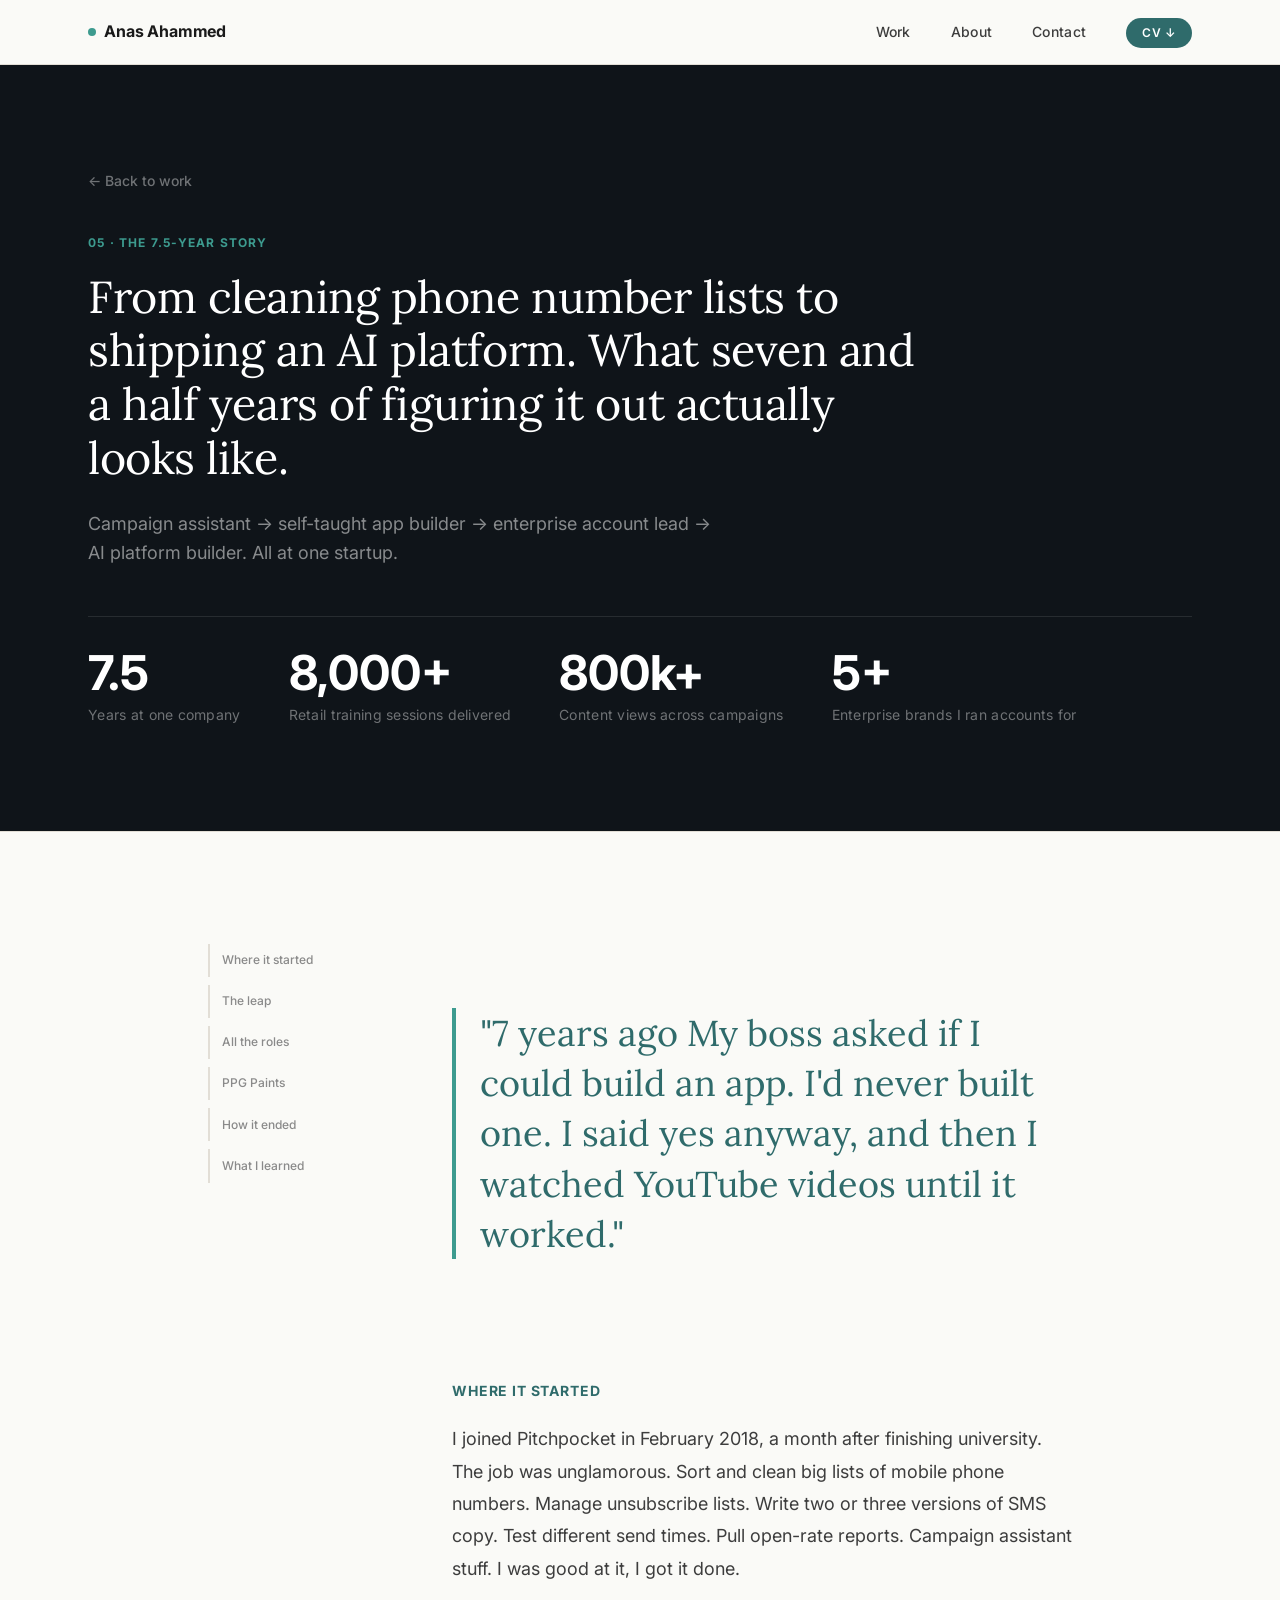
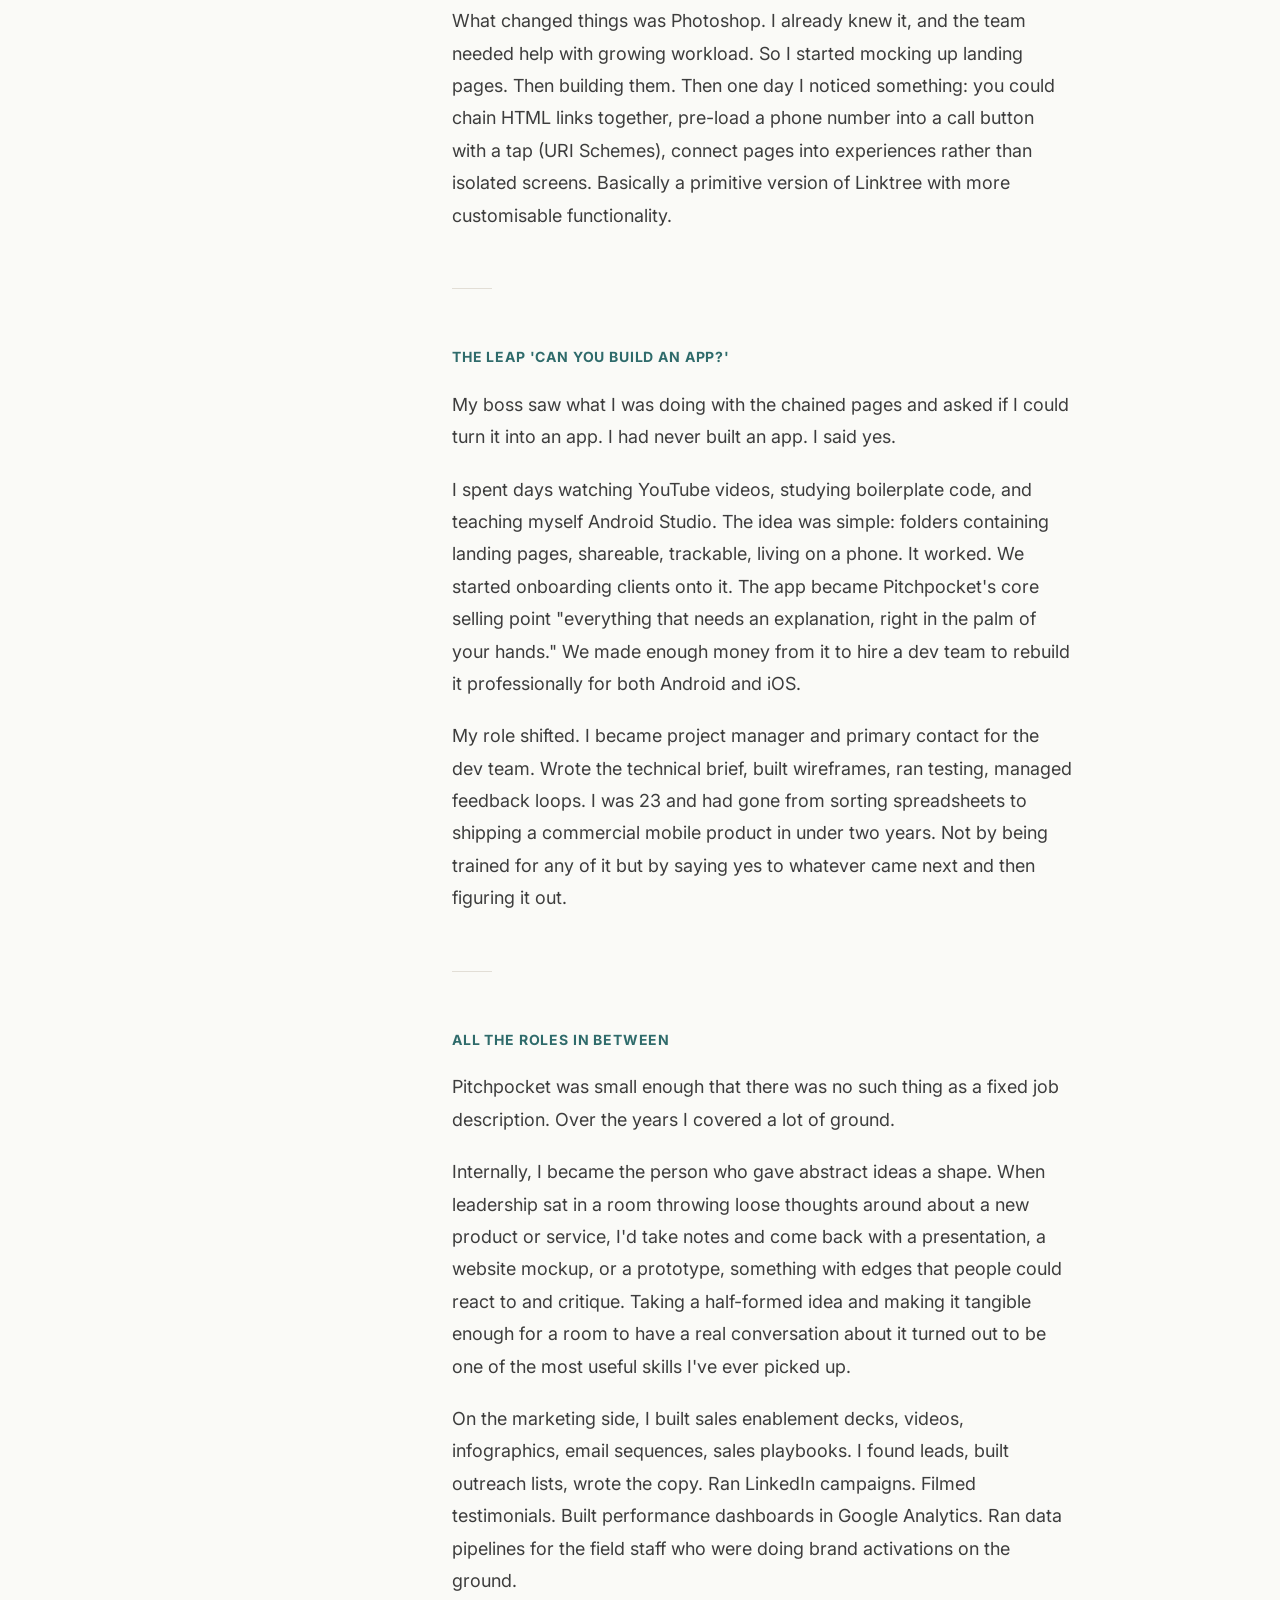
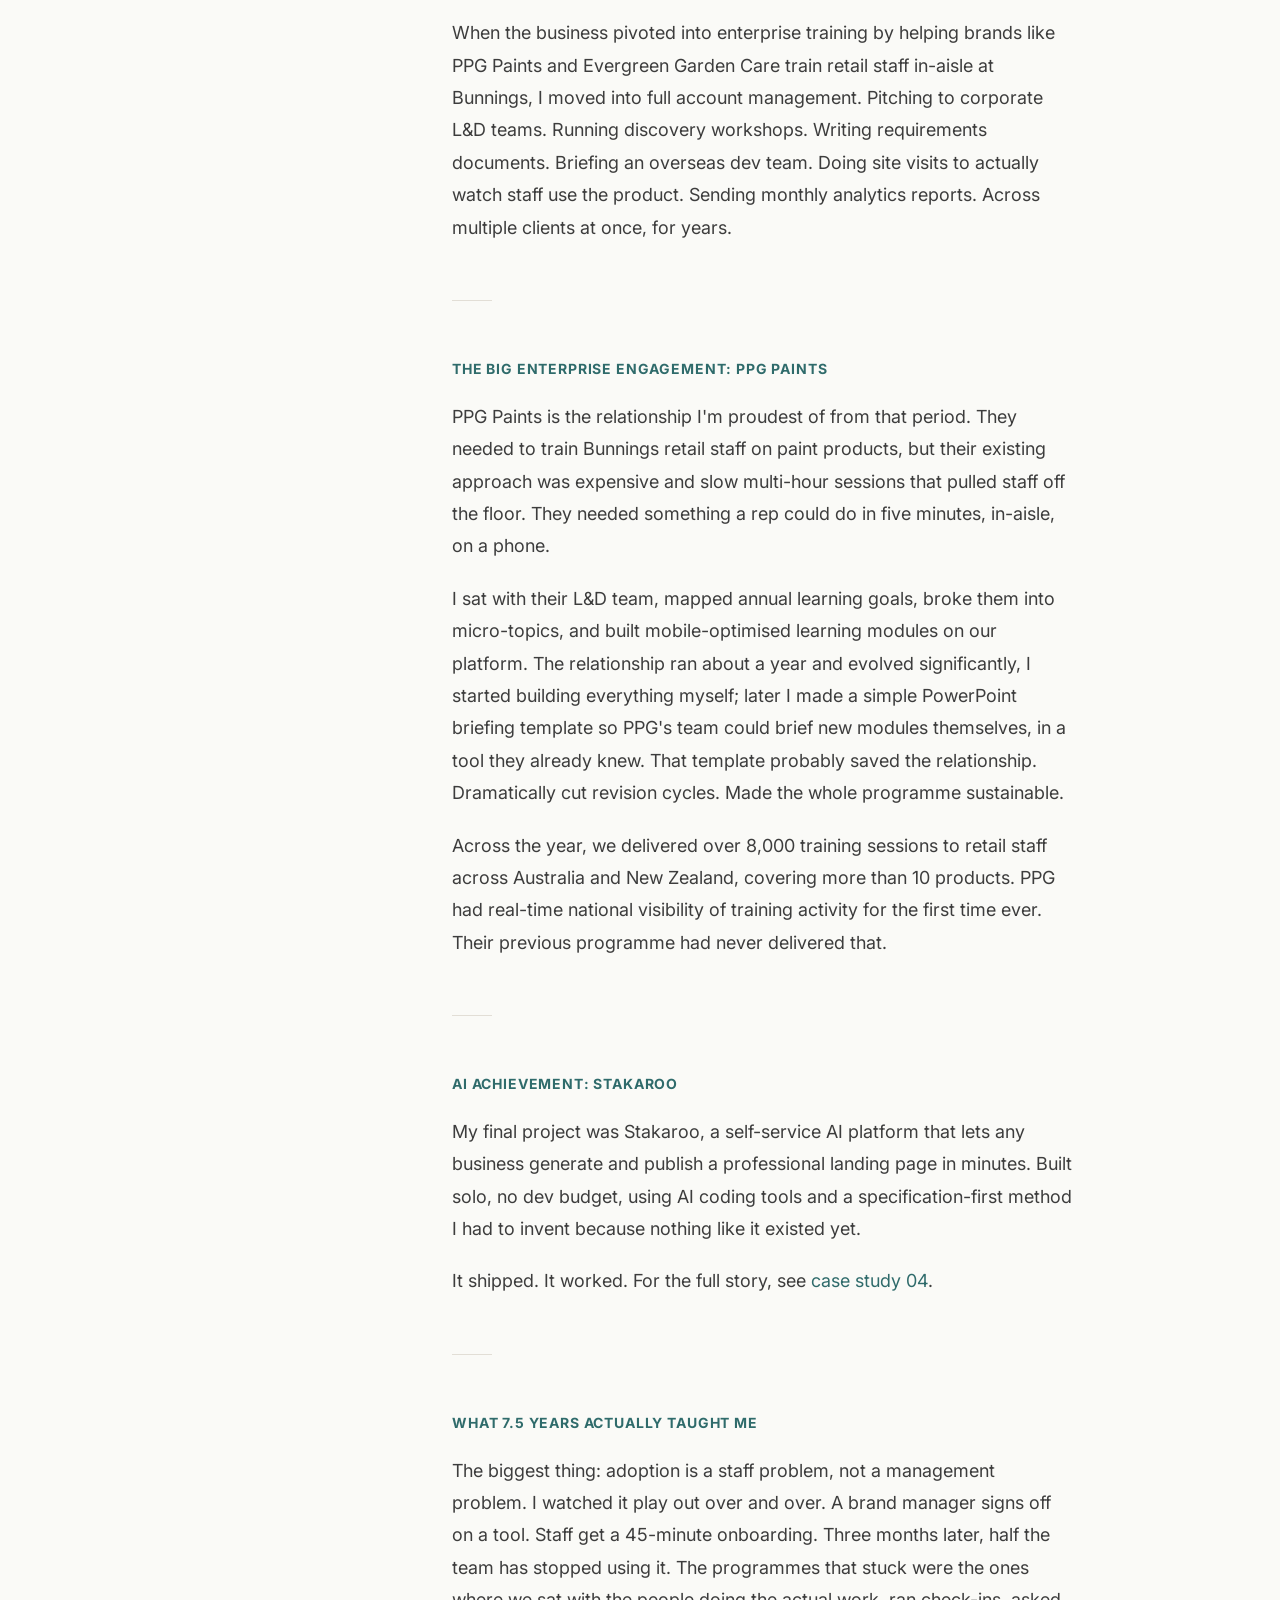
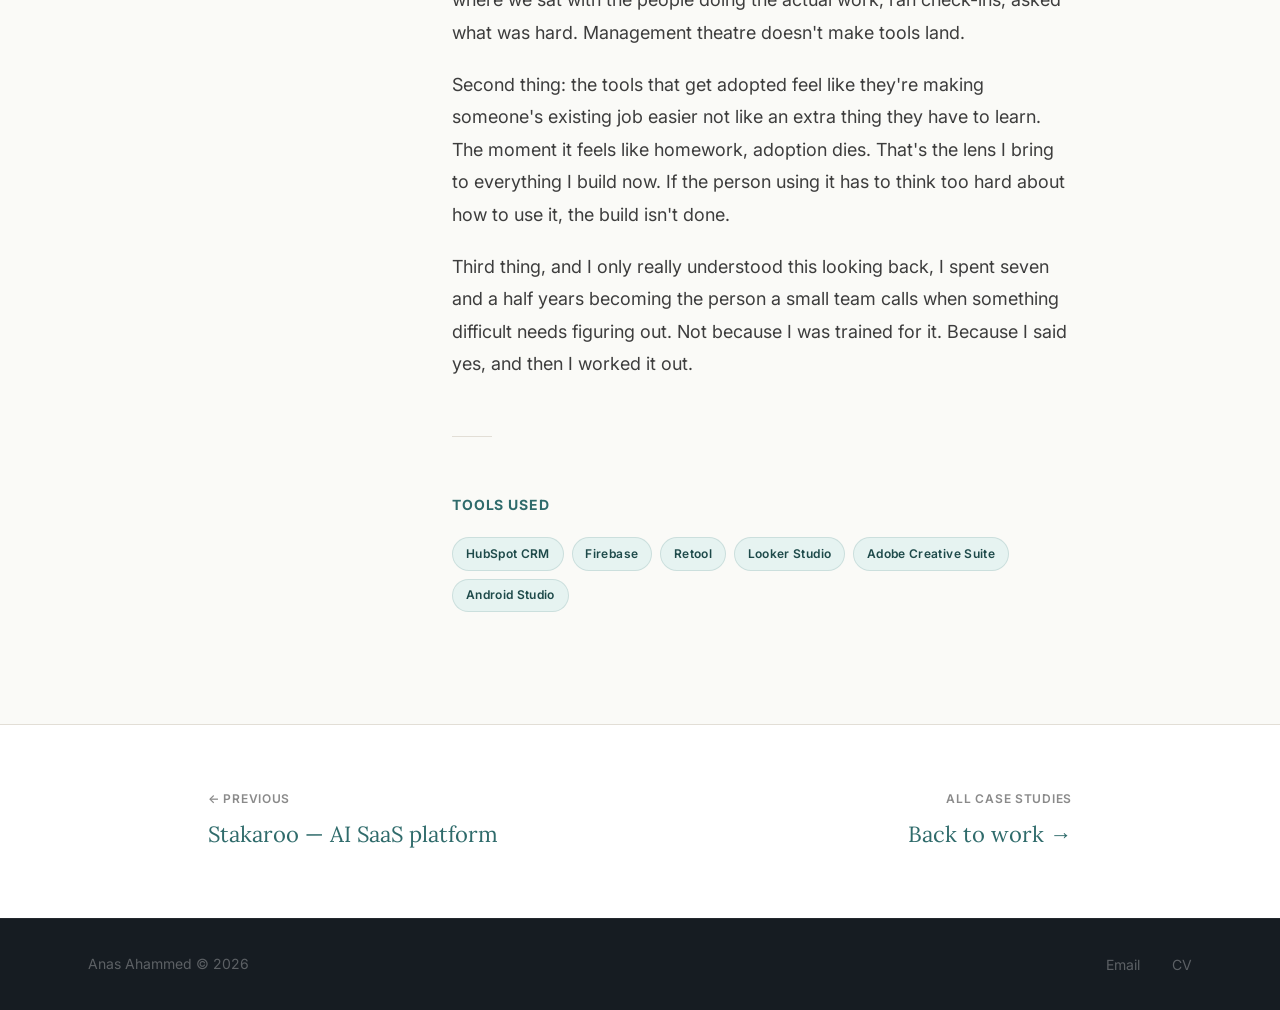
<file: case/pitchpocket.html>
<!DOCTYPE html>
<html lang="en">
<head>
    <meta charset="UTF-8">
    <meta name="viewport" content="width=device-width, initial-scale=1.0">
    <title>Case 05 — Pitchpocket | Anas Ahammed</title>
    <meta name="description" content="From cleaning phone number lists to shipping an AI platform. What seven and a half years of figuring it out actually looks like.">
    <link rel="icon" type="image/x-icon" href="../favicon.ico">
    <link rel="icon" type="image/png" sizes="32x32" href="../favicon-32x32.png">
    <link rel="apple-touch-icon" sizes="180x180" href="../apple-touch-icon.png">
    <link rel="stylesheet" href="../style.css">
</head>
<body class="case-study-page">
    <div class="reading-progress" id="readingProgress"></div>
    <header class="site-nav"><div class="nav-inner"><a href="../index.html" class="nav-logo">Anas Ahammed</a><ul class="nav-links" id="navLinks"><li><a href="../index.html#case-studies">Work</a></li><li><a href="../index.html#about">About</a></li><li><a href="../index.html#contact">Contact</a></li><li><a href="../cv.html" class="nav-cv">CV ↓</a></li></ul><button class="nav-toggle" id="navToggle" aria-label="Toggle navigation" aria-expanded="false"><span></span><span></span><span></span></button></div></header>

    <main>
        <section class="case-hero">
            <div class="container">
                <a class="case-hero__back" href="../index.html#case-studies">← Back to work</a>
                <p class="case-hero__tag">05 · The 7.5-year story</p>
                <h1 class="case-hero__headline">From cleaning phone number lists to shipping an AI platform. What seven and a half years of figuring it out actually looks like.</h1>
                <p class="case-hero__oneliner">Campaign assistant → self-taught app builder → enterprise account lead → AI platform builder. All at one startup.</p>
                <div class="case-facts">
                    <div class="case-fact-item"><span class="case-fact-item__value">7.5</span><span class="case-fact-item__label">Years at one company</span></div>
                    <div class="case-fact-item"><span class="case-fact-item__value">8,000+</span><span class="case-fact-item__label">Retail training sessions delivered</span></div>
                    <div class="case-fact-item"><span class="case-fact-item__value">800k+</span><span class="case-fact-item__label">Content views across campaigns</span></div>
                    <div class="case-fact-item"><span class="case-fact-item__value">5+</span><span class="case-fact-item__label">Enterprise brands I ran accounts for</span></div>
                </div>
            </div>
        </section>

        <section class="case-body">
            <div class="case-body__inner">
                <nav class="case-labels" aria-label="Case study sections"><span class="case-label-item">Where it started</span><span class="case-label-item">The leap</span><span class="case-label-item">All the roles</span><span class="case-label-item">PPG Paints</span><span class="case-label-item">How it ended</span><span class="case-label-item">What I learned</span></nav>
                <div class="case-sections">
                    <blockquote class="case-pull-quote reveal">"7 years ago My boss asked if I could build an app. I'd never built one. I said yes anyway, and then I watched YouTube videos until it worked."</blockquote>

                    <div class="case-section reveal"><h2 class="case-section__heading">Where it started</h2><div class="case-section__body"><p>I joined Pitchpocket in February 2018, a month after finishing university. The job was unglamorous. Sort and clean big lists of mobile phone numbers. Manage unsubscribe lists. Write two or three versions of SMS copy. Test different send times. Pull open-rate reports. Campaign assistant stuff. I was good at it, I got it done.</p><p>What changed things was Photoshop. I already knew it, and the team needed help with growing workload. So I started mocking up landing pages. Then building them. Then one day I noticed something: you could chain HTML links together, pre-load a phone number into a call button with a tap (URI Schemes), connect pages into experiences rather than isolated screens. Basically a primitive version of Linktree with more customisable functionality.</p></div></div>

                    <div class="case-section reveal"><h2 class="case-section__heading">The leap 'can you build an app?'</h2><div class="case-section__body"><p>My boss saw what I was doing with the chained pages and asked if I could turn it into an app. I had never built an app. I said yes.</p><p>I spent days watching YouTube videos, studying boilerplate code, and teaching myself Android Studio. The idea was simple: folders containing landing pages, shareable, trackable, living on a phone. It worked. We started onboarding clients onto it. The app became Pitchpocket's core selling point "everything that needs an explanation, right in the palm of your hands." We made enough money from it to hire a dev team to rebuild it professionally for both Android and iOS.</p><p>My role shifted. I became project manager and primary contact for the dev team. Wrote the technical brief, built wireframes, ran testing, managed feedback loops. I was 23 and had gone from sorting spreadsheets to shipping a commercial mobile product in under two years. Not by being trained for any of it but by saying yes to whatever came next and then figuring it out.</p></div></div>

                    <div class="case-section reveal"><h2 class="case-section__heading">All the roles in between</h2><div class="case-section__body"><p>Pitchpocket was small enough that there was no such thing as a fixed job description. Over the years I covered a lot of ground.</p><p>Internally, I became the person who gave abstract ideas a shape. When leadership sat in a room throwing loose thoughts around about a new product or service, I'd take notes and come back with a presentation, a website mockup, or a prototype, something with edges that people could react to and critique. Taking a half-formed idea and making it tangible enough for a room to have a real conversation about it turned out to be one of the most useful skills I've ever picked up.</p><p>On the marketing side, I built sales enablement decks, videos, infographics, email sequences, sales playbooks. I found leads, built outreach lists, wrote the copy. Ran LinkedIn campaigns. Filmed testimonials. Built performance dashboards in Google Analytics. Ran data pipelines for the field staff who were doing brand activations on the ground.</p><p>When the business pivoted into enterprise training by helping brands like PPG Paints and Evergreen Garden Care train retail staff in-aisle at Bunnings, I moved into full account management. Pitching to corporate L&D teams. Running discovery workshops. Writing requirements documents. Briefing an overseas dev team. Doing site visits to actually watch staff use the product. Sending monthly analytics reports. Across multiple clients at once, for years.</p></div></div>

                    <div class="case-section reveal"><h2 class="case-section__heading">The big enterprise engagement: PPG Paints</h2><div class="case-section__body"><p>PPG Paints is the relationship I'm proudest of from that period. They needed to train Bunnings retail staff on paint products, but their existing approach was expensive and slow multi-hour sessions that pulled staff off the floor. They needed something a rep could do in five minutes, in-aisle, on a phone.</p><p>I sat with their L&D team, mapped annual learning goals, broke them into micro-topics, and built mobile-optimised learning modules on our platform. The relationship ran about a year and evolved significantly, I started building everything myself; later I made a simple PowerPoint briefing template so PPG's team could brief new modules themselves, in a tool they already knew. That template probably saved the relationship. Dramatically cut revision cycles. Made the whole programme sustainable.</p><p>Across the year, we delivered over 8,000 training sessions to retail staff across Australia and New Zealand, covering more than 10 products. PPG had real-time national visibility of training activity for the first time ever. Their previous programme had never delivered that.</p></div></div>

                    <div class="case-section reveal"><h2 class="case-section__heading">AI achievement: Stakaroo</h2><div class="case-section__body"><p>My final project was Stakaroo, a self-service AI platform that lets any business generate and publish a professional landing page in minutes. Built solo, no dev budget, using AI coding tools and a specification-first method I had to invent because nothing like it existed yet.</p><p>It shipped. It worked. For the full story, see <a href="stakaroo.html">case study 04</a>.</p></div></div>

                    <div class="case-section reveal"><h2 class="case-section__heading">What 7.5 years actually taught me</h2><div class="case-section__body"><p>The biggest thing: adoption is a staff problem, not a management problem. I watched it play out over and over. A brand manager signs off on a tool. Staff get a 45-minute onboarding. Three months later, half the team has stopped using it. The programmes that stuck were the ones where we sat with the people doing the actual work, ran check-ins, asked what was hard. Management theatre doesn't make tools land.</p><p>Second thing: the tools that get adopted feel like they're making someone's existing job easier not like an extra thing they have to learn. The moment it feels like homework, adoption dies. That's the lens I bring to everything I build now. If the person using it has to think too hard about how to use it, the build isn't done.</p><p>Third thing, and I only really understood this looking back, I spent seven and a half years becoming the person a small team calls when something difficult needs figuring out. Not because I was trained for it. Because I said yes, and then I worked it out.</p></div></div>

                    <div class="case-section reveal"><h2 class="case-section__heading">Tools used</h2><div class="tools-used"><span class="tool-tag">HubSpot CRM</span><span class="tool-tag">Firebase</span><span class="tool-tag">Retool</span><span class="tool-tag">Looker Studio</span><span class="tool-tag">Adobe Creative Suite</span><span class="tool-tag">Android Studio</span></div></div>
                </div>
            </div>
        </section>

        <nav class="case-nav"><div class="case-nav__inner"><a href="stakaroo.html" class="case-nav__link"><span class="case-nav__label">← Previous</span><span class="case-nav__title">Stakaroo — AI SaaS platform</span></a><a href="../index.html#case-studies" class="case-nav__link" style="text-align:right;"><span class="case-nav__label">All case studies</span><span class="case-nav__title">Back to work →</span></a></div></nav>
    </main>

    <footer class="site-footer"><div class="footer-inner"><span class="footer-name">Anas Ahammed © 2026</span><ul class="footer-links"><li><a href="mailto:anasmoin@gmail.com">Email</a></li><li><a href="../cv.html">CV</a></li></ul></div></footer>
    <script>const obs=new IntersectionObserver(e=>e.forEach(x=>{if(x.isIntersecting){x.target.classList.add('is-visible');obs.unobserve(x.target);}}),{threshold:0.08,rootMargin:'0px 0px -40px 0px'});document.querySelectorAll('.reveal').forEach(el=>obs.observe(el));const t=document.getElementById('navToggle'),nl=document.getElementById('navLinks');t.addEventListener('click',()=>{const o=nl.classList.toggle('is-open');t.setAttribute('aria-expanded',o);});window.addEventListener('scroll',()=>{const p=document.getElementById('readingProgress');const h=document.documentElement.scrollHeight-window.innerHeight;p.style.width=((window.scrollY/h)*100)+'%';});</script>
</body>
</html>
</file>
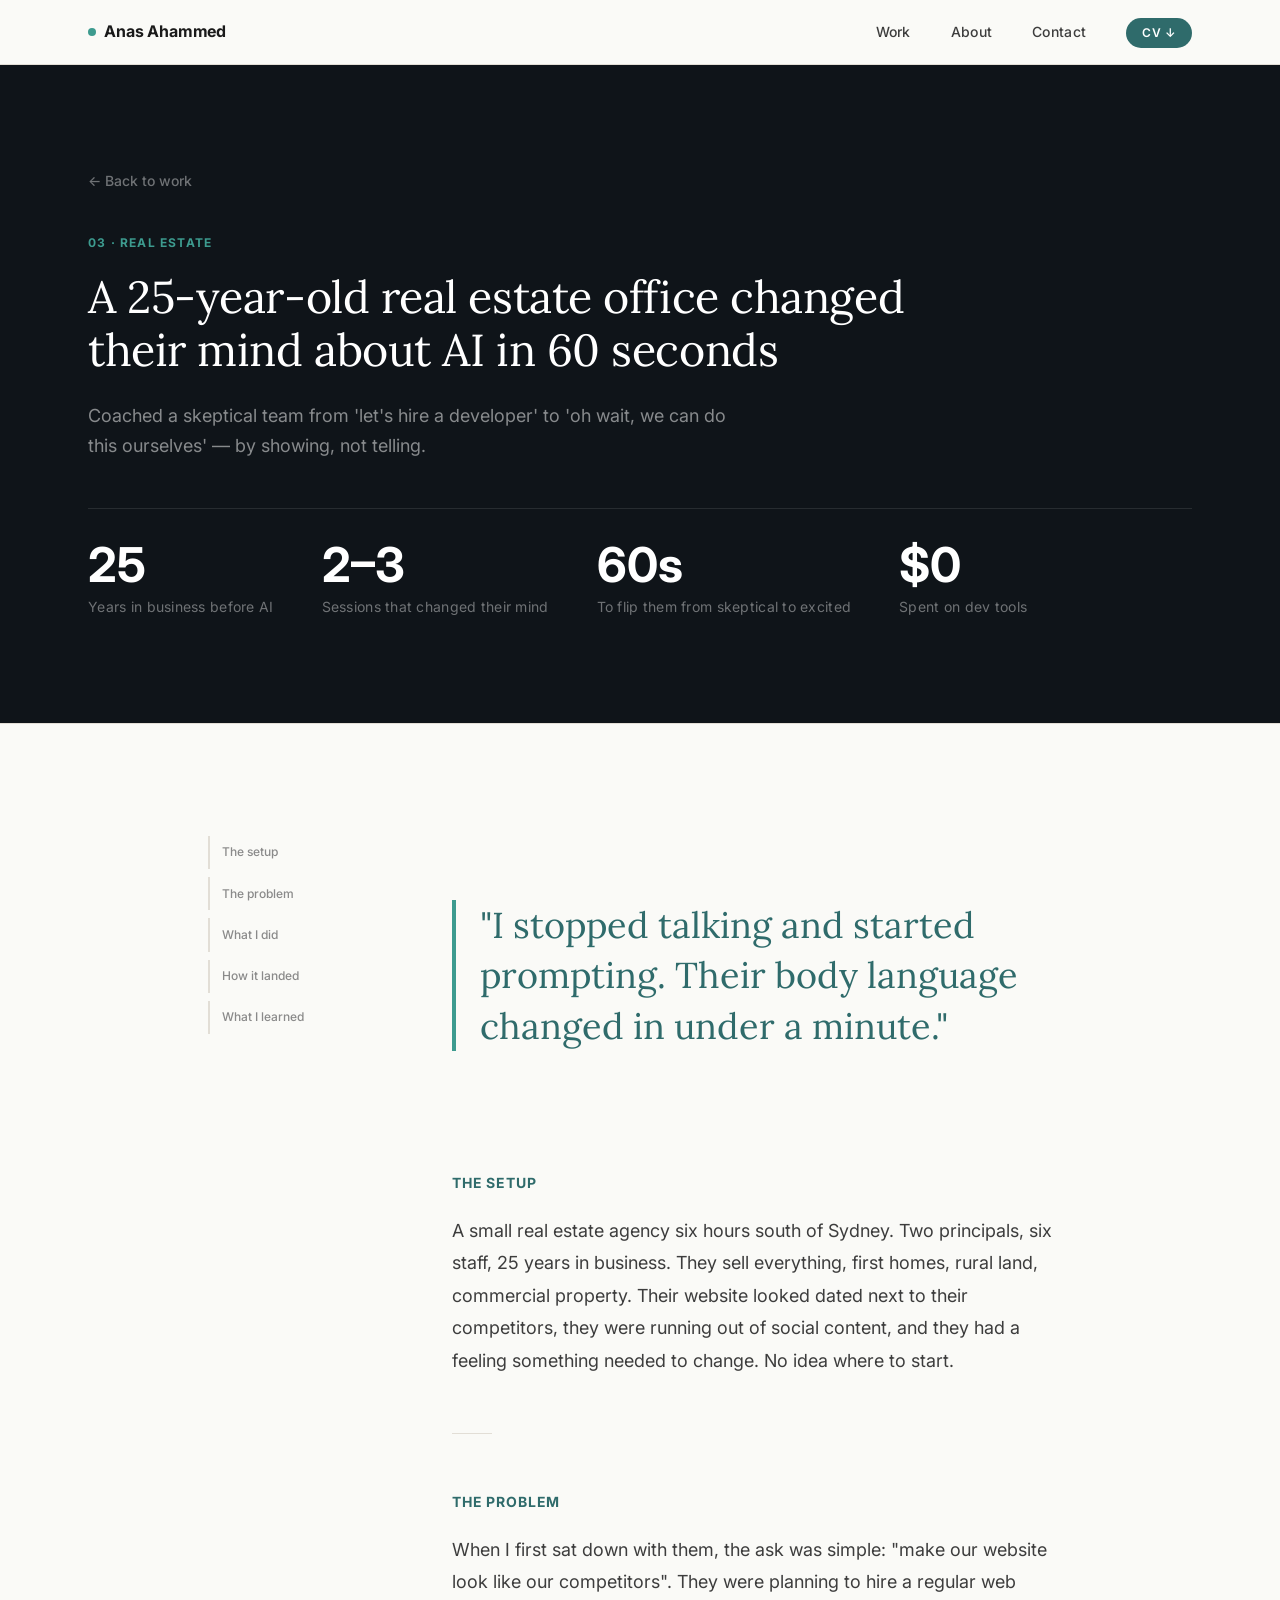
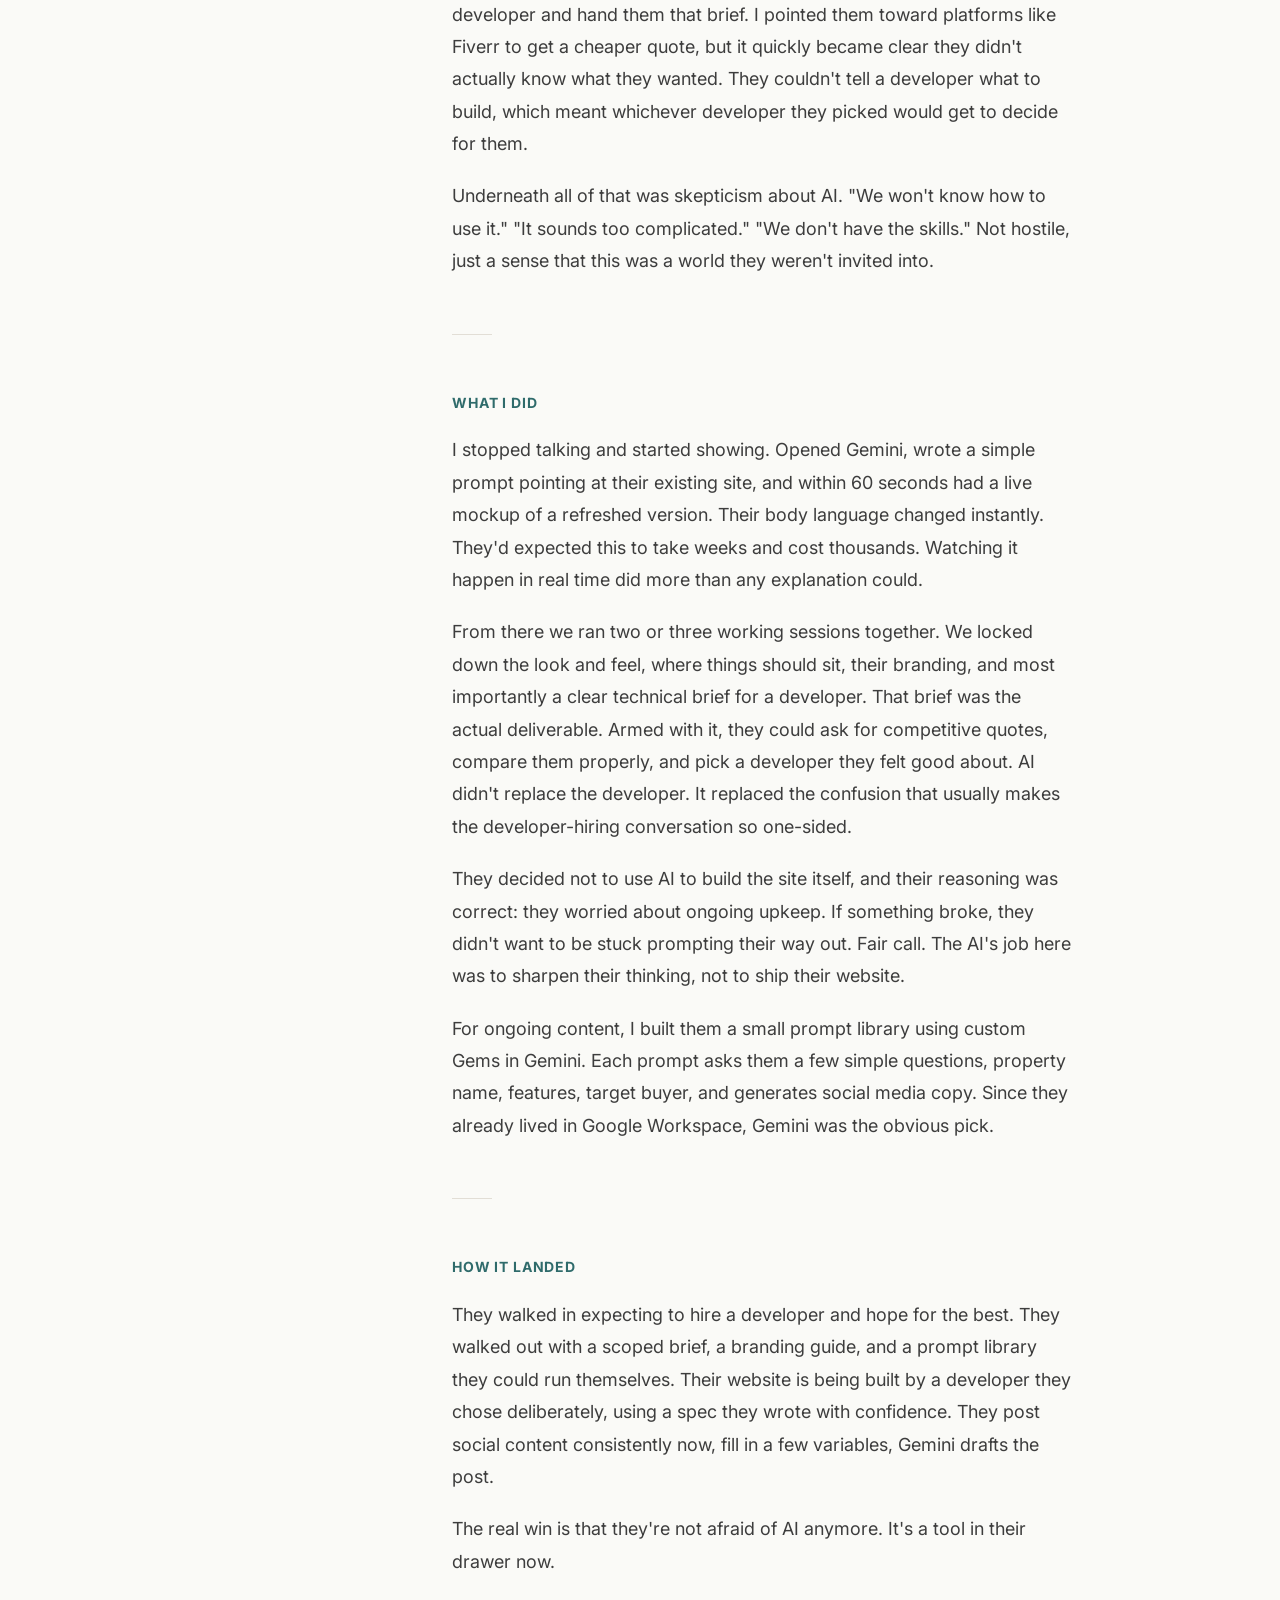
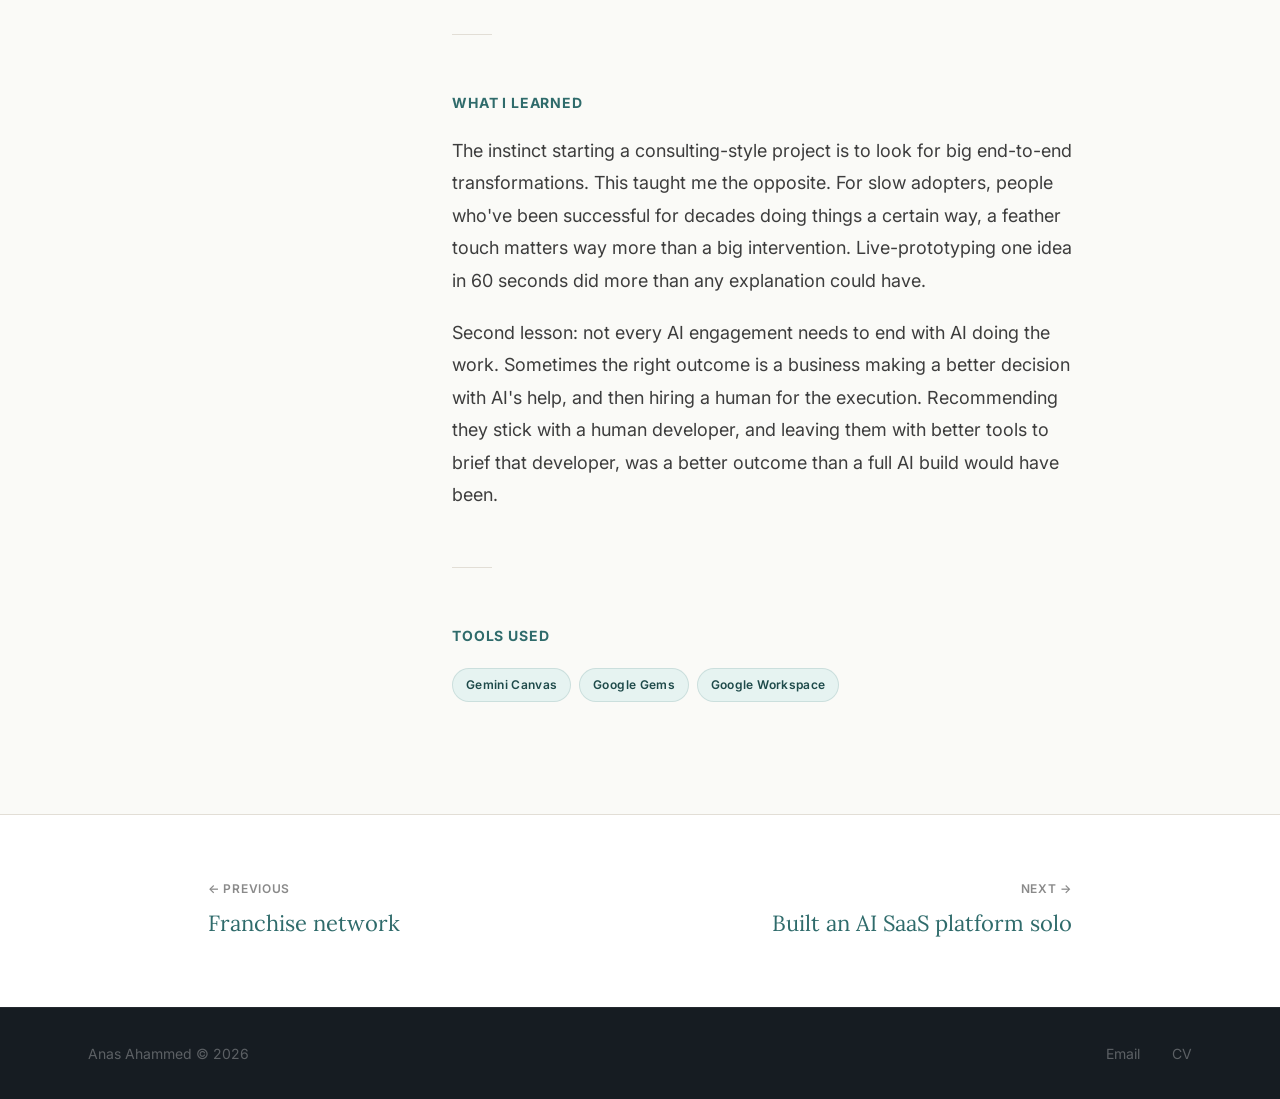
<file: case/regional-real-estate.html>
<!DOCTYPE html>
<html lang="en">
<head>
    <meta charset="UTF-8">
    <meta name="viewport" content="width=device-width, initial-scale=1.0">
    <title>Case 03 — Regional Real Estate | Anas Ahammed</title>
    <meta name="description" content="A 25-year-old real estate office changed their mind about AI in 60 seconds. Strategy and coaching for a regional NSW agency.">
    <link rel="icon" type="image/x-icon" href="../favicon.ico">
    <link rel="icon" type="image/png" sizes="32x32" href="../favicon-32x32.png">
    <link rel="apple-touch-icon" sizes="180x180" href="../apple-touch-icon.png">
    <link rel="stylesheet" href="../style.css">
</head>
<body class="case-study-page">
    <div class="reading-progress" id="readingProgress"></div>
    <header class="site-nav"><div class="nav-inner"><a href="../index.html" class="nav-logo">Anas Ahammed</a><ul class="nav-links" id="navLinks"><li><a href="../index.html#case-studies">Work</a></li><li><a href="../index.html#about">About</a></li><li><a href="../index.html#contact">Contact</a></li><li><a href="../cv.html" class="nav-cv">CV ↓</a></li></ul><button class="nav-toggle" id="navToggle" aria-label="Toggle navigation" aria-expanded="false"><span></span><span></span><span></span></button></div></header>

    <main>
        <section class="case-hero">
            <div class="container">
                <a class="case-hero__back" href="../index.html#case-studies">← Back to work</a>
                <p class="case-hero__tag">03 · Real estate</p>
                <h1 class="case-hero__headline">A 25-year-old real estate office changed their mind about AI in 60 seconds</h1>
                <p class="case-hero__oneliner">Coached a skeptical team from 'let's hire a developer' to 'oh wait, we can do this ourselves' — by showing, not telling.</p>
                <div class="case-facts">
                    <div class="case-fact-item"><span class="case-fact-item__value">25</span><span class="case-fact-item__label">Years in business before AI</span></div>
                    <div class="case-fact-item"><span class="case-fact-item__value">2–3</span><span class="case-fact-item__label">Sessions that changed their mind</span></div>
                    <div class="case-fact-item"><span class="case-fact-item__value">60s</span><span class="case-fact-item__label">To flip them from skeptical to excited</span></div>
                    <div class="case-fact-item"><span class="case-fact-item__value">$0</span><span class="case-fact-item__label">Spent on dev tools</span></div>
                </div>
            </div>
        </section>

        <section class="case-body">
            <div class="case-body__inner">
                <nav class="case-labels" aria-label="Case study sections"><span class="case-label-item">The setup</span><span class="case-label-item">The problem</span><span class="case-label-item">What I did</span><span class="case-label-item">How it landed</span><span class="case-label-item">What I learned</span></nav>
                <div class="case-sections">
                    <blockquote class="case-pull-quote reveal">"I stopped talking and started prompting. Their body language changed in under a minute."</blockquote>

                    <div class="case-section reveal"><h2 class="case-section__heading">The setup</h2><div class="case-section__body"><p>A small real estate agency six hours south of Sydney. Two principals, six staff, 25 years in business. They sell everything, first homes, rural land, commercial property. Their website looked dated next to their competitors, they were running out of social content, and they had a feeling something needed to change. No idea where to start.</p></div></div>

                    <div class="case-section reveal"><h2 class="case-section__heading">The problem</h2><div class="case-section__body"><p>When I first sat down with them, the ask was simple: "make our website look like our competitors". They were planning to hire a regular web developer and hand them that brief. I pointed them toward platforms like Fiverr to get a cheaper quote, but it quickly became clear they didn't actually know what they wanted. They couldn't tell a developer what to build, which meant whichever developer they picked would get to decide for them.</p><p>Underneath all of that was skepticism about AI. "We won't know how to use it." "It sounds too complicated." "We don't have the skills." Not hostile, just a sense that this was a world they weren't invited into.</p></div></div>

                    <div class="case-section reveal"><h2 class="case-section__heading">What I did</h2><div class="case-section__body"><p>I stopped talking and started showing. Opened Gemini, wrote a simple prompt pointing at their existing site, and within 60 seconds had a live mockup of a refreshed version. Their body language changed instantly. They'd expected this to take weeks and cost thousands. Watching it happen in real time did more than any explanation could.</p><p>From there we ran two or three working sessions together. We locked down the look and feel, where things should sit, their branding, and most importantly a clear technical brief for a developer. That brief was the actual deliverable. Armed with it, they could ask for competitive quotes, compare them properly, and pick a developer they felt good about. AI didn't replace the developer. It replaced the confusion that usually makes the developer-hiring conversation so one-sided.</p><p>They decided not to use AI to build the site itself, and their reasoning was correct: they worried about ongoing upkeep. If something broke, they didn't want to be stuck prompting their way out. Fair call. The AI's job here was to sharpen their thinking, not to ship their website.</p><p>For ongoing content, I built them a small prompt library using custom Gems in Gemini. Each prompt asks them a few simple questions, property name, features, target buyer, and generates social media copy. Since they already lived in Google Workspace, Gemini was the obvious pick.</p></div></div>

                    <div class="case-section reveal"><h2 class="case-section__heading">How it landed</h2><div class="case-section__body"><p>They walked in expecting to hire a developer and hope for the best. They walked out with a scoped brief, a branding guide, and a prompt library they could run themselves. Their website is being built by a developer they chose deliberately, using a spec they wrote with confidence. They post social content consistently now, fill in a few variables, Gemini drafts the post.</p><p>The real win is that they're not afraid of AI anymore. It's a tool in their drawer now.</p></div></div>

                    <div class="case-section reveal"><h2 class="case-section__heading">What I learned</h2><div class="case-section__body"><p>The instinct starting a consulting-style project is to look for big end-to-end transformations. This taught me the opposite. For slow adopters,  people who've been successful for decades doing things a certain way, a feather touch matters way more than a big intervention. Live-prototyping one idea in 60 seconds did more than any explanation could have.</p><p>Second lesson: not every AI engagement needs to end with AI doing the work. Sometimes the right outcome is a business making a better decision with AI's help, and then hiring a human for the execution. Recommending they stick with a human developer, and leaving them with better tools to brief that developer, was a better outcome than a full AI build would have been.</p></div></div>

                    <div class="case-section reveal"><h2 class="case-section__heading">Tools used</h2><div class="tools-used"><span class="tool-tag">Gemini Canvas</span><span class="tool-tag">Google Gems</span><span class="tool-tag">Google Workspace</span></div></div>
                </div>
            </div>
        </section>

        <nav class="case-nav"><div class="case-nav__inner"><a href="franchise-network.html" class="case-nav__link"><span class="case-nav__label">← Previous</span><span class="case-nav__title">Franchise network</span></a><a href="stakaroo.html" class="case-nav__link" style="text-align:right;"><span class="case-nav__label">Next →</span><span class="case-nav__title">Built an AI SaaS platform solo</span></a></div></nav>
    </main>

    <footer class="site-footer"><div class="footer-inner"><span class="footer-name">Anas Ahammed © 2026</span><ul class="footer-links"><li><a href="mailto:anasmoin@gmail.com">Email</a></li><li><a href="../cv.html">CV</a></li></ul></div></footer>
    <script>const obs=new IntersectionObserver(e=>e.forEach(x=>{if(x.isIntersecting){x.target.classList.add('is-visible');obs.unobserve(x.target);}}),{threshold:0.08,rootMargin:'0px 0px -40px 0px'});document.querySelectorAll('.reveal').forEach(el=>obs.observe(el));const t=document.getElementById('navToggle'),nl=document.getElementById('navLinks');t.addEventListener('click',()=>{const o=nl.classList.toggle('is-open');t.setAttribute('aria-expanded',o);});window.addEventListener('scroll',()=>{const p=document.getElementById('readingProgress');const h=document.documentElement.scrollHeight-window.innerHeight;p.style.width=((window.scrollY/h)*100)+'%';});</script>
</body>
</html>
</file>
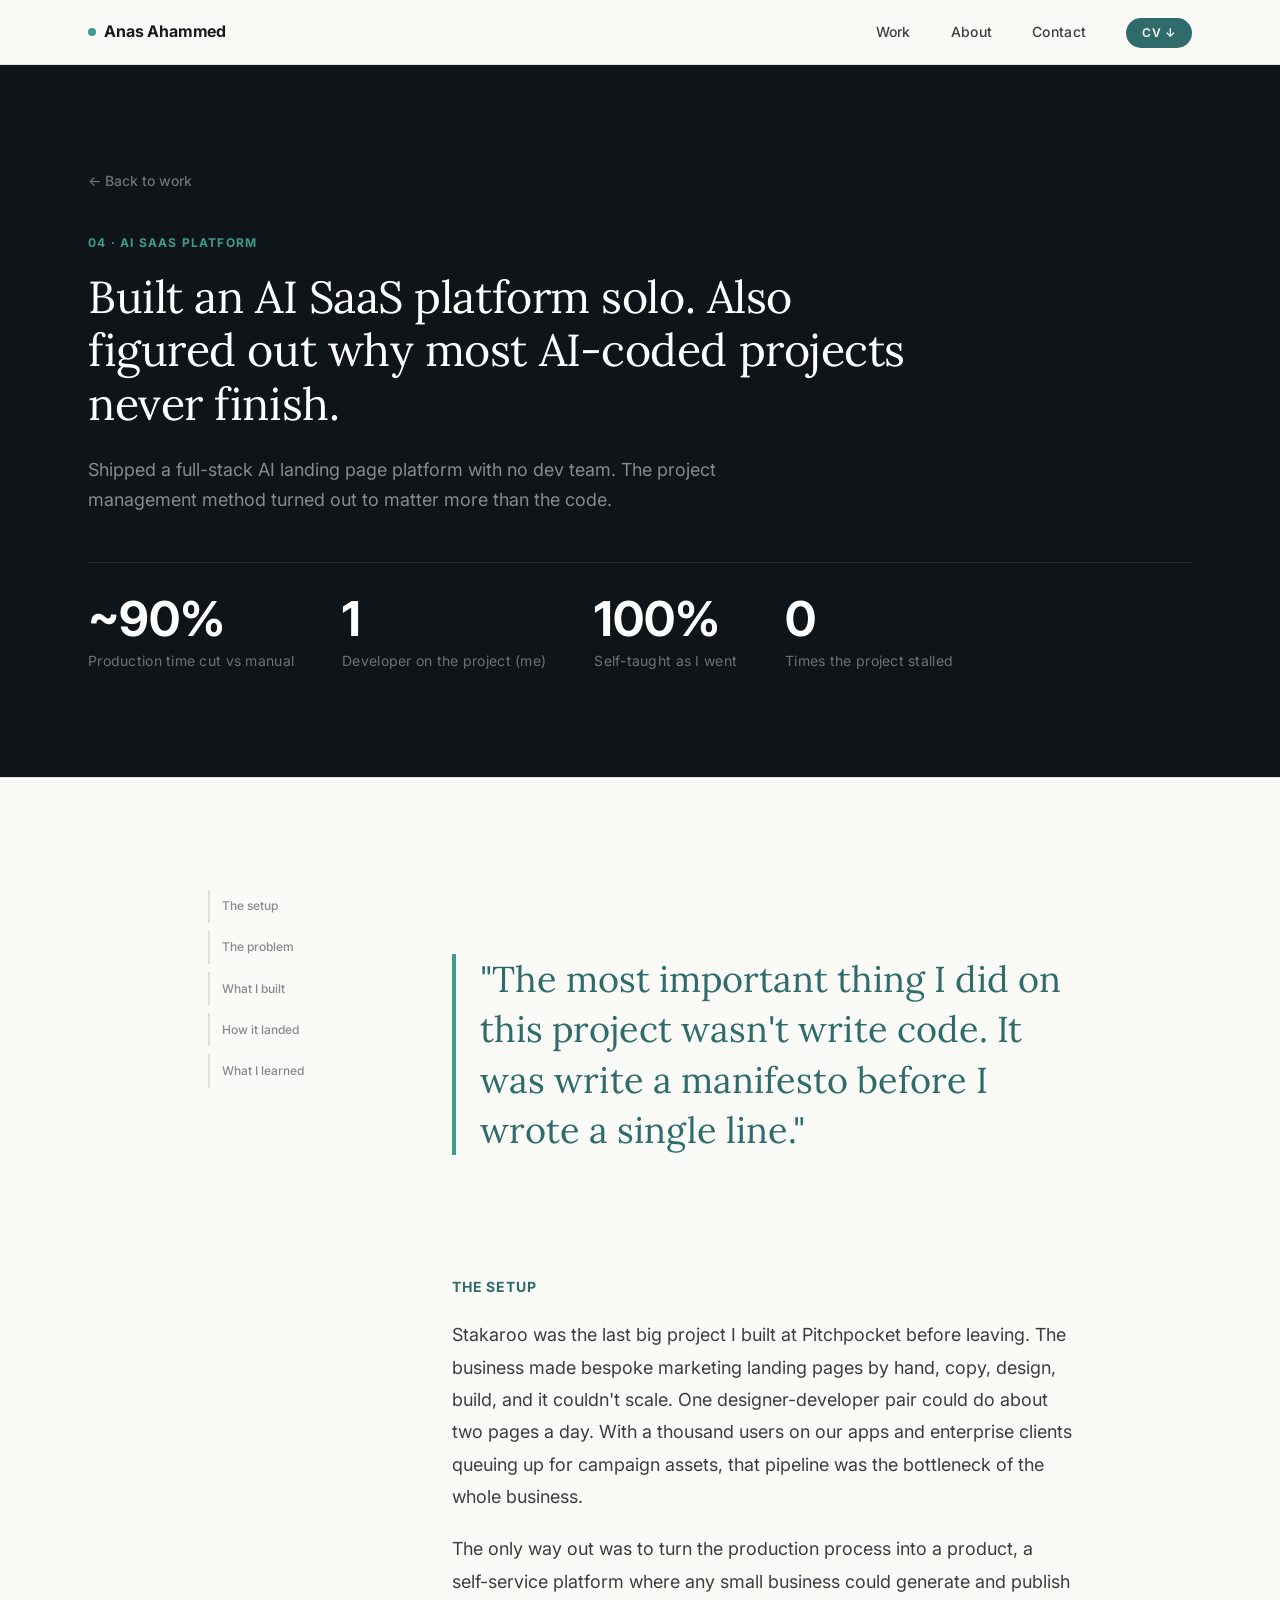
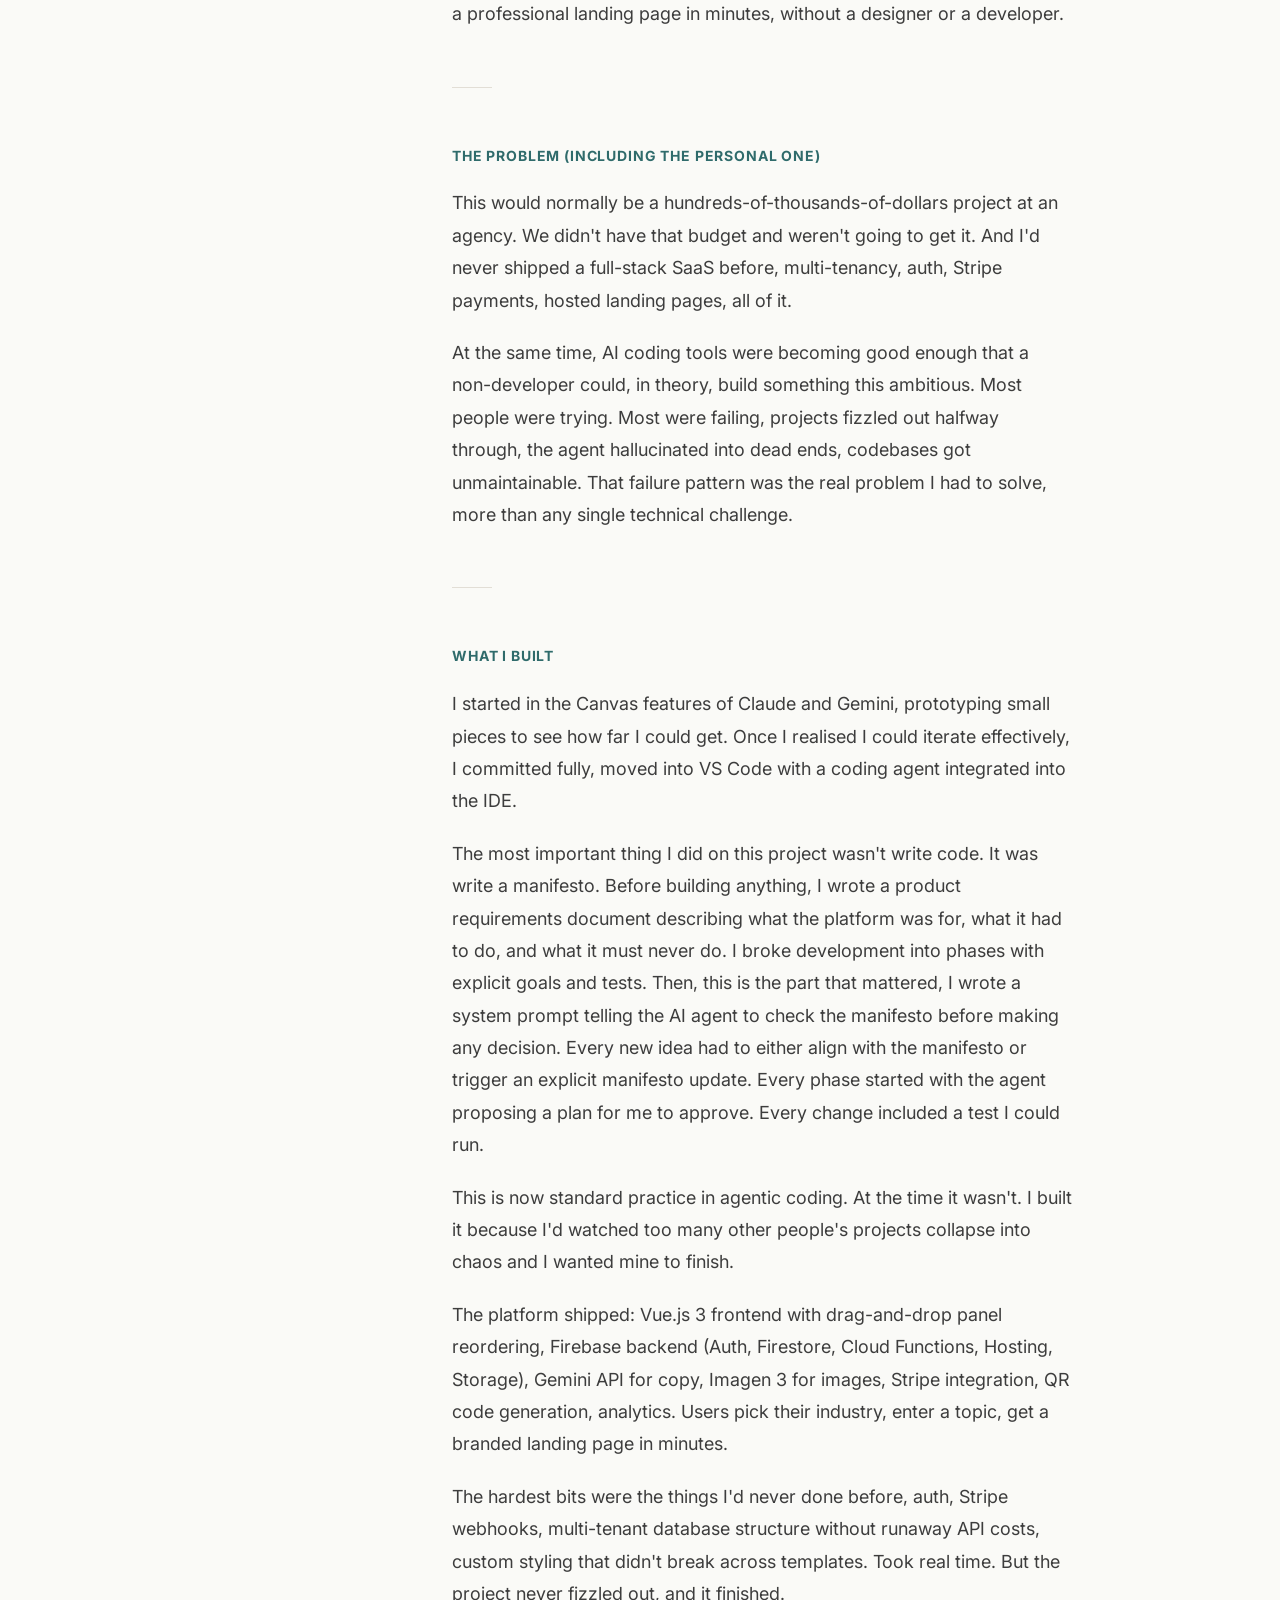
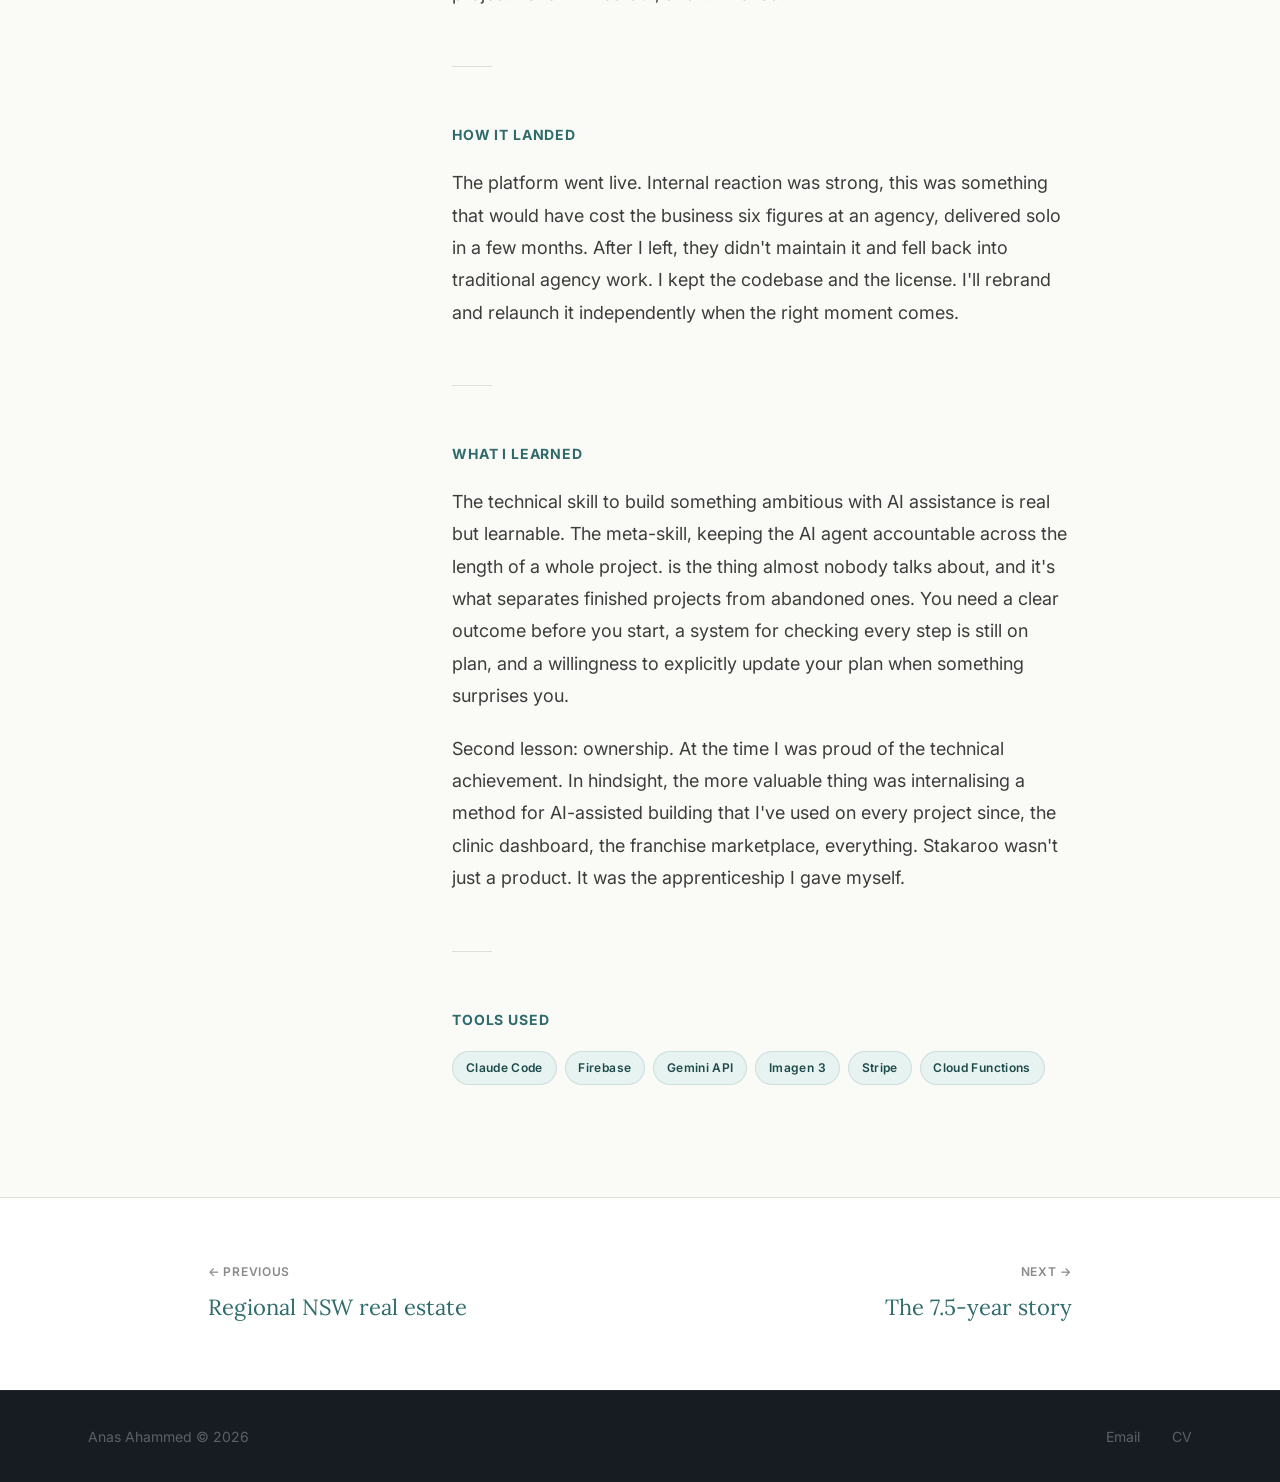
<file: case/stakaroo.html>
<!DOCTYPE html>
<html lang="en">
<head>
    <meta charset="UTF-8">
    <meta name="viewport" content="width=device-width, initial-scale=1.0">
    <title>Case 04 — Stakaroo | Anas Ahammed</title>
    <meta name="description" content="Built an AI SaaS platform solo. Also figured out why most AI-coded projects never finish.">
    <link rel="icon" type="image/x-icon" href="../favicon.ico">
    <link rel="icon" type="image/png" sizes="32x32" href="../favicon-32x32.png">
    <link rel="apple-touch-icon" sizes="180x180" href="../apple-touch-icon.png">
    <link rel="stylesheet" href="../style.css">
</head>
<body class="case-study-page">
    <div class="reading-progress" id="readingProgress"></div>
    <header class="site-nav"><div class="nav-inner"><a href="../index.html" class="nav-logo">Anas Ahammed</a><ul class="nav-links" id="navLinks"><li><a href="../index.html#case-studies">Work</a></li><li><a href="../index.html#about">About</a></li><li><a href="../index.html#contact">Contact</a></li><li><a href="../cv.html" class="nav-cv">CV ↓</a></li></ul><button class="nav-toggle" id="navToggle" aria-label="Toggle navigation" aria-expanded="false"><span></span><span></span><span></span></button></div></header>

    <main>
        <section class="case-hero">
            <div class="container">
                <a class="case-hero__back" href="../index.html#case-studies">← Back to work</a>
                <p class="case-hero__tag">04 · AI SaaS platform</p>
                <h1 class="case-hero__headline">Built an AI SaaS platform solo. Also figured out why most AI-coded projects never finish.</h1>
                <p class="case-hero__oneliner">Shipped a full-stack AI landing page platform with no dev team. The project management method turned out to matter more than the code.</p>
                <div class="case-facts">
                    <div class="case-fact-item"><span class="case-fact-item__value">~90%</span><span class="case-fact-item__label">Production time cut vs manual</span></div>
                    <div class="case-fact-item"><span class="case-fact-item__value">1</span><span class="case-fact-item__label">Developer on the project (me)</span></div>
                    <div class="case-fact-item"><span class="case-fact-item__value">100%</span><span class="case-fact-item__label">Self-taught as I went</span></div>
                    <div class="case-fact-item"><span class="case-fact-item__value">0</span><span class="case-fact-item__label">Times the project stalled</span></div>
                </div>
            </div>
        </section>

        <section class="case-body">
            <div class="case-body__inner">
                <nav class="case-labels" aria-label="Case study sections"><span class="case-label-item">The setup</span><span class="case-label-item">The problem</span><span class="case-label-item">What I built</span><span class="case-label-item">How it landed</span><span class="case-label-item">What I learned</span></nav>
                <div class="case-sections">
                    <blockquote class="case-pull-quote reveal">"The most important thing I did on this project wasn't write code. It was write a manifesto before I wrote a single line."</blockquote>

                    <div class="case-section reveal"><h2 class="case-section__heading">The setup</h2><div class="case-section__body"><p>Stakaroo was the last big project I built at Pitchpocket before leaving. The business made bespoke marketing landing pages by hand,  copy, design, build, and it couldn't scale. One designer-developer pair could do about two pages a day. With a thousand users on our apps and enterprise clients queuing up for campaign assets, that pipeline was the bottleneck of the whole business.</p><p>The only way out was to turn the production process into a product, a self-service platform where any small business could generate and publish a professional landing page in minutes, without a designer or a developer.</p></div></div>

                    <div class="case-section reveal"><h2 class="case-section__heading">The problem (including the personal one)</h2><div class="case-section__body"><p>This would normally be a hundreds-of-thousands-of-dollars project at an agency. We didn't have that budget and weren't going to get it. And I'd never shipped a full-stack SaaS before, multi-tenancy, auth, Stripe payments, hosted landing pages, all of it.</p><p>At the same time, AI coding tools were becoming good enough that a non-developer could, in theory, build something this ambitious. Most people were trying. Most were failing, projects fizzled out halfway through, the agent hallucinated into dead ends, codebases got unmaintainable. That failure pattern was the real problem I had to solve, more than any single technical challenge.</p></div></div>

                    <div class="case-section reveal"><h2 class="case-section__heading">What I built</h2><div class="case-section__body"><p>I started in the Canvas features of Claude and Gemini, prototyping small pieces to see how far I could get. Once I realised I could iterate effectively, I committed fully, moved into VS Code with a coding agent integrated into the IDE.</p><p>The most important thing I did on this project wasn't write code. It was write a manifesto. Before building anything, I wrote a product requirements document describing what the platform was for, what it had to do, and what it must never do. I broke development into phases with explicit goals and tests. Then, this is the part that mattered, I wrote a system prompt telling the AI agent to check the manifesto before making any decision. Every new idea had to either align with the manifesto or trigger an explicit manifesto update. Every phase started with the agent proposing a plan for me to approve. Every change included a test I could run.</p><p>This is now standard practice in agentic coding. At the time it wasn't. I built it because I'd watched too many other people's projects collapse into chaos and I wanted mine to finish.</p><p>The platform shipped: Vue.js 3 frontend with drag-and-drop panel reordering, Firebase backend (Auth, Firestore, Cloud Functions, Hosting, Storage), Gemini API for copy, Imagen 3 for images, Stripe integration, QR code generation, analytics. Users pick their industry, enter a topic, get a branded landing page in minutes.</p><p>The hardest bits were the things I'd never done before, auth, Stripe webhooks, multi-tenant database structure without runaway API costs, custom styling that didn't break across templates. Took real time. But the project never fizzled out, and it finished.</p></div></div>

                    <div class="case-section reveal"><h2 class="case-section__heading">How it landed</h2><div class="case-section__body"><p>The platform went live. Internal reaction was strong, this was something that would have cost the business six figures at an agency, delivered solo in a few months. After I left, they didn't maintain it and fell back into traditional agency work. I kept the codebase and the license. I'll rebrand and relaunch it independently when the right moment comes.</p></div></div>

                    <div class="case-section reveal"><h2 class="case-section__heading">What I learned</h2><div class="case-section__body"><p>The technical skill to build something ambitious with AI assistance is real but learnable. The meta-skill, keeping the AI agent accountable across the length of a whole project. is the thing almost nobody talks about, and it's what separates finished projects from abandoned ones. You need a clear outcome before you start, a system for checking every step is still on plan, and a willingness to explicitly update your plan when something surprises you.</p><p>Second lesson: ownership. At the time I was proud of the technical achievement. In hindsight, the more valuable thing was internalising a method for AI-assisted building that I've used on every project since, the clinic dashboard, the franchise marketplace, everything. Stakaroo wasn't just a product. It was the apprenticeship I gave myself.</p></div></div>

                    <div class="case-section reveal"><h2 class="case-section__heading">Tools used</h2><div class="tools-used"><span class="tool-tag">Claude Code</span><span class="tool-tag">Firebase</span><span class="tool-tag">Gemini API</span><span class="tool-tag">Imagen 3</span><span class="tool-tag">Stripe</span><span class="tool-tag">Cloud Functions</span></div></div>
                </div>
            </div>
        </section>

        <nav class="case-nav"><div class="case-nav__inner"><a href="regional-real-estate.html" class="case-nav__link"><span class="case-nav__label">← Previous</span><span class="case-nav__title">Regional NSW real estate</span></a><a href="pitchpocket.html" class="case-nav__link" style="text-align:right;"><span class="case-nav__label">Next →</span><span class="case-nav__title">The 7.5-year story</span></a></div></nav>
    </main>

    <footer class="site-footer"><div class="footer-inner"><span class="footer-name">Anas Ahammed © 2026</span><ul class="footer-links"><li><a href="mailto:anasmoin@gmail.com">Email</a></li><li><a href="../cv.html">CV</a></li></ul></div></footer>
    <script>const obs=new IntersectionObserver(e=>e.forEach(x=>{if(x.isIntersecting){x.target.classList.add('is-visible');obs.unobserve(x.target);}}),{threshold:0.08,rootMargin:'0px 0px -40px 0px'});document.querySelectorAll('.reveal').forEach(el=>obs.observe(el));const t=document.getElementById('navToggle'),nl=document.getElementById('navLinks');t.addEventListener('click',()=>{const o=nl.classList.toggle('is-open');t.setAttribute('aria-expanded',o);});window.addEventListener('scroll',()=>{const p=document.getElementById('readingProgress');const h=document.documentElement.scrollHeight-window.innerHeight;p.style.width=((window.scrollY/h)*100)+'%';});</script>
</body>
</html>
</file>
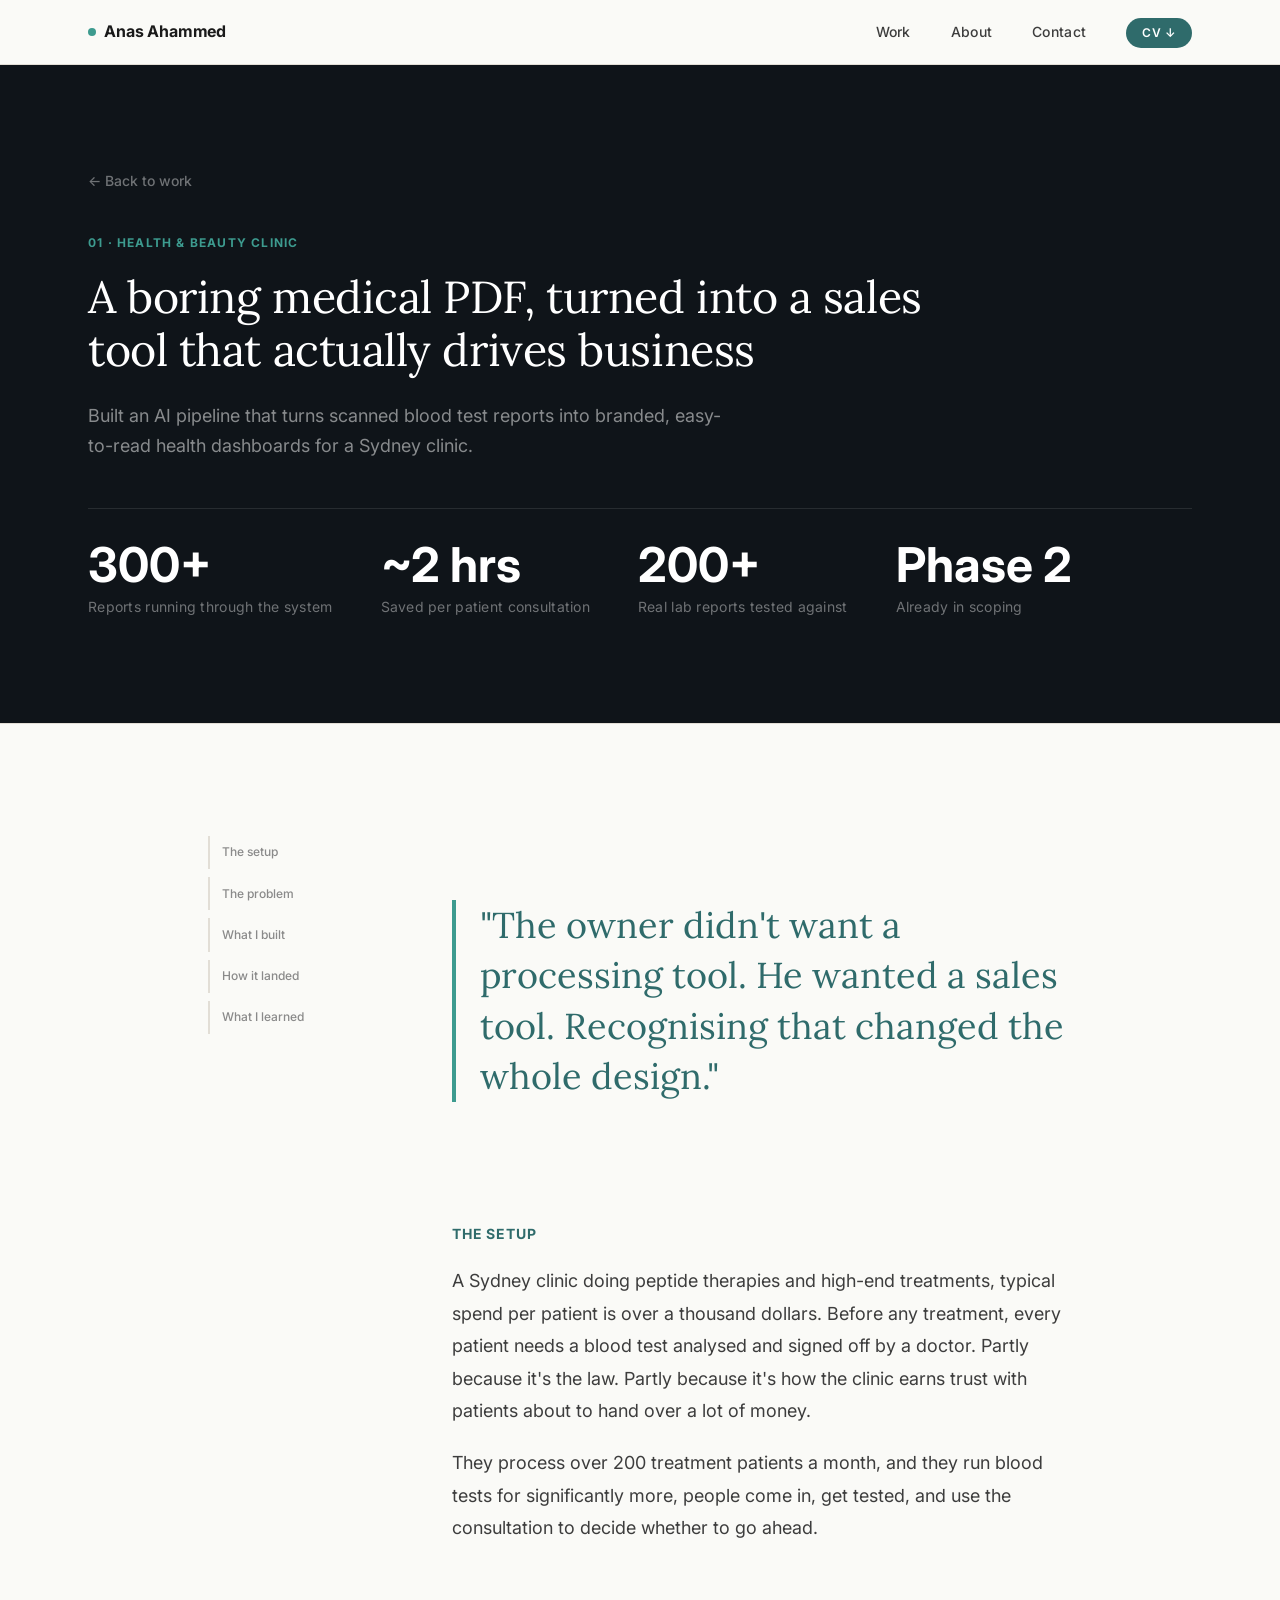
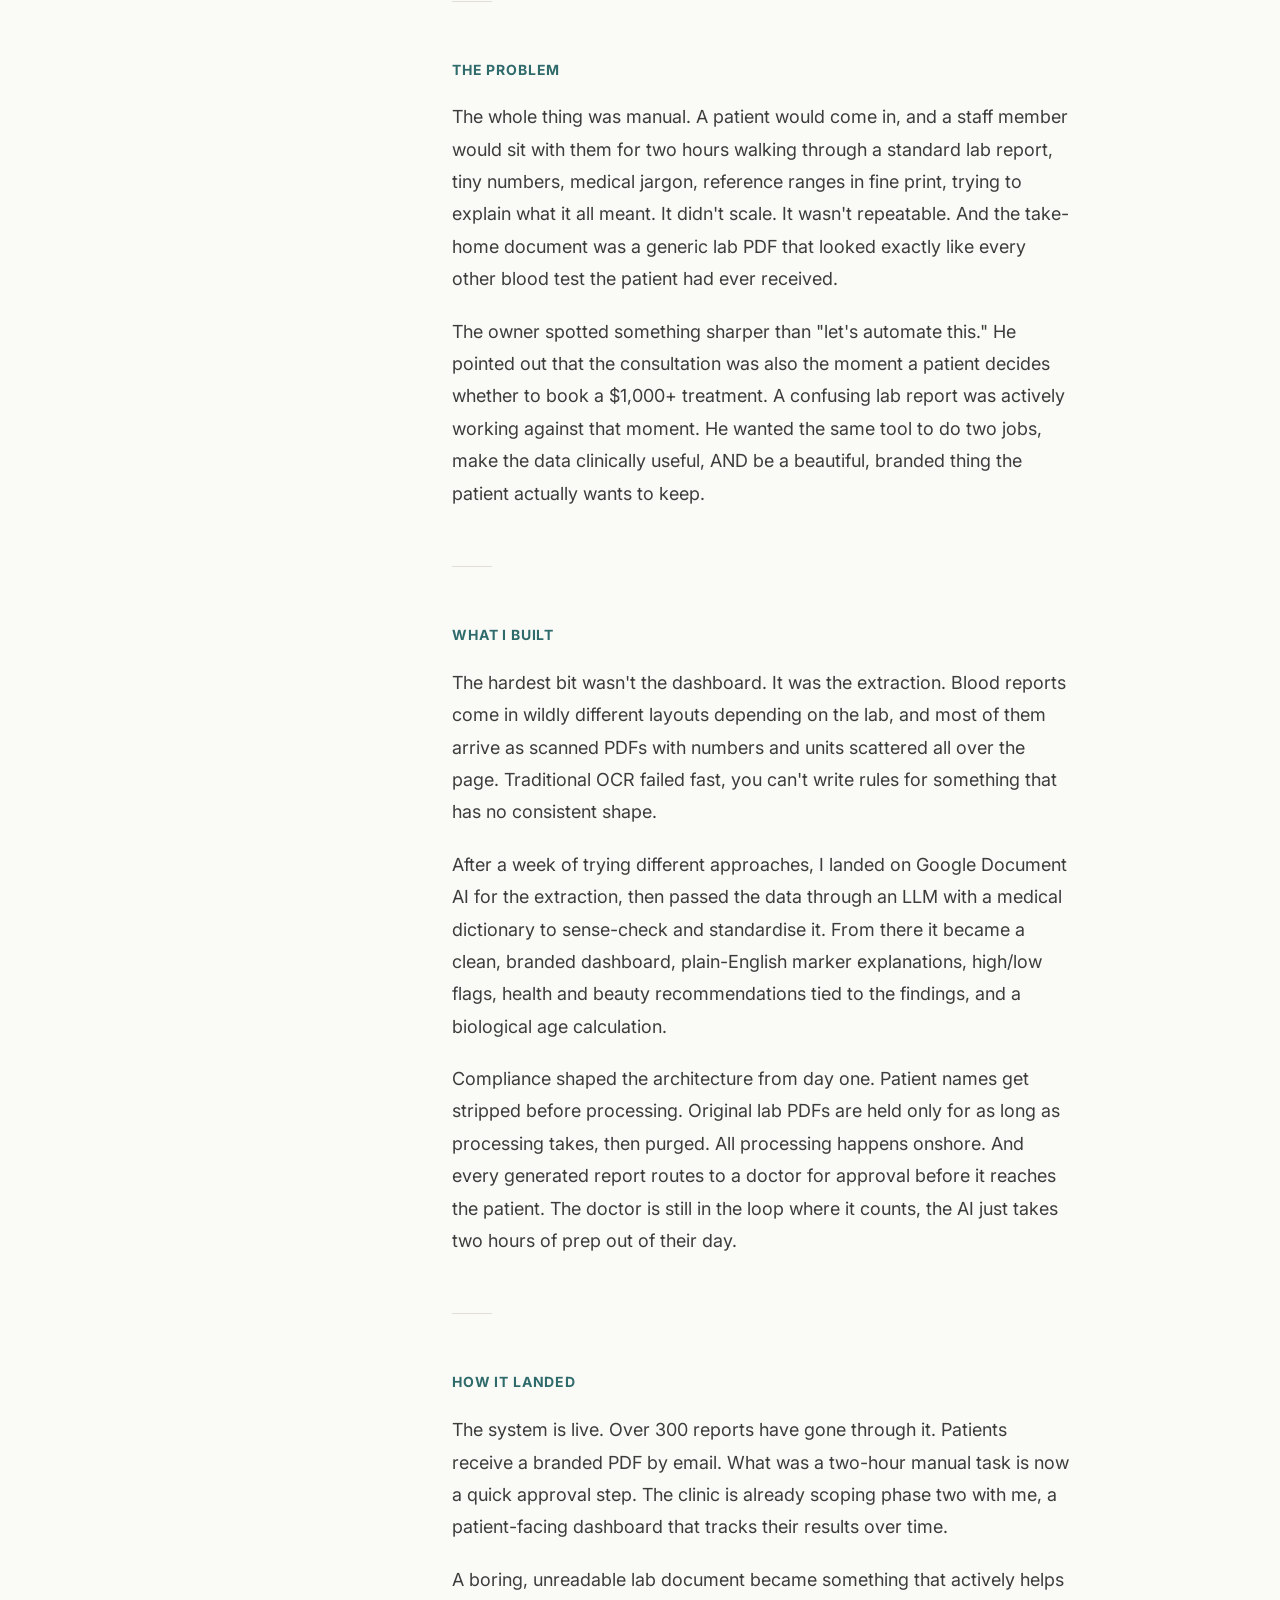
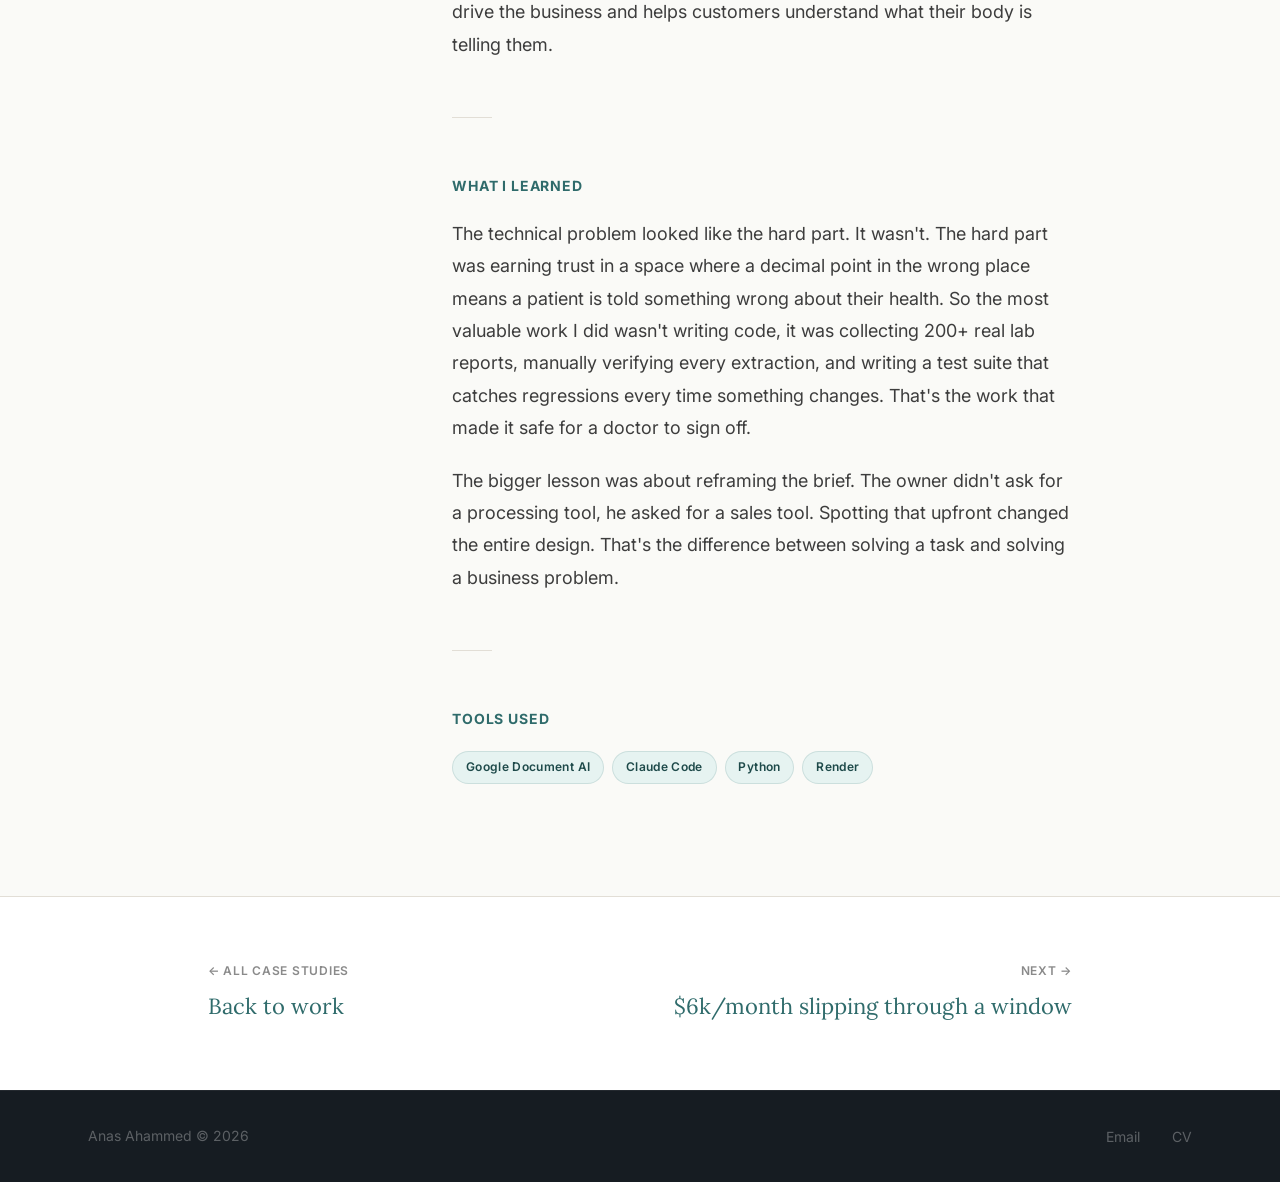
<file: case/sydney-health-clinic.html>
<!DOCTYPE html>
<html lang="en">
<head>
    <meta charset="UTF-8">
    <meta name="viewport" content="width=device-width, initial-scale=1.0">
    <title>Case 01 — Sydney Health Clinic | Anas Ahammed</title>
    <meta name="description" content="A boring medical PDF, turned into a sales tool that actually drives business. AI pipeline for blood-test report processing at a Sydney clinic.">
    <link rel="icon" type="image/x-icon" href="../favicon.ico">
    <link rel="icon" type="image/png" sizes="32x32" href="../favicon-32x32.png">
    <link rel="apple-touch-icon" sizes="180x180" href="../apple-touch-icon.png">
    <link rel="stylesheet" href="../style.css">
</head>
<body class="case-study-page">
    <div class="reading-progress" id="readingProgress"></div>

    <header class="site-nav">
        <div class="nav-inner">
            <a href="../index.html" class="nav-logo">Anas Ahammed</a>
            <ul class="nav-links" id="navLinks">
                <li><a href="../index.html#case-studies">Work</a></li>
                <li><a href="../index.html#about">About</a></li>
                <li><a href="../index.html#contact">Contact</a></li>
                <li><a href="../cv.html" class="nav-cv">CV ↓</a></li>
            </ul>
            <button class="nav-toggle" id="navToggle" aria-label="Toggle navigation" aria-expanded="false">
                <span></span><span></span><span></span>
            </button>
        </div>
    </header>

    <main>
        <section class="case-hero">
            <div class="container">
                <a class="case-hero__back" href="../index.html#case-studies">← Back to work</a>
                <p class="case-hero__tag">01 · Health &amp; beauty clinic</p>
                <h1 class="case-hero__headline">
                    A boring medical PDF, turned into a sales tool that actually drives business
                </h1>
                <p class="case-hero__oneliner">
                    Built an AI pipeline that turns scanned blood test reports into branded, easy-to-read health dashboards for a Sydney clinic.
                </p>
                <div class="case-facts">
                    <div class="case-fact-item"><span class="case-fact-item__value">300+</span><span class="case-fact-item__label">Reports running through the system</span></div>
                    <div class="case-fact-item"><span class="case-fact-item__value">~2 hrs</span><span class="case-fact-item__label">Saved per patient consultation</span></div>
                    <div class="case-fact-item"><span class="case-fact-item__value">200+</span><span class="case-fact-item__label">Real lab reports tested against</span></div>
                    <div class="case-fact-item"><span class="case-fact-item__value">Phase 2</span><span class="case-fact-item__label">Already in scoping</span></div>
                </div>
            </div>
        </section>

        <section class="case-body">
            <div class="case-body__inner">
                <nav class="case-labels" aria-label="Case study sections">
                    <span class="case-label-item">The setup</span>
                    <span class="case-label-item">The problem</span>
                    <span class="case-label-item">What I built</span>
                    <span class="case-label-item">How it landed</span>
                    <span class="case-label-item">What I learned</span>
                </nav>

                <div class="case-sections">

                    <blockquote class="case-pull-quote reveal">
                        "The owner didn't want a processing tool. He wanted a sales tool. Recognising that changed the whole design."
                    </blockquote>

                    <div class="case-section reveal">
                        <h2 class="case-section__heading">The setup</h2>
                        <div class="case-section__body">
                            <p>A Sydney clinic doing peptide therapies and high-end treatments, typical spend per patient is over a thousand dollars. Before any treatment, every patient needs a blood test analysed and signed off by a doctor. Partly because it's the law. Partly because it's how the clinic earns trust with patients about to hand over a lot of money.</p>
                            <p>They process over 200 treatment patients a month, and they run blood tests for significantly more, people come in, get tested, and use the consultation to decide whether to go ahead.</p>
                        </div>
                    </div>

                    <div class="case-section reveal">
                        <h2 class="case-section__heading">The problem</h2>
                        <div class="case-section__body">
                            <p>The whole thing was manual. A patient would come in, and a staff member would sit with them for two hours walking through a standard lab report, tiny numbers, medical jargon, reference ranges in fine print, trying to explain what it all meant. It didn't scale. It wasn't repeatable. And the take-home document was a generic lab PDF that looked exactly like every other blood test the patient had ever received.</p>
                            <p>The owner spotted something sharper than "let's automate this." He pointed out that the consultation was also the moment a patient decides whether to book a $1,000+ treatment. A confusing lab report was actively working against that moment. He wanted the same tool to do two jobs, make the data clinically useful, AND be a beautiful, branded thing the patient actually wants to keep.</p>
                        </div>
                    </div>

                    <div class="case-section reveal">
                        <h2 class="case-section__heading">What I built</h2>
                        <div class="case-section__body">
                            <p>The hardest bit wasn't the dashboard. It was the extraction. Blood reports come in wildly different layouts depending on the lab, and most of them arrive as scanned PDFs with numbers and units scattered all over the page. Traditional OCR failed fast, you can't write rules for something that has no consistent shape.</p>
                            <p>After a week of trying different approaches, I landed on Google Document AI for the extraction, then passed the data through an LLM with a medical dictionary to sense-check and standardise it. From there it became a clean, branded dashboard, plain-English marker explanations, high/low flags, health and beauty recommendations tied to the findings, and a biological age calculation.</p>
                            <p>Compliance shaped the architecture from day one. Patient names get stripped before processing. Original lab PDFs are held only for as long as processing takes, then purged. All processing happens onshore. And every generated report routes to a doctor for approval before it reaches the patient. The doctor is still in the loop where it counts, the AI just takes two hours of prep out of their day.</p>
                        </div>
                    </div>

                    <div class="case-section reveal">
                        <h2 class="case-section__heading">How it landed</h2>
                        <div class="case-section__body">
                            <p>The system is live. Over 300 reports have gone through it. Patients receive a branded PDF by email. What was a two-hour manual task is now a quick approval step. The clinic is already scoping phase two with me, a patient-facing dashboard that tracks their results over time.</p>
                            <p>A boring, unreadable lab document became something that actively helps drive the business and helps customers understand what their body is telling them.</p>
                        </div>
                    </div>

                    <div class="case-section reveal">
                        <h2 class="case-section__heading">What I learned</h2>
                        <div class="case-section__body">
                            <p>The technical problem looked like the hard part. It wasn't. The hard part was earning trust in a space where a decimal point in the wrong place means a patient is told something wrong about their health. So the most valuable work I did wasn't writing code, it was collecting 200+ real lab reports, manually verifying every extraction, and writing a test suite that catches regressions every time something changes. That's the work that made it safe for a doctor to sign off.</p>
                            <p>The bigger lesson was about reframing the brief. The owner didn't ask for a processing tool, he asked for a sales tool. Spotting that upfront changed the entire design. That's the difference between solving a task and solving a business problem.</p>
                        </div>
                    </div>

                    <div class="case-section reveal">
                        <h2 class="case-section__heading">Tools used</h2>
                        <div class="tools-used">
                            <span class="tool-tag">Google Document AI</span>
                            <span class="tool-tag">Claude Code</span>
                            <span class="tool-tag">Python</span>
                            <span class="tool-tag">Render</span>
                        </div>
                    </div>

                </div>
            </div>
        </section>

        <nav class="case-nav" aria-label="Case study navigation">
            <div class="case-nav__inner">
                <a href="../index.html#case-studies" class="case-nav__link">
                    <span class="case-nav__label">← All case studies</span>
                    <span class="case-nav__title">Back to work</span>
                </a>
                <a href="franchise-network.html" class="case-nav__link" style="text-align:right;">
                    <span class="case-nav__label">Next →</span>
                    <span class="case-nav__title">$6k/month slipping through a window</span>
                </a>
            </div>
        </nav>
    </main>

    <footer class="site-footer">
        <div class="footer-inner">
            <span class="footer-name">Anas Ahammed © 2026</span>
            <ul class="footer-links">
                <li><a href="mailto:anasmoin@gmail.com">Email</a></li>
                <li><a href="../cv.html">CV</a></li>
            </ul>
        </div>
    </footer>

    <script>
        const obs = new IntersectionObserver(e => e.forEach(x => { if(x.isIntersecting){x.target.classList.add('is-visible');obs.unobserve(x.target);}}),{threshold:0.08,rootMargin:'0px 0px -40px 0px'});
        document.querySelectorAll('.reveal').forEach(el => obs.observe(el));
        const t=document.getElementById('navToggle'),nl=document.getElementById('navLinks');
        t.addEventListener('click',()=>{const o=nl.classList.toggle('is-open');t.setAttribute('aria-expanded',o);});
        window.addEventListener('scroll',()=>{const p=document.getElementById('readingProgress');const h=document.documentElement.scrollHeight-window.innerHeight;p.style.width=((window.scrollY/h)*100)+'%';});
    </script>
</body>
</html>
</file>
<file: style.css>
/* ============================================================
   DESIGN SYSTEM — Ahmed Ahammed · AI Builder & Adoption Specialist
   Warm · Personal · Typography-first · Restrained colour
   ============================================================ */

@import url('https://fonts.googleapis.com/css2?family=Inter:wght@300;400;500;600;700&family=Lora:ital,wght@0,400;0,500;0,600;1,400&display=swap');

:root {
    /* Core palette — monochrome base */
    --ink:          #1a1a1a;
    --ink-light:    #3d3d3d;
    --ink-faint:    #8a8a8a;
    --surface:      #fafaf7;
    --surface-alt:  #f2f0ec;
    --white:        #ffffff;
    --border:       #e2ded6;

    /* ONE accent — muted teal, used as punctuation */
    --accent:       #2f6b6b;
    --accent-mid:   #3d9b8f;
    --accent-light: #e6f3f1;
    --accent-dark:  #1e4a4a;

    /* Warm tint for pull-quotes, facts hover */
    --warm:         #c15a3f;
    --warm-light:   #fdf0ec;

    /* Dark sections */
    --ink-section:  #0f1419;
    --ink-section2: #161c22;

    /* Card colours — restrained, only for case study accents */
    --card-1: #2f6b6b;
    --card-2: #b07d3a;
    --card-3: #6b5b8d;
    --card-4: #b85c4a;
    --card-5: #3d6b7a;

    /* Typography */
    --font-sans: 'Inter', -apple-system, BlinkMacSystemFont, 'Segoe UI', sans-serif;
    --font-serif: 'Lora', Georgia, serif;

    /* Spacing */
    --space-xs:   0.5rem;
    --space-sm:   1rem;
    --space-md:   2rem;
    --space-lg:   4rem;
    --space-xl:   7rem;

    /* Type scale */
    --text-xs:    0.75rem;
    --text-sm:    0.875rem;
    --text-base:  1rem;
    --text-md:    1.125rem;
    --text-lg:    1.375rem;
    --text-xl:    1.75rem;
    --text-2xl:   2.25rem;
    --text-3xl:   3rem;
    --text-hero:  clamp(2.4rem, 4.5vw, 3.75rem);

    /* Layout */
    --max-content: 720px;
    --max-wide:    1200px;
    --radius:      6px;
    --radius-lg:   12px;
}

/* ============================================================
   RESET & BASE
   ============================================================ */

*, *::before, *::after {
    box-sizing: border-box;
    margin: 0;
    padding: 0;
}

html {
    scroll-behavior: smooth;
    font-size: 16px;
}

body {
    background-color: var(--surface);
    color: var(--ink);
    font-family: var(--font-sans);
    font-size: var(--text-base);
    line-height: 1.7;
    -webkit-font-smoothing: antialiased;
    -moz-osx-font-smoothing: grayscale;
    overflow-x: hidden;
}

img { max-width: 100%; display: block; }

a {
    color: var(--accent);
    text-decoration: none;
    transition: color 0.2s;
}

a:hover { color: var(--accent-dark); }

/* ============================================================
   LAYOUT
   ============================================================ */

.container {
    max-width: var(--max-wide);
    margin-inline: auto;
    padding-inline: clamp(1.5rem, 5vw, 3rem);
}

.container--narrow {
    max-width: var(--max-content);
    margin-inline: auto;
    padding-inline: clamp(1.5rem, 5vw, 3rem);
}

section {
    padding-block: var(--space-xl);
}

/* ============================================================
   NAVIGATION
   ============================================================ */

.site-nav {
    position: sticky;
    top: 0;
    z-index: 200;
    background: rgba(250, 250, 247, 0.96);
    backdrop-filter: blur(12px);
    border-bottom: 1px solid var(--border);
}

.nav-inner {
    max-width: var(--max-wide);
    margin-inline: auto;
    padding-inline: clamp(1.5rem, 5vw, 3rem);
    height: 64px;
    display: flex;
    align-items: center;
    justify-content: space-between;
}

.nav-logo {
    font-family: var(--font-sans);
    font-weight: 700;
    font-size: var(--text-base);
    color: var(--ink);
    letter-spacing: -0.01em;
    text-decoration: none;
    display: flex;
    align-items: center;
    gap: 0.5rem;
}

.nav-logo::before {
    content: '';
    width: 8px;
    height: 8px;
    border-radius: 50%;
    background: var(--accent-mid);
    display: inline-block;
    flex-shrink: 0;
}

.nav-logo:hover { color: var(--ink); }

.nav-links {
    display: flex;
    list-style: none;
    gap: 2.5rem;
    align-items: center;
}

.nav-links a {
    color: var(--ink-light);
    font-size: var(--text-sm);
    font-weight: 500;
    letter-spacing: 0.02em;
    text-decoration: none;
    transition: color 0.2s;
}

.nav-links a:hover { color: var(--ink); }

.nav-links a.nav-cv {
    background: var(--accent);
    color: white;
    padding: 0.45rem 1rem;
    border-radius: 50px;
    font-weight: 600;
    font-size: var(--text-xs);
    letter-spacing: 0.04em;
    text-transform: uppercase;
    transition: background 0.2s;
}

.nav-links a.nav-cv:hover {
    background: var(--accent-dark);
    color: white;
}

/* Mobile nav */
.nav-toggle {
    display: none;
    background: none;
    border: none;
    cursor: pointer;
    padding: 0.5rem;
    flex-direction: column;
    gap: 5px;
}

.nav-toggle span {
    display: block;
    width: 22px;
    height: 2px;
    background: var(--ink);
    border-radius: 2px;
    transition: all 0.3s;
}

/* ============================================================
   HERO — dark, confident, portrait right
   ============================================================ */

.hero {
    background: var(--ink-section);
    padding-block: clamp(4.5rem, 9vw, 8rem);
    position: relative;
    overflow: hidden;
}

/* Subtle texture */
.hero::before {
    content: '';
    position: absolute;
    inset: 0;
    background-image: radial-gradient(circle, rgba(255,255,255,0.04) 1px, transparent 1px);
    background-size: 28px 28px;
    pointer-events: none;
}

/* Accent glow */
.hero::after {
    content: '';
    position: absolute;
    top: -100px;
    right: -60px;
    width: 500px;
    height: 500px;
    background: radial-gradient(circle, rgba(47, 107, 107, 0.2) 0%, transparent 70%);
    pointer-events: none;
}

.hero .container {
    position: relative;
    z-index: 1;
}

.hero__inner {
    display: grid;
    grid-template-columns: 1fr 320px;
    gap: 5rem;
    align-items: center;
}

/* Portrait */
.hero__portrait-wrap {
    position: relative;
}

.hero__portrait {
    width: 100%;
    max-width: 320px;
    aspect-ratio: 3 / 4;
    object-fit: cover;
    object-position: center top;
    border-radius: 12px 40px 12px 40px;
    display: block;
    position: relative;
    z-index: 1;
    border: 2px solid rgba(255,255,255,0.08);
}

.hero__portrait-wrap::after {
    content: '';
    position: absolute;
    bottom: -20px;
    left: 15%;
    right: 15%;
    height: 60px;
    background: radial-gradient(ellipse, rgba(47,107,107,0.2) 0%, transparent 70%);
    z-index: 0;
    pointer-events: none;
}

.hero__eyebrow {
    font-size: var(--text-xs);
    font-weight: 600;
    letter-spacing: 0.1em;
    text-transform: uppercase;
    color: var(--accent-mid);
    margin-bottom: 1.5rem;
    display: block;
}

.hero__headline {
    font-family: var(--font-serif);
    font-size: var(--text-hero);
    font-weight: 400;
    line-height: 1.18;
    color: var(--white);
    max-width: 760px;
    margin-bottom: 1.75rem;
    letter-spacing: -0.02em;
}

.hero__headline em {
    font-style: italic;
    color: var(--accent-mid);
}

.hero__sub {
    font-size: var(--text-md);
    line-height: 1.75;
    color: rgba(255,255,255,0.55);
    max-width: 580px;
    margin-bottom: 2.5rem;
}

.hero__ctas {
    display: flex;
    gap: 1.5rem;
    align-items: center;
    flex-wrap: wrap;
    margin-bottom: 1.5rem;
}

.hero__caption {
    font-size: var(--text-xs);
    color: rgba(255,255,255,0.3);
    max-width: 480px;
    line-height: 1.55;
}

/* ============================================================
   BUTTONS
   ============================================================ */

.btn {
    display: inline-flex;
    align-items: center;
    gap: 0.5rem;
    padding: 0.8rem 1.75rem;
    font-family: var(--font-sans);
    font-size: var(--text-sm);
    font-weight: 600;
    letter-spacing: 0.01em;
    text-decoration: none;
    border-radius: var(--radius);
    cursor: pointer;
    transition: all 0.2s ease;
    border: 1.5px solid transparent;
}

.btn--primary {
    background: var(--accent);
    color: var(--white);
    border-color: var(--accent);
}

.btn--primary:hover {
    background: var(--accent-dark);
    border-color: var(--accent-dark);
    color: var(--white);
    transform: translateY(-1px);
    box-shadow: 0 4px 14px rgba(47, 107, 107, 0.3);
}

.btn--text {
    background: none;
    color: rgba(255,255,255,0.7);
    padding: 0;
    border: none;
    font-weight: 500;
    text-decoration: underline;
    text-underline-offset: 3px;
    text-decoration-color: rgba(255,255,255,0.25);
}

.btn--text:hover {
    color: white;
    text-decoration-color: rgba(255,255,255,0.6);
}

/* ============================================================
   FACTS BAR — "A few things about me"
   ============================================================ */

.facts-bar {
    padding-block: 3.5rem;
    background: var(--white);
    border-bottom: 1px solid var(--border);
}

.facts-bar__label {
    text-align: center;
    font-size: var(--text-xs);
    font-weight: 600;
    letter-spacing: 0.12em;
    text-transform: uppercase;
    color: var(--ink-faint);
    margin-bottom: 2.5rem;
}

.facts-bar__grid {
    display: flex;
    justify-content: center;
    gap: 5rem;
    flex-wrap: wrap;
}

.fact-item {
    text-align: center;
    position: relative;
    cursor: default;
}

.fact-item__value {
    font-size: var(--text-3xl);
    font-weight: 700;
    color: var(--ink);
    display: block;
    line-height: 1;
    margin-bottom: 0.4rem;
}

.fact-item__label {
    font-size: var(--text-sm);
    color: var(--ink-faint);
}

/* Tooltip on hover */
.fact-item__tooltip {
    position: absolute;
    bottom: calc(100% + 12px);
    left: 50%;
    transform: translateX(-50%) translateY(6px);
    background: var(--ink);
    color: rgba(255,255,255,0.85);
    font-size: var(--text-xs);
    padding: 0.5rem 0.85rem;
    border-radius: var(--radius);
    white-space: nowrap;
    opacity: 0;
    pointer-events: none;
    transition: opacity 0.25s, transform 0.25s;
    z-index: 10;
}

.fact-item__tooltip::after {
    content: '';
    position: absolute;
    top: 100%;
    left: 50%;
    transform: translateX(-50%);
    border: 5px solid transparent;
    border-top-color: var(--ink);
}

.fact-item:hover .fact-item__tooltip {
    opacity: 1;
    transform: translateX(-50%) translateY(0);
}

/* ============================================================
   SECTION HEADINGS
   ============================================================ */

.section-label {
    display: inline-flex;
    align-items: center;
    gap: 0.5rem;
    font-size: var(--text-xs);
    font-weight: 700;
    letter-spacing: 0.1em;
    text-transform: uppercase;
    color: var(--accent);
    margin-bottom: 1rem;
}

.section-label::before {
    content: '';
    width: 20px;
    height: 2px;
    background: var(--accent-mid);
    display: inline-block;
    border-radius: 2px;
}

.section-heading {
    font-family: var(--font-serif);
    font-size: var(--text-2xl);
    font-weight: 400;
    color: var(--ink);
    margin-bottom: 1rem;
    letter-spacing: -0.01em;
    line-height: 1.25;
}

.section-intro {
    font-size: var(--text-md);
    line-height: 1.75;
    color: var(--ink-light);
    max-width: 640px;
}

/* ============================================================
   CASE STUDIES GRID
   ============================================================ */

#case-studies {
    border-top: 1px solid var(--border);
    background: var(--surface);
}

.case-grid {
    display: grid;
    grid-template-columns: repeat(2, 1fr);
    gap: 1.5rem;
    margin-top: var(--space-lg);
}

.case-card {
    background: var(--white);
    padding: 2.25rem;
    border-radius: var(--radius-lg);
    border: 1px solid var(--border);
    text-decoration: none;
    color: inherit;
    display: flex;
    flex-direction: column;
    gap: 1.1rem;
    transition: transform 0.25s ease, box-shadow 0.25s ease, border-color 0.25s;
    position: relative;
    overflow: hidden;
}

.case-card:nth-child(1) { --card-color: var(--card-1); }
.case-card:nth-child(2) { --card-color: var(--card-2); }
.case-card:nth-child(3) { --card-color: var(--card-3); }
.case-card:nth-child(4) { --card-color: var(--card-4); }
.case-card:nth-child(5) { --card-color: var(--card-5); }

.case-card::before {
    content: '';
    position: absolute;
    top: 0; left: 0; right: 0;
    height: 3px;
    background: var(--card-color);
    border-radius: var(--radius-lg) var(--radius-lg) 0 0;
    opacity: 0.6;
    transition: opacity 0.25s;
}

.case-card:hover {
    transform: translateY(-4px);
    box-shadow: 0 12px 40px rgba(0,0,0,0.08);
    border-color: rgba(0,0,0,0.12);
}

.case-card:hover::before { opacity: 1; }
.case-card:hover .case-card__arrow { transform: translateX(5px); }

.case-card__meta {
    display: flex;
    align-items: center;
    gap: 0.6rem;
    flex-wrap: wrap;
}

.case-card__num {
    font-size: var(--text-xs);
    font-weight: 800;
    letter-spacing: 0.08em;
    color: var(--card-color, var(--ink-faint));
}

.case-card__tag {
    font-size: var(--text-xs);
    font-weight: 500;
    letter-spacing: 0.04em;
    color: var(--ink-faint);
}

.case-card__status {
    display: inline-block;
    font-size: 0.65rem;
    font-weight: 600;
    padding: 0.15rem 0.55rem;
    border-radius: 50px;
    background: var(--accent-light);
    color: var(--accent-dark);
    letter-spacing: 0.03em;
    margin-left: auto;
    text-transform: uppercase;
}

.case-card__headline {
    font-family: var(--font-serif);
    font-size: var(--text-lg);
    line-height: 1.35;
    color: var(--ink);
    font-weight: 400;
}

.case-card__summary {
    font-size: var(--text-sm);
    color: var(--ink-light);
    line-height: 1.65;
}

.case-card__facts {
    display: flex;
    gap: 1.5rem;
    flex-wrap: wrap;
    padding: 0.85rem 0;
    border-top: 1px solid var(--border);
    border-bottom: 1px solid var(--border);
    margin-top: auto;
}

.case-fact__value {
    font-size: var(--text-xl);
    font-weight: 700;
    color: var(--card-color, var(--accent));
    display: block;
    line-height: 1;
    margin-bottom: 0.15rem;
}

.case-fact__label {
    font-size: var(--text-xs);
    color: var(--ink-faint);
    letter-spacing: 0.02em;
}

.case-card__cta {
    display: flex;
    align-items: center;
    gap: 0.5rem;
    font-size: var(--text-sm);
    font-weight: 600;
    color: var(--card-color, var(--accent));
}

.case-card__arrow {
    display: inline-block;
    transition: transform 0.2s;
}

/* ============================================================
   ABOUT
   ============================================================ */

#about {
    border-top: 1px solid var(--border);
    background: var(--white);
}

.about-grid {
    display: grid;
    grid-template-columns: 1fr 2fr;
    gap: 5rem;
    align-items: start;
}

.about-sidebar {
    position: sticky;
    top: 90px;
}

.about-sidebar__heading {
    font-family: var(--font-serif);
    font-size: var(--text-2xl);
    font-weight: 400;
    color: var(--ink);
    letter-spacing: -0.01em;
    line-height: 1.2;
    margin-bottom: 2rem;
}

.about-sidebar__philosophy {
    font-size: var(--text-md);
    font-style: italic;
    color: var(--accent);
    line-height: 1.6;
    border-left: 3px solid var(--accent-mid);
    padding-left: 1rem;
    margin-bottom: 2rem;
}

.about-sidebar__badge {
    display: inline-flex;
    align-items: center;
    gap: 0.5rem;
    font-size: var(--text-xs);
    font-weight: 600;
    color: var(--ink-light);
    background: var(--surface-alt);
    border: 1px solid var(--border);
    padding: 0.4rem 0.8rem;
    border-radius: 50px;
}

.about-body p {
    font-size: var(--text-md);
    line-height: 1.8;
    color: var(--ink-light);
    margin-bottom: 1.75rem;
}

.about-body p:last-child { margin-bottom: 0; }

/* ============================================================
   PROJECTS — dark section
   ============================================================ */

#projects {
    border-top: 1px solid var(--border);
    background: var(--ink-section);
}

#projects .section-label {
    color: var(--accent-mid);
}

#projects .section-label::before {
    background: var(--accent-mid);
}

#projects .section-heading {
    color: var(--white);
}

.projects-intro {
    display: grid;
    grid-template-columns: 1fr 1fr;
    gap: 4rem;
    margin-bottom: var(--space-lg);
    align-items: end;
}

.projects-intro .section-intro {
    color: rgba(255,255,255,0.5);
}

.project-cards {
    display: grid;
    grid-template-columns: repeat(2, 1fr);
    gap: 1.5rem;
}

.project-card {
    background: rgba(255,255,255,0.04);
    border: 1px solid rgba(255,255,255,0.08);
    border-radius: var(--radius-lg);
    padding: 2rem;
    display: flex;
    flex-direction: column;
    gap: 1rem;
    transition: background 0.25s, border-color 0.25s, transform 0.25s;
}

.project-card:hover {
    background: rgba(255,255,255,0.07);
    border-color: rgba(47,107,107,0.3);
    transform: translateY(-2px);
}

.project-card__year {
    font-size: var(--text-xs);
    font-weight: 600;
    letter-spacing: 0.08em;
    color: var(--accent-mid);
    text-transform: uppercase;
}

.project-card__title {
    font-family: var(--font-serif);
    font-size: var(--text-xl);
    font-weight: 400;
    color: var(--white);
    line-height: 1.25;
}

.project-card__subtitle {
    font-size: var(--text-sm);
    font-style: italic;
    color: rgba(255,255,255,0.5);
}

.project-card__summary {
    font-size: var(--text-sm);
    color: rgba(255,255,255,0.55);
    line-height: 1.7;
}

.project-card__status {
    display: inline-flex;
    align-self: flex-start;
    font-size: var(--text-xs);
    font-weight: 600;
    padding: 0.2rem 0.6rem;
    border-radius: 50px;
    background: rgba(47,107,107,0.12);
    color: var(--accent-mid);
    border: 1px solid rgba(47,107,107,0.2);
}

.project-card__expand-btn {
    display: flex;
    align-items: center;
    gap: 0.4rem;
    font-size: var(--text-sm);
    font-weight: 600;
    color: var(--accent-mid);
    background: none;
    border: none;
    cursor: pointer;
    padding: 0.5rem 0 0;
    text-align: left;
    transition: gap 0.2s;
}

.project-card__expand-btn:hover { gap: 0.7rem; }

.project-card__expand-btn .chevron {
    display: inline-block;
    transition: transform 0.3s;
    font-size: 0.75rem;
}

.project-card__expand-btn[aria-expanded="true"] .chevron { transform: rotate(180deg); }

.project-card__detail {
    display: grid;
    grid-template-rows: 0fr;
    transition: grid-template-rows 0.35s ease;
    overflow: hidden;
}

.project-card__detail.is-open {
    grid-template-rows: 1fr;
}

.project-card__detail-inner {
    overflow: hidden;
}

.project-card__detail-inner > * {
    padding-top: 1rem;
}

.project-card__detail p {
    font-size: var(--text-sm);
    color: rgba(255,255,255,0.5);
    line-height: 1.65;
    margin-bottom: 0.75rem;
}

/* Tech stack table */
.tech-table {
    width: 100%;
    margin-top: 1rem;
    border-collapse: collapse;
}

.tech-table td {
    font-size: var(--text-xs);
    color: rgba(255,255,255,0.5);
    padding: 0.45rem 0;
    border-bottom: 1px solid rgba(255,255,255,0.06);
    vertical-align: top;
}

.tech-table td:first-child {
    font-weight: 600;
    color: var(--accent-mid);
    width: 100px;
    padding-right: 1rem;
}

.tech-pills {
    display: flex;
    flex-wrap: wrap;
    gap: 0.4rem;
    margin-top: 0.75rem;
}

.tech-pill {
    font-size: var(--text-xs);
    font-weight: 500;
    padding: 0.2rem 0.6rem;
    background: rgba(47,107,107,0.1);
    color: var(--accent-mid);
    border-radius: 50px;
    letter-spacing: 0.02em;
    border: 1px solid rgba(47,107,107,0.2);
}

/* ============================================================
   CAPABILITIES
   ============================================================ */

#capabilities {
    border-top: 1px solid var(--border);
    background: var(--white);
}

.cap-grid {
    display: grid;
    grid-template-columns: repeat(5, 1fr);
    gap: 1.5rem;
    margin-top: var(--space-lg);
}

.cap-card {
    background: var(--surface);
    border: 1px solid var(--border);
    border-radius: var(--radius-lg);
    padding: 1.75rem;
    transition: transform 0.2s, box-shadow 0.2s;
}

.cap-card:hover {
    transform: translateY(-3px);
    box-shadow: 0 8px 24px rgba(0,0,0,0.06);
}

.cap-card__icon {
    width: 40px;
    height: 40px;
    border-radius: 10px;
    display: flex;
    align-items: center;
    justify-content: center;
    margin-bottom: 1rem;
}

.cap-card__icon svg {
    width: 20px;
    height: 20px;
    stroke-width: 1.75;
}

.cap-card:nth-child(1) .cap-card__icon { background: var(--accent-light); color: var(--accent); }
.cap-card:nth-child(2) .cap-card__icon { background: #fef3c7; color: #b07d3a; }
.cap-card:nth-child(3) .cap-card__icon { background: #ede9fe; color: #6b5b8d; }
.cap-card:nth-child(4) .cap-card__icon { background: #fde8e6; color: #b85c4a; }
.cap-card:nth-child(5) .cap-card__icon { background: #e0f2fe; color: #3d6b7a; }

.cap-card__name {
    font-size: var(--text-sm);
    font-weight: 700;
    color: var(--ink);
    margin-bottom: 0.4rem;
}

.cap-card__desc {
    font-size: var(--text-xs);
    color: var(--ink-faint);
    line-height: 1.5;
    margin-bottom: 1.25rem;
}

.cap-card__tools {
    list-style: none;
    display: flex;
    flex-direction: column;
    gap: 0.4rem;
}

.cap-card__tools li {
    font-size: var(--text-xs);
    color: var(--ink-light);
    line-height: 1.4;
    padding-left: 0.9rem;
    position: relative;
}

.cap-card__tools li::before {
    content: '—';
    position: absolute;
    left: 0;
    color: var(--border);
}

/* ============================================================
   EXPERIENCE
   ============================================================ */

#experience {
    border-top: 1px solid var(--border);
    background: var(--surface);
}

.exp-grid {
    display: grid;
    grid-template-columns: 1fr 2fr;
    gap: 5rem;
    margin-top: var(--space-lg);
}

.exp-entries {
    display: flex;
    flex-direction: column;
}

.exp-entry {
    display: grid;
    grid-template-columns: 130px 1fr;
    gap: 2rem;
    padding-bottom: 2.5rem;
    margin-bottom: 2.5rem;
    border-bottom: 1px solid var(--border);
    position: relative;
}

.exp-entry:last-child {
    border-bottom: none;
    margin-bottom: 0;
    padding-bottom: 0;
}

.exp-entry::before {
    display: none;
}

.exp-dates {
    font-size: var(--text-sm);
    color: var(--ink-faint);
    padding-top: 0.2rem;
    line-height: 1.5;
    text-align: right;
}

.exp-content { padding-left: 2.5rem; }

.exp-role {
    font-size: var(--text-base);
    font-weight: 700;
    color: var(--ink);
    margin-bottom: 0.25rem;
}

.exp-org {
    font-size: var(--text-sm);
    color: var(--ink-faint);
    margin-bottom: 0.75rem;
    font-style: italic;
}

.exp-summary {
    font-size: var(--text-sm);
    color: var(--ink-light);
    line-height: 1.65;
}

.exp-summary a { color: var(--accent); font-weight: 500; }

.education-block {
    background: var(--accent-light);
    border: 1px solid rgba(47, 107, 107, 0.15);
    border-radius: var(--radius-lg);
    padding: 2rem;
    margin-top: 2rem;
    display: flex;
    gap: 2rem;
    align-items: start;
}

.education-block__icon {
    width: 36px;
    height: 36px;
    background: var(--accent);
    border-radius: 8px;
    display: flex;
    align-items: center;
    justify-content: center;
    flex-shrink: 0;
    color: white;
}

.education-block__icon svg { width: 18px; height: 18px; }

.education-block__inst {
    font-weight: 700;
    color: var(--accent-dark);
    margin-bottom: 0.25rem;
    font-size: var(--text-sm);
}

.education-block__qual {
    font-size: var(--text-sm);
    color: var(--accent);
}

/* ============================================================
   CONTACT — dark
   ============================================================ */

#contact {
    border-top: 1px solid var(--border);
    background: var(--ink-section);
}

#contact .section-label { color: var(--accent-mid); }
#contact .section-label::before { background: var(--accent-mid); }
#contact .section-heading { color: var(--white); }

.contact-grid {
    display: grid;
    grid-template-columns: 1fr 1fr;
    gap: 5rem;
    align-items: start;
    margin-top: var(--space-lg);
}

.contact-left__intro {
    font-size: var(--text-md);
    line-height: 1.75;
    color: rgba(255,255,255,0.55);
    margin-bottom: 2.5rem;
}

.contact-detail {
    display: flex;
    align-items: center;
    gap: 0.85rem;
    margin-bottom: 1.25rem;
}

.contact-detail__icon {
    width: 40px;
    height: 40px;
    background: rgba(47,107,107,0.12);
    border-radius: 10px;
    display: flex;
    align-items: center;
    justify-content: center;
    color: var(--accent-mid);
    flex-shrink: 0;
}

.contact-detail__icon svg { width: 18px; height: 18px; }

.contact-detail__label {
    font-size: var(--text-xs);
    color: rgba(255,255,255,0.35);
    display: block;
    margin-bottom: 0.1rem;
    letter-spacing: 0.05em;
    text-transform: uppercase;
    font-weight: 600;
}

.contact-email {
    font-size: var(--text-md);
    font-weight: 600;
    color: var(--white);
    transition: color 0.2s;
}

.contact-email:hover { color: var(--accent-mid); }

.contact-note {
    font-size: var(--text-sm);
    color: rgba(255,255,255,0.35);
    line-height: 1.5;
}

.contact-form {
    display: flex;
    flex-direction: column;
    gap: 1.25rem;
    background: rgba(255,255,255,0.03);
    border: 1px solid rgba(255,255,255,0.06);
    border-radius: var(--radius-lg);
    padding: 2rem;
}

.form-field {
    display: flex;
    flex-direction: column;
    gap: 0.4rem;
}

.form-field label {
    font-size: var(--text-xs);
    font-weight: 600;
    letter-spacing: 0.07em;
    text-transform: uppercase;
    color: rgba(255,255,255,0.35);
}

.form-field input,
.form-field textarea {
    background: rgba(255,255,255,0.05);
    border: 1px solid rgba(255,255,255,0.1);
    border-radius: var(--radius);
    padding: 0.85rem 1rem;
    font-family: var(--font-sans);
    font-size: var(--text-base);
    color: var(--white);
    transition: border-color 0.2s, background 0.2s;
    outline: none;
    resize: vertical;
}

.form-field input::placeholder,
.form-field textarea::placeholder { color: rgba(255,255,255,0.18); }

.form-field input:focus,
.form-field textarea:focus {
    border-color: var(--accent-mid);
    background: rgba(47,107,107,0.06);
}

.contact-form .btn--submit {
    display: inline-flex;
    align-items: center;
    gap: 0.5rem;
    padding: 0.85rem 2rem;
    background: var(--accent);
    color: var(--white);
    border: none;
    border-radius: var(--radius);
    font-family: var(--font-sans);
    font-size: var(--text-sm);
    font-weight: 600;
    cursor: pointer;
    align-self: flex-start;
    transition: background 0.2s, transform 0.2s, box-shadow 0.2s;
}

.contact-form .btn--submit:hover {
    background: var(--accent-dark);
    transform: translateY(-1px);
    box-shadow: 0 4px 14px rgba(47, 107, 107, 0.35);
}

.contact-form .btn--submit:disabled {
    opacity: 0.8;
    cursor: not-allowed;
    transform: none;
    box-shadow: none;
}

@keyframes spin {
    from { transform: rotate(0deg); }
    to { transform: rotate(360deg); }
}

/* ============================================================
   FOOTER
   ============================================================ */

.site-footer {
    background: var(--ink-section2);
    border-top: 1px solid rgba(255,255,255,0.06);
    padding-block: 2rem;
}

.footer-inner {
    max-width: var(--max-wide);
    margin-inline: auto;
    padding-inline: clamp(1.5rem, 5vw, 3rem);
    display: flex;
    justify-content: space-between;
    align-items: center;
}

.footer-name { font-size: var(--text-sm); color: rgba(255,255,255,0.3); }

.footer-links {
    display: flex;
    gap: 2rem;
    list-style: none;
}

.footer-links a {
    font-size: var(--text-sm);
    color: rgba(255,255,255,0.3);
    text-decoration: none;
    transition: color 0.2s;
}

.footer-links a:hover { color: rgba(255,255,255,0.7); }

/* ============================================================
   SCROLL REVEAL — subtle, per build notes
   ============================================================ */

.reveal {
    opacity: 0;
    transform: translateY(8px);
    transition: opacity 0.6s ease, transform 0.6s ease;
}

.reveal.is-visible {
    opacity: 1;
    transform: none;
}

.reveal--delay-1 { transition-delay: 0.1s; }
.reveal--delay-2 { transition-delay: 0.2s; }
.reveal--delay-3 { transition-delay: 0.3s; }
.reveal--delay-4 { transition-delay: 0.4s; }

/* ============================================================
   CASE STUDY PAGES
   ============================================================ */

.case-study-page { min-height: 100vh; }

/* Reading progress bar */
.reading-progress {
    position: fixed;
    top: 64px;
    left: 0;
    width: 0%;
    height: 3px;
    background: var(--accent-mid);
    z-index: 199;
    transition: width 0.1s linear;
}

.case-hero {
    padding-block: clamp(4rem, 8vw, 7rem);
    border-bottom: 1px solid var(--border);
    background: var(--ink-section);
}

.case-hero__back {
    display: inline-flex;
    align-items: center;
    gap: 0.4rem;
    font-size: var(--text-sm);
    font-weight: 500;
    color: rgba(255,255,255,0.4);
    margin-bottom: 2.5rem;
    text-decoration: none;
    transition: color 0.2s, gap 0.2s;
}

.case-hero__back:hover { color: rgba(255,255,255,0.8); gap: 0.6rem; }

.case-hero__tag {
    font-size: var(--text-xs);
    font-weight: 700;
    letter-spacing: 0.1em;
    text-transform: uppercase;
    color: var(--accent-mid);
    margin-bottom: 1rem;
}

.case-hero__headline {
    font-family: var(--font-serif);
    font-size: clamp(1.75rem, 3.5vw, 3rem);
    font-weight: 400;
    line-height: 1.2;
    color: var(--white);
    max-width: 860px;
    margin-bottom: 1.5rem;
    letter-spacing: -0.01em;
}

.case-hero__oneliner {
    font-size: var(--text-md);
    color: rgba(255,255,255,0.5);
    max-width: 640px;
    line-height: 1.65;
    margin-bottom: 3rem;
}

/* Facts bar on case study pages */
.case-facts {
    display: flex;
    gap: 3rem;
    padding: 2rem 0 0;
    border-top: 1px solid rgba(255,255,255,0.1);
    flex-wrap: wrap;
}

.case-fact-item {}
.case-fact-item__value {
    font-size: var(--text-3xl);
    font-weight: 700;
    color: var(--white);
    line-height: 1;
    display: block;
    margin-bottom: 0.25rem;
}

.case-fact-item__label {
    font-size: var(--text-sm);
    color: rgba(255,255,255,0.4);
    letter-spacing: 0.02em;
}

/* Pull quote */
.case-pull-quote {
    font-family: var(--font-serif);
    font-size: var(--text-2xl);
    font-weight: 400;
    line-height: 1.4;
    color: var(--accent);
    border-left: 4px solid var(--accent-mid);
    padding-left: 1.5rem;
    margin: 4rem 0;
    max-width: 640px;
}

/* Case body */
.case-body {
    padding-block: var(--space-xl);
    background: var(--surface);
}

.case-body__inner {
    display: grid;
    grid-template-columns: 180px 1fr;
    gap: 4rem;
    align-items: start;
    max-width: 960px;
    margin-inline: auto;
    padding-inline: clamp(1.5rem, 5vw, 3rem);
}

.case-sections {
    display: flex;
    flex-direction: column;
    gap: 3.5rem;
}

.case-section {}

.case-section__heading {
    font-size: var(--text-sm);
    font-weight: 700;
    letter-spacing: 0.06em;
    text-transform: uppercase;
    color: var(--accent);
    margin-bottom: 1.25rem;
}

.case-section__body {
    font-size: var(--text-md);
    line-height: 1.8;
    color: var(--ink-light);
}

.case-section__body p + p { margin-top: 1.25rem; }

/* Section divider between case sections */
.case-section + .case-section::before {
    content: '';
    display: block;
    width: 40px;
    height: 1px;
    background: var(--border);
    margin-bottom: 3.5rem;
}

/* Sticky sidebar labels */
.case-labels {
    position: sticky;
    top: 90px;
    display: flex;
    flex-direction: column;
    gap: 0.5rem;
}

.case-label-item {
    font-size: var(--text-xs);
    color: var(--ink-faint);
    font-weight: 500;
    padding: 0.4rem 0;
    border-left: 2px solid var(--border);
    padding-left: 0.75rem;
    transition: color 0.2s, border-color 0.2s;
}

.case-label-item:hover,
.case-label-item.is-active {
    color: var(--ink);
    border-left-color: var(--accent);
}

/* Tools */
.tools-used {
    display: flex;
    flex-wrap: wrap;
    gap: 0.5rem;
    margin-top: 1rem;
}

.tool-tag {
    font-size: var(--text-xs);
    font-weight: 600;
    padding: 0.35rem 0.8rem;
    background: var(--accent-light);
    color: var(--accent-dark);
    border-radius: 50px;
    letter-spacing: 0.03em;
    border: 1px solid rgba(47,107,107,0.15);
}

/* Case nav */
.case-nav {
    border-top: 1px solid var(--border);
    padding-block: var(--space-lg);
    background: var(--white);
}

.case-nav__inner {
    max-width: 960px;
    margin-inline: auto;
    padding-inline: clamp(1.5rem, 5vw, 3rem);
    display: flex;
    justify-content: space-between;
    align-items: center;
}

.case-nav__label {
    font-size: var(--text-xs);
    font-weight: 600;
    letter-spacing: 0.06em;
    text-transform: uppercase;
    color: var(--ink-faint);
    display: block;
    margin-bottom: 0.4rem;
}

.case-nav__title {
    font-family: var(--font-serif);
    font-size: var(--text-lg);
    color: var(--accent);
    font-weight: 400;
}

.case-nav__link {
    text-decoration: none;
    transition: opacity 0.2s;
}

.case-nav__link:hover { opacity: 0.7; }

/* ============================================================
   IMPLEMENTATION WORK
   ============================================================ */

#implementation-work {
    border-top: 1px solid var(--border);
    background: var(--surface);
}

/* Sub-labels within the section */
.impl-sub-label {
    font-size: var(--text-xs);
    font-weight: 700;
    letter-spacing: 0.08em;
    text-transform: uppercase;
    color: var(--ink-faint);
    margin-top: var(--space-lg);
    margin-bottom: 1.5rem;
}

.impl-sub-intro {
    font-size: var(--text-sm);
    color: var(--ink-light);
    margin-top: -0.75rem;
    margin-bottom: 1.5rem;
    line-height: 1.65;
}

/* ---- Flavour cards grid ---- */

.flavour-grid {
    display: grid;
    grid-template-columns: repeat(3, 1fr);
    gap: 1.5rem;
    align-items: start;
}

/* Centre the bottom row (2 cards) */
.flavour-grid .flavour-card:nth-child(4) {
    grid-column: 1 / 2;
    margin-left: auto;
    margin-right: 0;
}

/* Push cards 4 and 5 into a centred pair */
.flavour-grid::after {
    content: '';
    display: none;
}

@media (min-width: 1024px) {
    .flavour-grid {
        grid-template-columns: repeat(6, 1fr);
    }
    .flavour-grid .flavour-card:nth-child(1) { grid-column: 1 / 3; }
    .flavour-grid .flavour-card:nth-child(2) { grid-column: 3 / 5; }
    .flavour-grid .flavour-card:nth-child(3) { grid-column: 5 / 7; }
    .flavour-grid .flavour-card:nth-child(4) { grid-column: 2 / 4; margin-left: 0; }
    .flavour-grid .flavour-card:nth-child(5) { grid-column: 4 / 6; }
}

.flavour-card:nth-child(1) { --card-color: var(--card-1); }
.flavour-card:nth-child(2) { --card-color: var(--card-2); }
.flavour-card:nth-child(3) { --card-color: var(--card-3); }
.flavour-card:nth-child(4) { --card-color: var(--card-4); }
.flavour-card:nth-child(5) { --card-color: var(--card-5); }

.flavour-card {
    background: var(--white);
    border: 1px solid var(--border);
    border-radius: var(--radius-lg);
    padding: 24px;
    cursor: pointer;
    height: 140px;
    display: flex;
    flex-direction: column;
    transition: border-color 0.25s ease, box-shadow 0.25s ease;
    outline: none;
    overflow: hidden;
    position: relative;
}

.flavour-card::before {
    content: '';
    position: absolute;
    top: 0; left: 0; right: 0;
    height: 3px;
    background: var(--card-color);
    border-radius: var(--radius-lg) var(--radius-lg) 0 0;
    opacity: 0.6;
    transition: opacity 0.25s;
}

.flavour-card:hover::before,
.flavour-card[aria-expanded="true"]::before {
    opacity: 1;
}

.flavour-card[aria-expanded="true"] {
    height: auto;
}

.flavour-card:hover {
    border-color: rgba(0, 0, 0, 0.18);
}

.flavour-card:focus-visible {
    outline: 2px solid var(--accent);
    outline-offset: 2px;
}

.flavour-card__header {
    display: flex;
    justify-content: space-between;
    align-items: flex-start;
    gap: 1rem;
}

.flavour-card__label {
    font-family: var(--font-sans);
    font-size: var(--text-base);
    font-weight: 700;
    color: var(--ink);
    line-height: 1.35;
    margin-bottom: 0.4rem;
}

.flavour-card__oneliner {
    font-size: var(--text-sm);
    color: var(--ink-faint);
    line-height: 1.55;
}

.flavour-card__chevron {
    flex-shrink: 0;
    display: flex;
    align-items: center;
    justify-content: center;
    width: 28px;
    height: 28px;
    color: var(--ink-faint);
    transition: transform 0.2s ease;
    margin-top: 2px;
}

.flavour-card[aria-expanded="true"] .flavour-card__chevron {
    transform: rotate(180deg);
}

/* Accordion body — uses grid-template-rows trick for smooth expand */
.flavour-card__body {
    display: grid;
    grid-template-rows: 0fr;
    transition: grid-template-rows 0.3s ease-out;
    overflow: hidden;
}

.flavour-card[aria-expanded="true"] .flavour-card__body {
    grid-template-rows: 1fr;
}

.flavour-card__body-inner {
    overflow: hidden;
}

.flavour-card__body-inner > :first-child {
    padding-top: 1.25rem;
}

.flavour-card__body p {
    font-size: var(--text-sm);
    color: var(--ink-light);
    line-height: 1.7;
    margin-bottom: 0.75rem;
}

.flavour-card__body p:last-child {
    margin-bottom: 0;
}

/* Callout block inside expanded card */
.flavour-card__callout {
    border-left: 3px solid var(--accent-mid);
    padding-left: 1rem;
    margin-top: 1rem;
}

.flavour-card__callout p {
    font-size: var(--text-sm);
    font-style: italic;
    color: var(--accent);
    line-height: 1.6;
    margin-bottom: 0;
}

/* ---- Brand tiles grid ---- */

.brand-grid {
    display: grid;
    grid-template-columns: repeat(3, 1fr);
    gap: 1.5rem;
    align-items: start;
}

@media (min-width: 1024px) {
    .brand-grid {
        grid-template-columns: repeat(6, 1fr);
    }
    .brand-grid .brand-tile:nth-child(1) { grid-column: 1 / 3; }
    .brand-grid .brand-tile:nth-child(2) { grid-column: 3 / 5; }
    .brand-grid .brand-tile:nth-child(3) { grid-column: 5 / 7; }
    .brand-grid .brand-tile:nth-child(4) { grid-column: 2 / 4; }
    .brand-grid .brand-tile:nth-child(5) { grid-column: 4 / 6; }
}

.brand-tile:nth-child(1) { --card-color: var(--card-1); }
.brand-tile:nth-child(2) { --card-color: var(--card-2); }
.brand-tile:nth-child(3) { --card-color: var(--card-3); }
.brand-tile:nth-child(4) { --card-color: var(--card-4); }
.brand-tile:nth-child(5) { --card-color: var(--card-5); }

.brand-tile {
    background: var(--white);
    border: 1px solid var(--border);
    border-radius: var(--radius-lg);
    padding: 20px;
    cursor: pointer;
    height: 110px;
    display: flex;
    flex-direction: column;
    transition: background-color 0.25s ease, border-color 0.25s ease;
    outline: none;
    overflow: hidden;
    position: relative;
}

.brand-tile::before {
    content: '';
    position: absolute;
    top: 0; left: 0; right: 0;
    height: 3px;
    background: var(--card-color);
    border-radius: var(--radius-lg) var(--radius-lg) 0 0;
    opacity: 0.6;
    transition: opacity 0.25s;
}

.brand-tile:hover::before,
.brand-tile[aria-expanded="true"]::before {
    opacity: 1;
}

.brand-tile[aria-expanded="true"] {
    height: auto;
}

.brand-tile:hover {
    background-color: var(--surface-alt);
}

.brand-tile:focus-visible {
    outline: 2px solid var(--accent);
    outline-offset: 2px;
}

.brand-tile[aria-expanded="true"] {
    background-color: rgba(47, 107, 107, 0.05);
    border-color: rgba(47, 107, 107, 0.15);
}

.brand-tile__duration {
    font-size: var(--text-xs);
    font-weight: 600;
    letter-spacing: 0.06em;
    text-transform: uppercase;
    color: var(--ink-faint);
    margin-bottom: 0.3rem;
    display: block;
}

.brand-tile__name {
    font-family: var(--font-sans);
    font-size: var(--text-sm);
    font-weight: 700;
    color: var(--ink);
    line-height: 1.3;
    margin-bottom: 0.35rem;
}

.brand-tile__tagline {
    font-size: var(--text-xs);
    color: var(--ink-light);
    line-height: 1.5;
}

/* Accordion body for brand tiles */
.brand-tile__body {
    display: grid;
    grid-template-rows: 0fr;
    transition: grid-template-rows 0.3s ease-out;
    overflow: hidden;
}

.brand-tile[aria-expanded="true"] .brand-tile__body {
    grid-template-rows: 1fr;
}

.brand-tile__body-inner {
    overflow: hidden;
}

.brand-tile__body-inner > :first-child {
    padding-top: 1rem;
}

.brand-tile__body p {
    font-size: var(--text-sm);
    color: var(--ink-light);
    line-height: 1.65;
    margin-bottom: 0;
}

/* ---- Closing line ---- */

.impl-closing {
    text-align: center;
    font-style: italic;
    font-size: var(--text-md);
    color: var(--ink-faint);
    line-height: 1.6;
    margin-top: 5rem;
    margin-bottom: 1rem;
    max-width: 640px;
    margin-left: auto;
    margin-right: auto;
}

/* ---- Reduced motion ---- */

@media (prefers-reduced-motion: reduce) {
    .flavour-card__body,
    .brand-tile__body {
        transition: none;
    }

    .flavour-card__chevron {
        transition: none;
    }
}

/* ============================================================
   RESPONSIVE
   ============================================================ */

@media (max-width: 1100px) {
    .cap-grid { grid-template-columns: repeat(3, 1fr); }
}

@media (max-width: 900px) {
    .hero__inner {
        grid-template-columns: 1fr;
        gap: 3rem;
    }
    .hero__portrait-wrap {
        display: flex;
        justify-content: center;
        order: -1;
    }
    .hero__portrait { max-width: 240px; }
}

@media (max-width: 860px) {
    .about-grid,
    .contact-grid,
    .exp-grid,
    .projects-intro {
        grid-template-columns: 1fr;
        gap: 3rem;
    }

    .about-sidebar { position: static; }
    .case-grid { grid-template-columns: 1fr; }
    .project-cards { grid-template-columns: 1fr; }
    .cap-grid { grid-template-columns: 1fr 1fr; }

    /* Implementation work grids — tablet: 2+2+1 */
    .flavour-grid {
        grid-template-columns: repeat(2, 1fr);
    }
    .flavour-grid .flavour-card:nth-child(1),
    .flavour-grid .flavour-card:nth-child(2),
    .flavour-grid .flavour-card:nth-child(3),
    .flavour-grid .flavour-card:nth-child(4) {
        grid-column: auto;
        margin-left: 0;
    }
    .flavour-grid .flavour-card:nth-child(5) {
        grid-column: 1 / -1;
        max-width: calc(50% - 0.75rem);
        margin-inline: auto;
    }

    .brand-grid {
        grid-template-columns: repeat(2, 1fr);
    }
    .brand-grid .brand-tile:nth-child(1),
    .brand-grid .brand-tile:nth-child(2),
    .brand-grid .brand-tile:nth-child(3),
    .brand-grid .brand-tile:nth-child(4) {
        grid-column: auto;
    }
    .brand-grid .brand-tile:nth-child(5) {
        grid-column: 1 / -1;
        max-width: calc(50% - 0.75rem);
        margin-inline: auto;
    }

    .exp-entry {
        grid-template-columns: 1fr;
        gap: 0.5rem;
    }
    .exp-entry::before { display: none; }
    .exp-dates { text-align: left; }
    .exp-content { padding-left: 0; }

    .case-body__inner {
        grid-template-columns: 1fr;
        gap: 2rem;
    }

    .case-labels { position: static; flex-direction: row; flex-wrap: wrap; }
    .case-nav__inner { flex-direction: column; gap: 2rem; align-items: flex-start; }
}

@media (max-width: 600px) {
    :root {
        --space-xl: 4rem;
        --space-lg: 2.5rem;
    }

    .nav-links {
        display: none;
        position: absolute;
        top: 64px;
        left: 0;
        right: 0;
        background: var(--ink-section);
        border-bottom: 1px solid rgba(255,255,255,0.1);
        flex-direction: column;
        gap: 0;
        z-index: 199;
    }

    .nav-links.is-open { display: flex; }
    .nav-links li { border-bottom: 1px solid rgba(255,255,255,0.06); }
    .nav-links a { display: block; padding: 1rem 1.5rem; color: rgba(255,255,255,0.7); }
    .nav-links a:hover { color: white; }
    .nav-toggle { display: flex; }

    .cap-grid { grid-template-columns: 1fr; }
    .case-facts { gap: 2rem; }

    /* Implementation work grids — mobile: stacked */
    .flavour-grid {
        grid-template-columns: 1fr;
    }
    .flavour-grid .flavour-card:nth-child(5) {
        max-width: none;
    }

    .brand-grid {
        grid-template-columns: 1fr;
    }
    .brand-grid .brand-tile:nth-child(5) {
        max-width: none;
    }
    .facts-bar__grid { gap: 3rem; }
    .footer-inner { flex-direction: column; gap: 1rem; }
}
</file>
